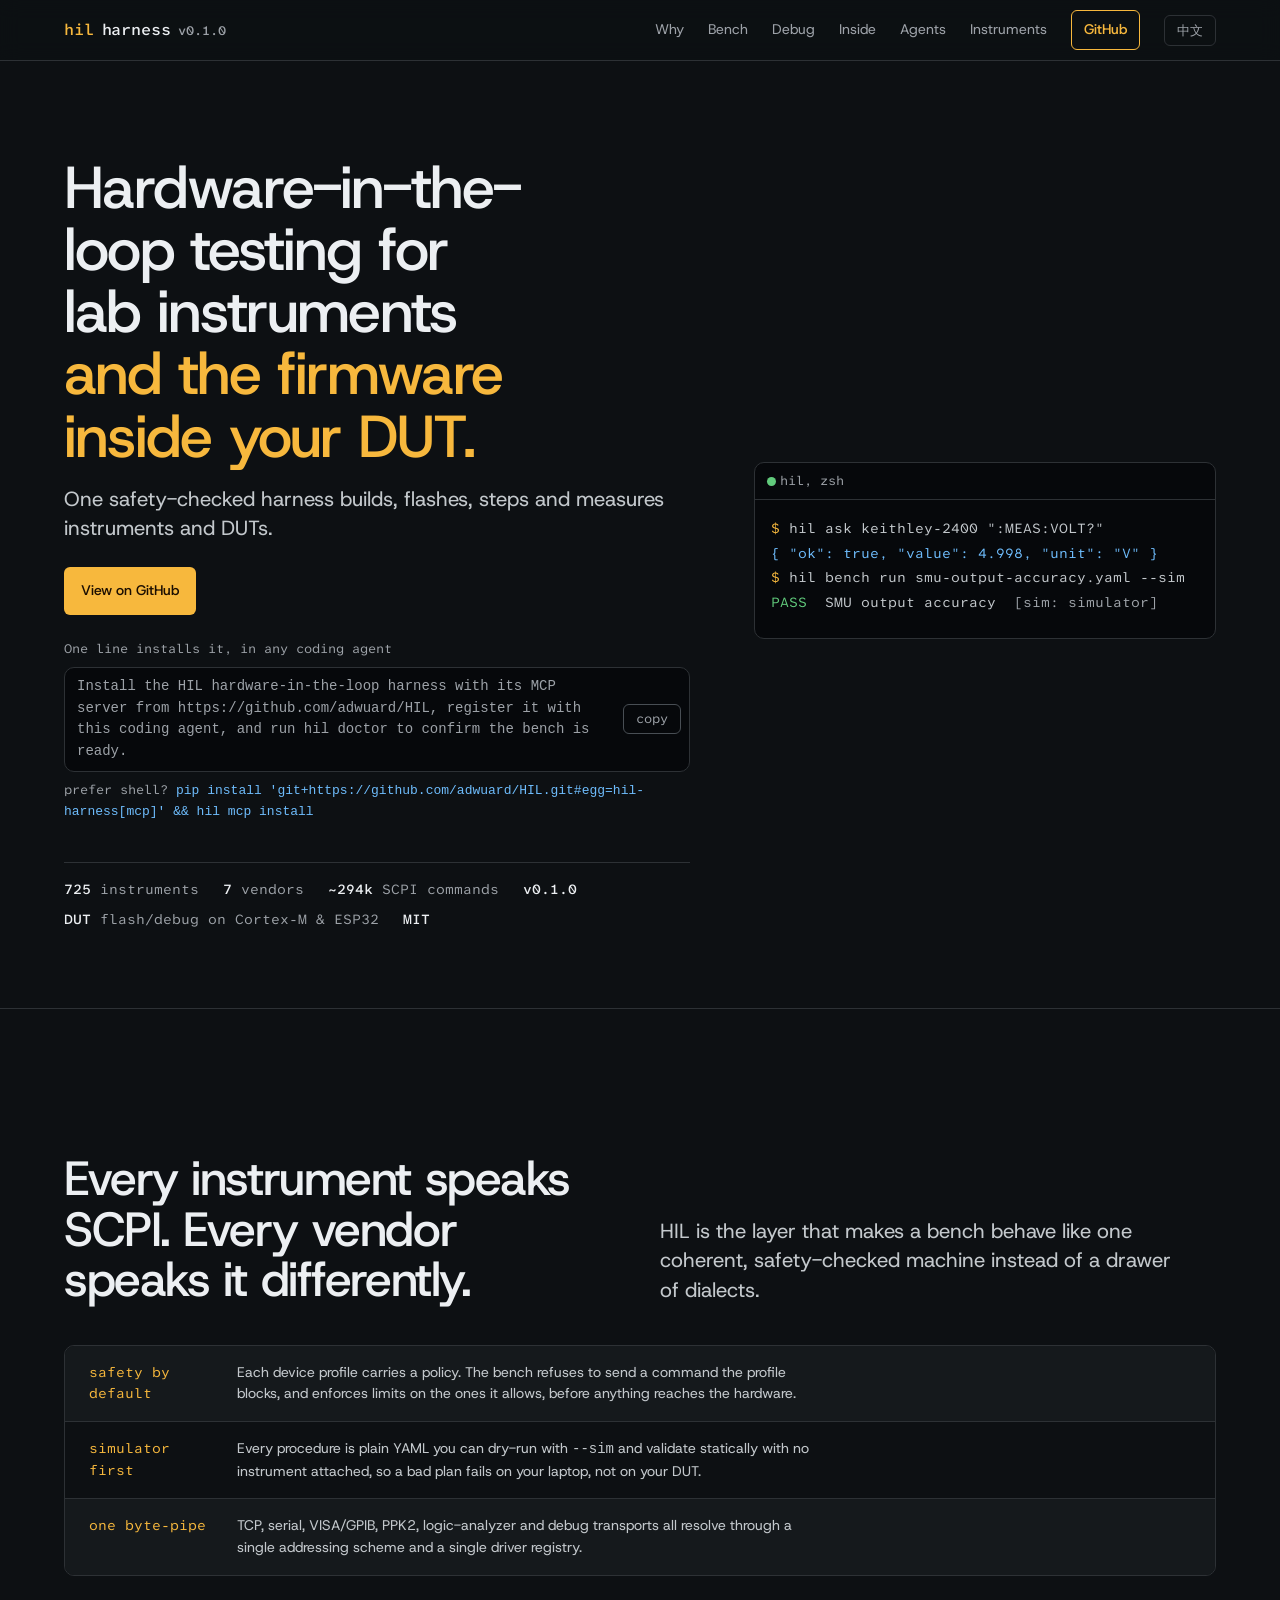
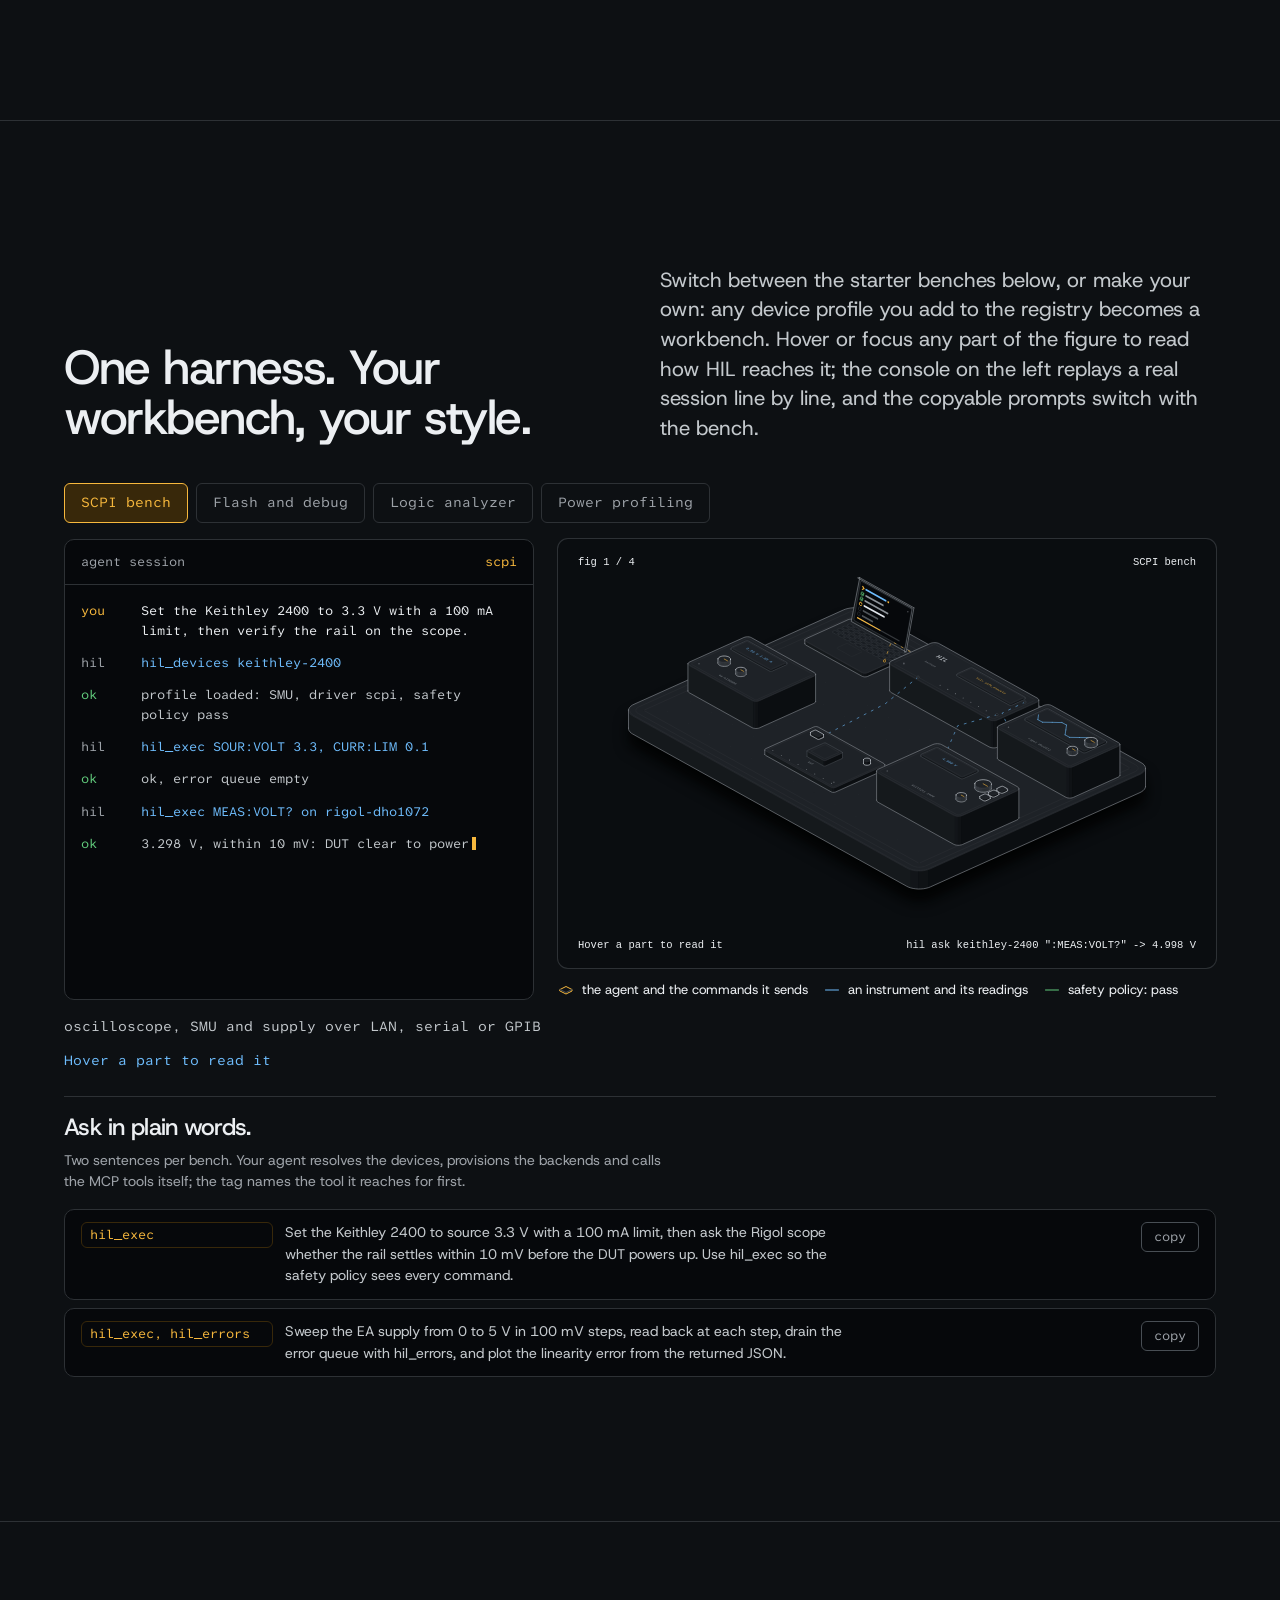
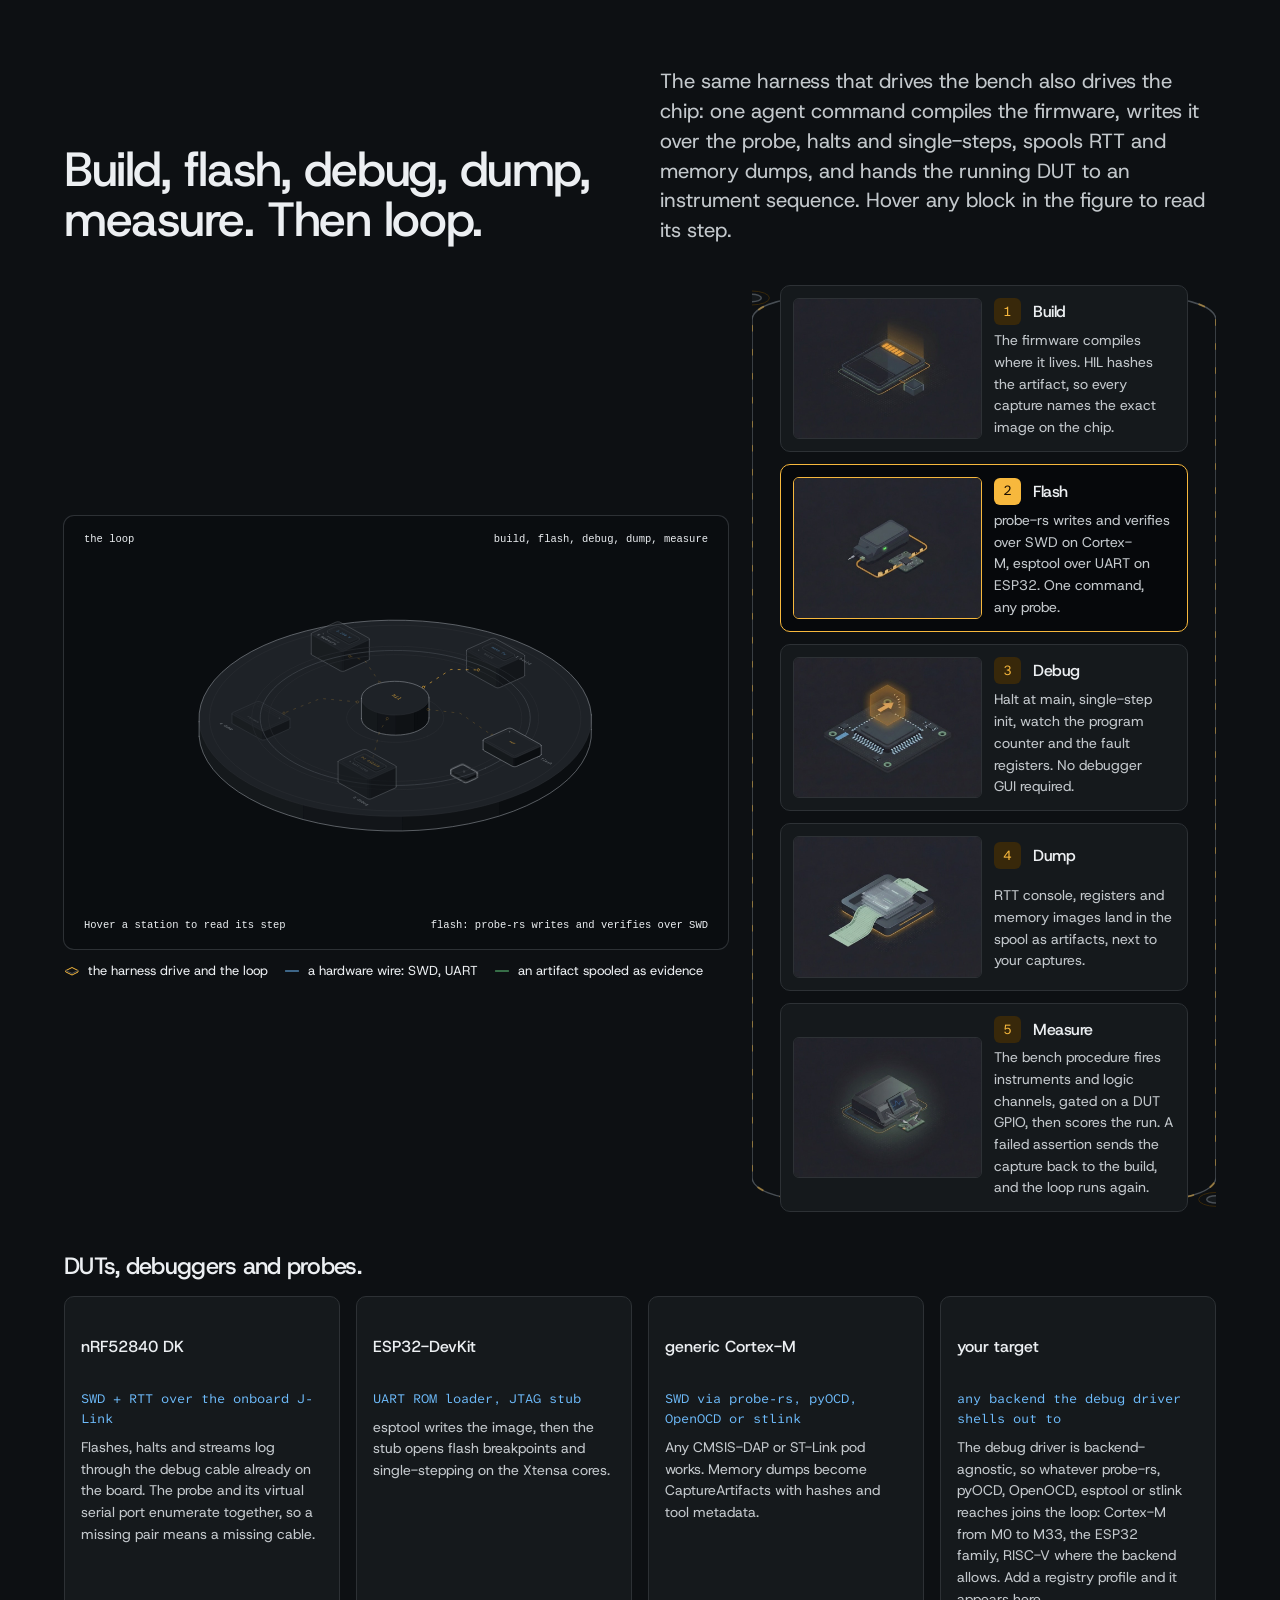
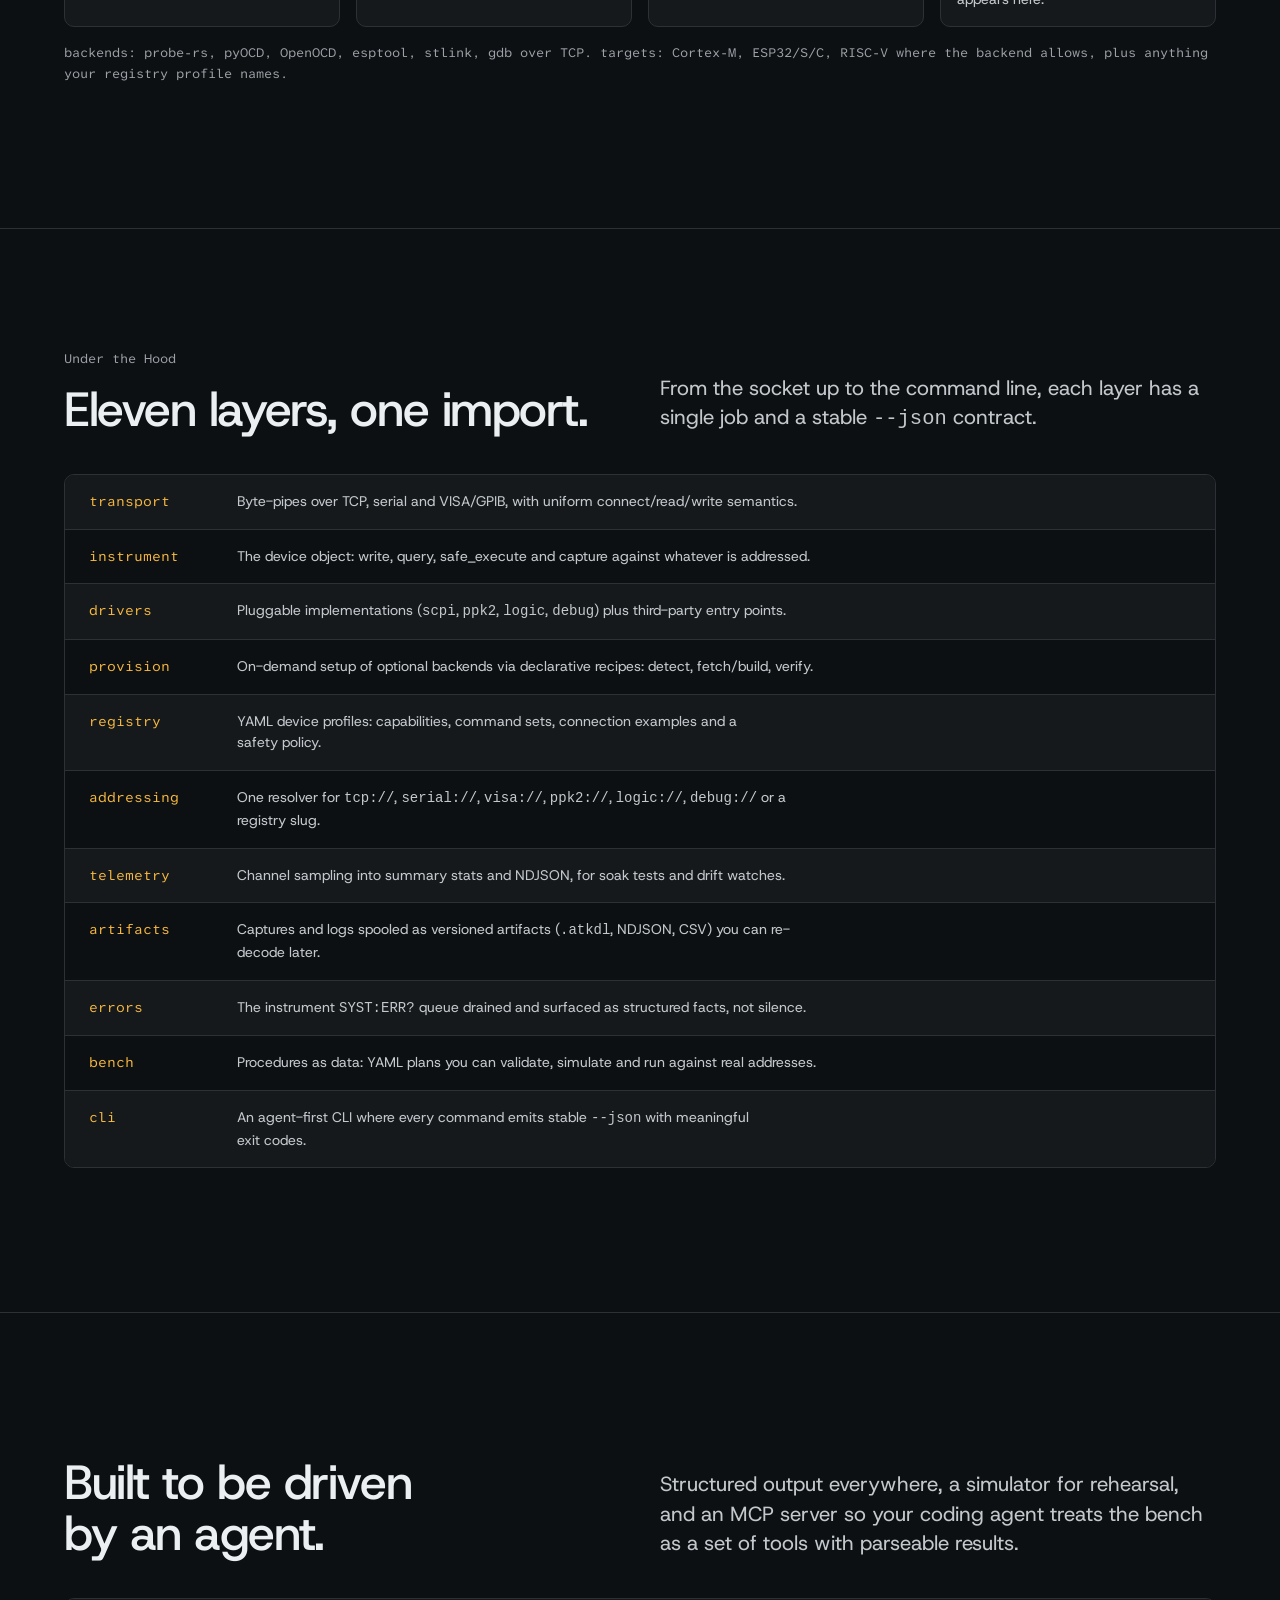
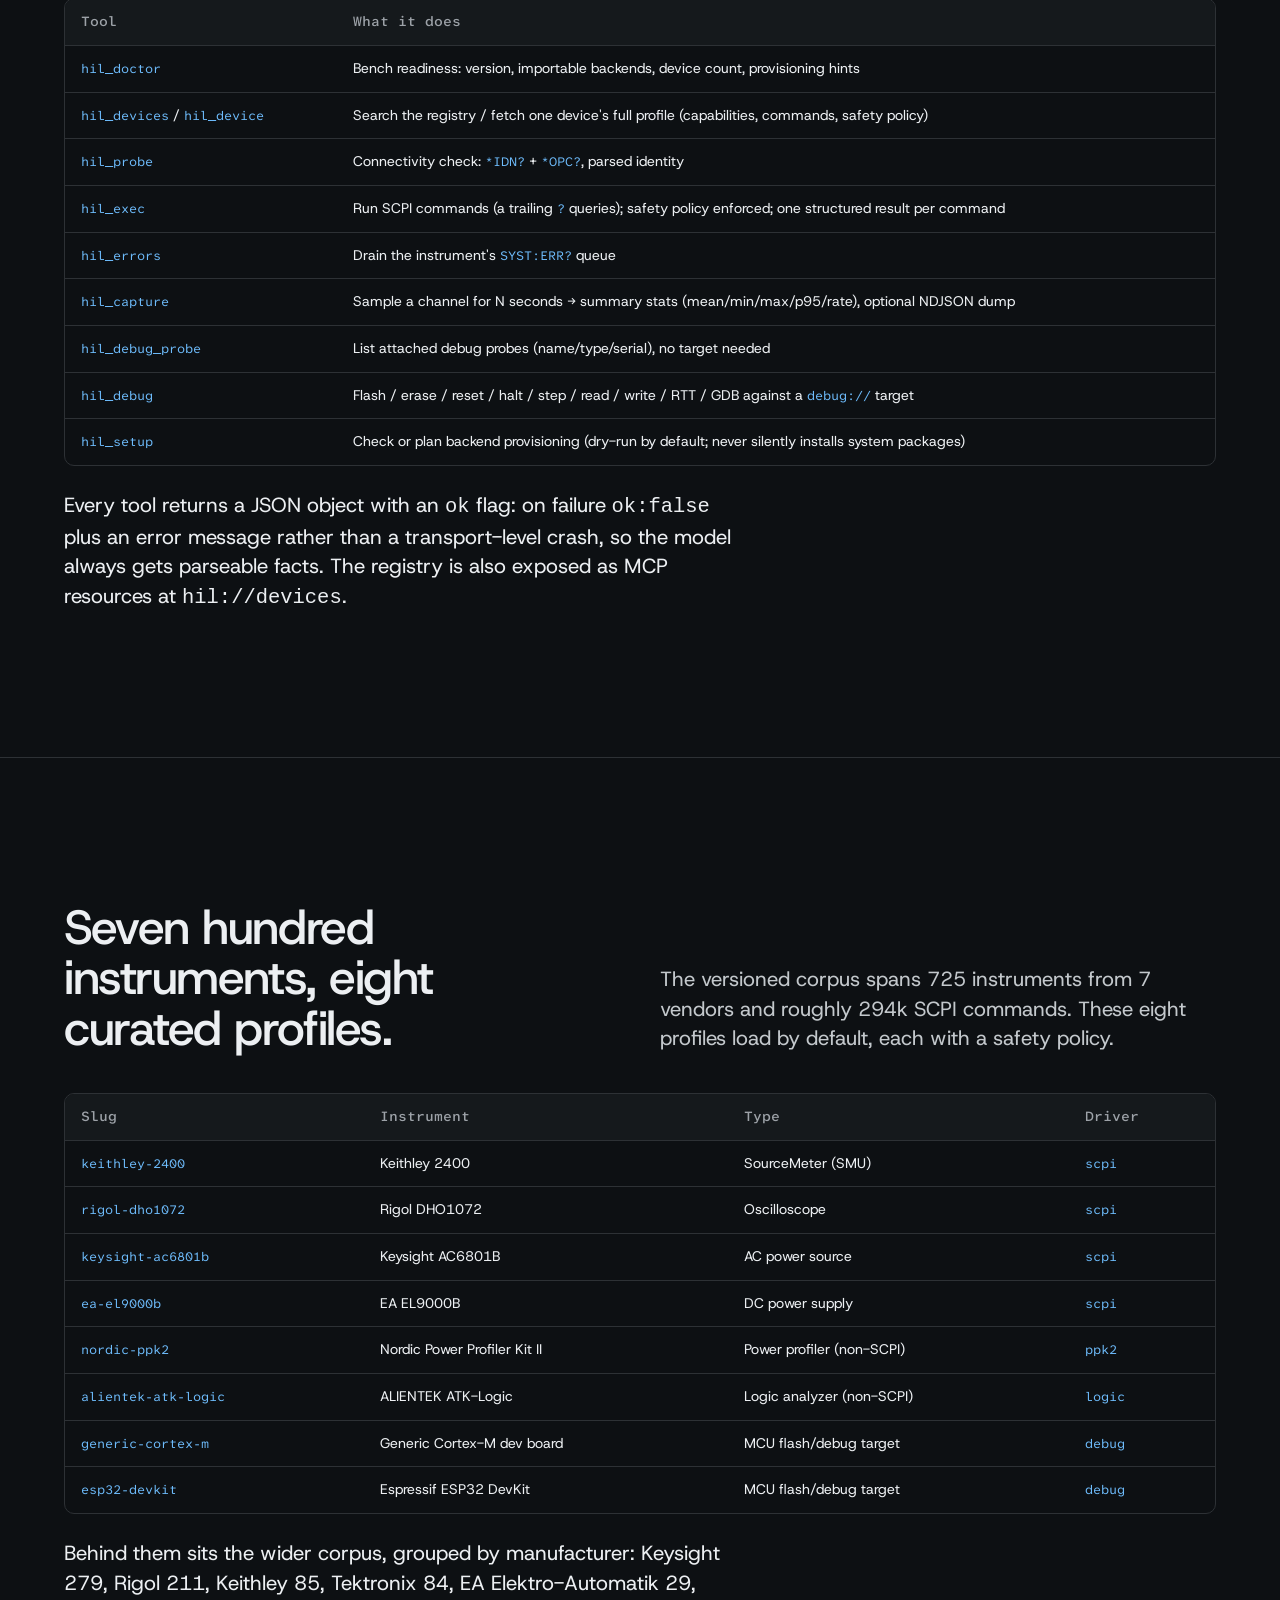
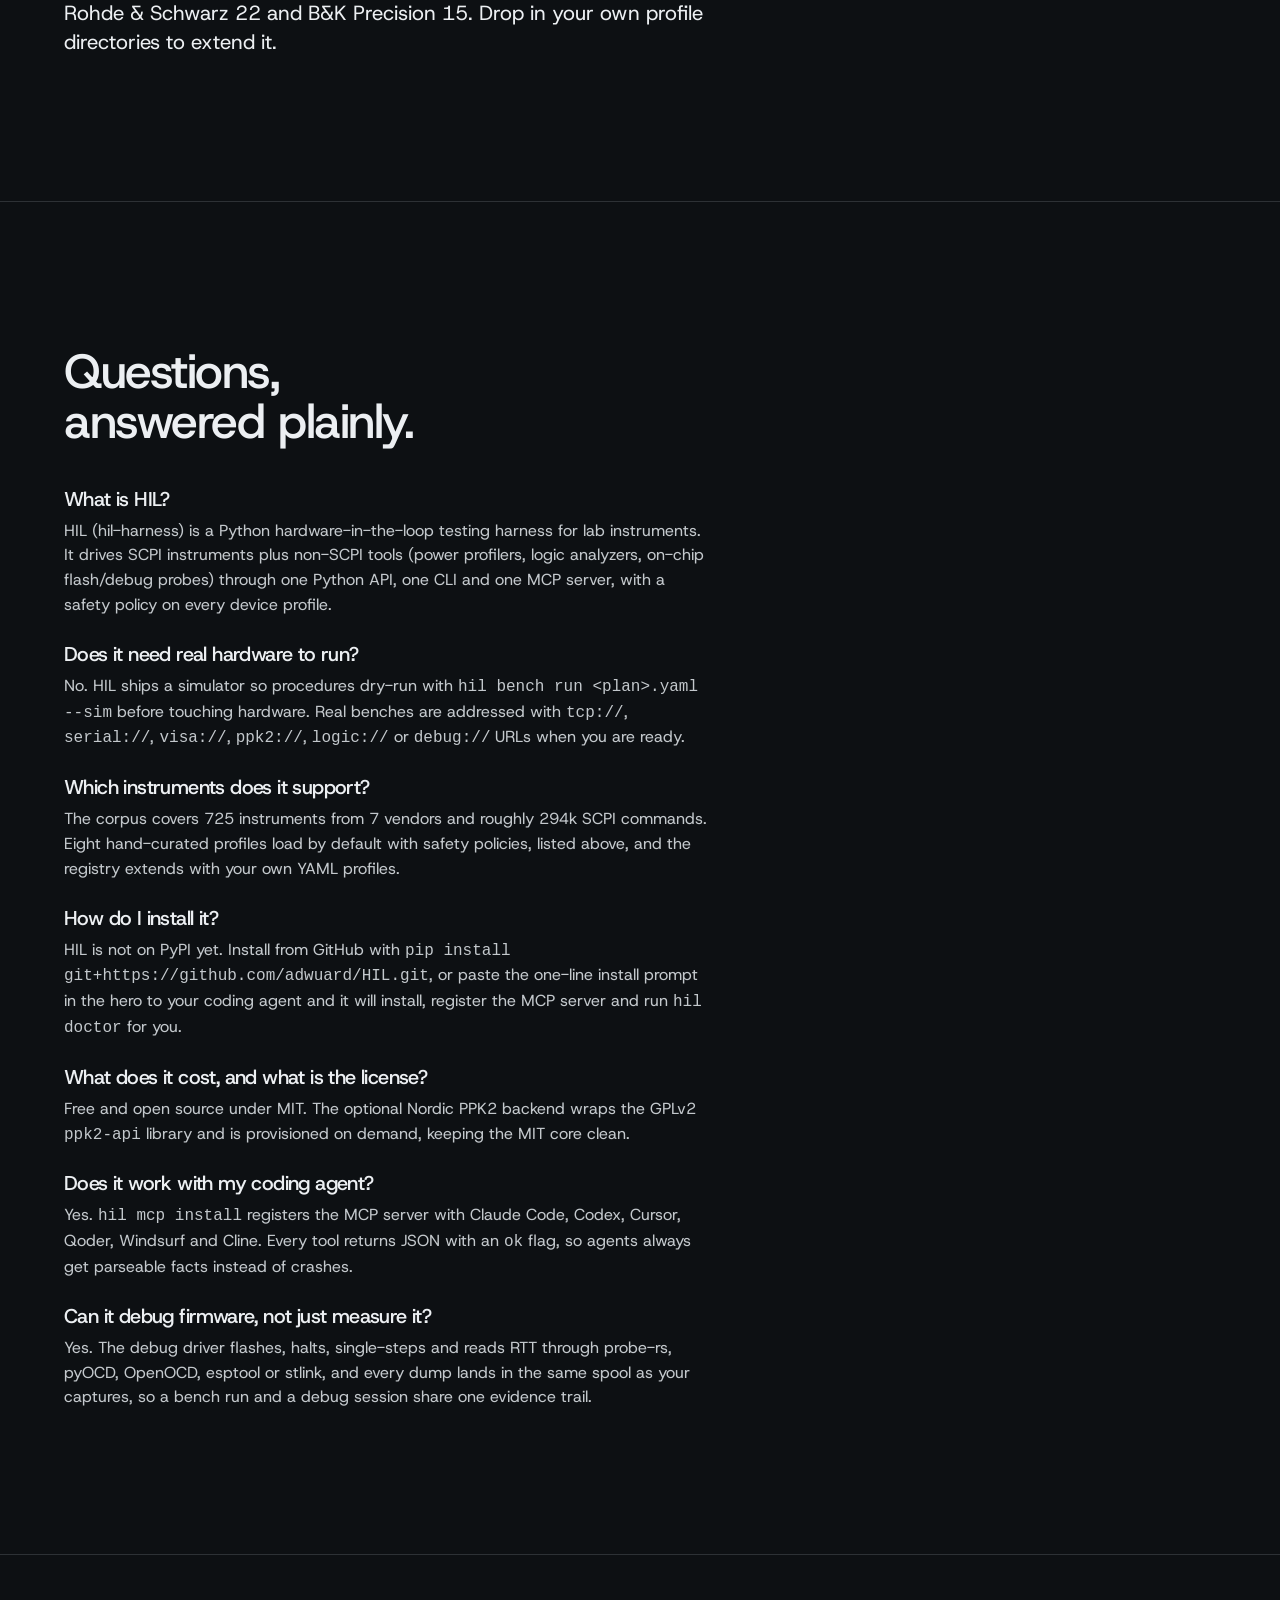
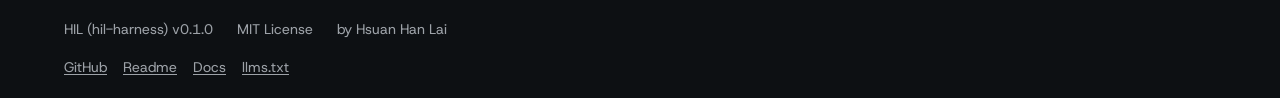
<file: site/index.html>
<!doctype html>
<html lang="en">
<script>/* set html.zh before first paint: stored choice wins, else browser language */(function(){try{var s=localStorage.getItem("hil-lang");var zh=s?s==="zh":(navigator.languages||[navigator.language||""]).some(function(l){return /^zh\b|^zh-/i.test(l);});if(zh){var r=document.documentElement;r.classList.add("zh");r.setAttribute("lang","zh-CN");}}catch(e){}})();</script>
<head>
<meta charset="utf-8">
<meta name="viewport" content="width=device-width, initial-scale=1">
<title>HIL: Hardware-in-the-Loop testing for lab instruments</title>
<meta name="description" content="Hardware-in-the-loop testing for lab instruments: 725 SCPI devices across 7 vendors, plus power profilers, logic analyzers and debug probes. Safety-checked, agent-ready.">
<link rel="canonical" href="https://hsuanhanlai.com/HIL/">
<meta name="theme-color" content="#15181c">
<link rel="icon" type="image/svg+xml" href="./assets/img/favicon.svg">
<meta property="og:type" content="website">
<meta property="og:site_name" content="HIL">
<meta property="og:title" content="HIL: Hardware-in-the-Loop testing for lab instruments">
<meta property="og:description" content="One Python harness that drives 725 SCPI instruments across 7 vendors, plus power profilers, logic analyzers and flash/debug probes, all safety-checked and agent-ready.">
<meta property="og:url" content="https://hsuanhanlai.com/HIL/">
<meta property="og:image" content="https://hsuanhanlai.com/HIL/assets/img/og-hero.png">
<meta property="og:image:width" content="1200">
<meta property="og:image:height" content="630">
<meta name="twitter:card" content="summary_large_image">
<meta name="twitter:title" content="HIL: Hardware-in-the-Loop testing for lab instruments">
<meta name="twitter:description" content="One Python harness that drives 725 SCPI instruments across 7 vendors, plus power profilers, logic analyzers and flash/debug probes, all safety-checked and agent-ready.">
<meta name="twitter:image" content="https://hsuanhanlai.com/HIL/assets/img/og-hero.png">
<link rel="preconnect" href="https://fonts.googleapis.com">
<link rel="preconnect" href="https://fonts.gstatic.com" crossorigin>
<link href="https://fonts.googleapis.com/css2?family=Host+Grotesk:wght@400;500&family=Atkinson+Hyperlegible+Mono:wght@400;500&display=swap" rel="stylesheet">
<link rel="stylesheet" href="./assets/styles.css">
<script type="application/ld+json">
{"@context":"https://schema.org","@graph":[
{"@type":"SoftwareApplication","name":"HIL","alternateName":"hil-harness","applicationCategory":"DeveloperApplication","operatingSystem":"Python 3.10+","softwareVersion":"0.1.0","license":"https://opensource.org/licenses/MIT","codeRepository":"https://github.com/adwuard/HIL","url":"https://hsuanhanlai.com/HIL/","description":"Hardware-in-the-loop testing harness for lab instruments: drives SCPI instruments, power profilers, logic analyzers and on-chip flash/debug probes from one Python API, CLI and MCP server, with a safety policy on every device.","author":{"@type":"Person","name":"Hsuan Han Lai"},"offers":{"@type":"Offer","price":"0","priceCurrency":"USD"}},
{"@type":"WebSite","name":"HIL","url":"https://hsuanhanlai.com/HIL/"},
{"@type":"FAQPage","mainEntity":[
{"@type":"Question","name":"What is HIL?","acceptedAnswer":{"@type":"Answer","text":"HIL (hil-harness) is a Python hardware-in-the-loop testing harness for lab instruments. It drives SCPI instruments plus non-SCPI tools such as power profilers, logic analyzers and on-chip flash/debug probes through one Python API, one CLI and one MCP server, with a safety policy attached to every device profile."}},
{"@type":"Question","name":"Does HIL need real hardware to run?","acceptedAnswer":{"@type":"Answer","text":"No. HIL ships a simulator so procedures can be dry-run with `hil bench run <plan>.yaml --sim` before touching real hardware. Real benches are addressed with tcp://, serial://, visa://, ppk2://, logic:// or debug:// URLs when you are ready."}},
{"@type":"Question","name":"Which instruments does HIL support?","acceptedAnswer":{"@type":"Answer","text":"The versioned corpus covers 725 instruments from 7 vendors and roughly 294k SCPI commands. Eight hand-curated profiles load by default with safety policies: Keithley 2400, Rigol DHO1072, Keysight AC6801B, EA EL9000B, Nordic PPK2, ALIENTEK ATK-Logic, generic Cortex-M and ESP32 DevKit."}},
{"@type":"Question","name":"How do I install HIL?","acceptedAnswer":{"@type":"Answer","text":"HIL is not on PyPI yet; install from GitHub with `pip install git+https://github.com/adwuard/HIL.git`, adding extras such as `hil-harness[mcp]` for the MCP server. Alternatively paste the one-line install prompt on this page to your coding agent."}},
{"@type":"Question","name":"What does HIL cost and what is the license?","acceptedAnswer":{"@type":"Answer","text":"HIL is free and open source under the MIT license. The optional Nordic PPK2 backend wraps the GPLv2 ppk2-api library and is provisioned on demand, keeping the MIT core clean."}},
{"@type":"Question","name":"Does HIL work with my coding agent?","acceptedAnswer":{"@type":"Answer","text":"Yes. `hil mcp install` registers the HIL MCP server with Claude Code, Codex, Cursor, Qoder, Windsurf and Cline. Every tool returns a JSON object with an ok flag so agents always receive parseable facts."}},
{"@type":"Question","name":"Can HIL debug firmware, not just measure it?","acceptedAnswer":{"@type":"Answer","text":"Yes. The debug driver flashes, halts, single-steps and reads RTT through probe-rs, pyOCD, OpenOCD, esptool or stlink. Dumps land in the same spool as captures, so bench runs and debug sessions share one evidence trail."}}
]}]}
</script>
</head>
<body>
<a class="skip-link" href="#main"><span class="i18n-en">Skip to content</span><span class="i18n-zh">跳到正文</span></a>

<header class="site-header">
  <div class="container">
    <a class="wordmark" href="./"><span class="mark">hil</span><span>harness</span><span class="ver">v0.1.0</span></a>
    <nav class="site-nav" aria-label="Primary">
      <a href="#why"><span class="i18n-en">Why</span><span class="i18n-zh">为什么</span></a>
      <a href="#bench"><span class="i18n-en">Bench</span><span class="i18n-zh">工作台</span></a>
      <a href="#debug-loop"><span class="i18n-en">Debug</span><span class="i18n-zh">调试</span></a>
      <a href="#inside"><span class="i18n-en">Inside</span><span class="i18n-zh">深入内部</span></a>
      <a href="#agents"><span class="i18n-en">Agents</span><span class="i18n-zh">智能体</span></a>
      <a href="#instruments"><span class="i18n-en">Instruments</span><span class="i18n-zh">仪器</span></a>
      <a class="nav-cta" href="https://github.com/adwuard/HIL">GitHub</a>
      <button class="lang-toggle" type="button" data-lang-toggle aria-pressed="false" title="中文 / English"><span class="i18n-en">中文</span><span class="i18n-zh">EN</span></button>
    </nav>
  </div>
</header>

<main id="main">

  <section class="hero">
    <div class="container hero-grid">
      <div>
        <h1><span class="i18n-en">Hardware-in-the-loop testing for lab instruments <span class="h1-accent">and the firmware inside your DUT.</span></span><span class="i18n-zh">面向实验室仪器的硬件在环测试，<span class="h1-accent">也覆盖 DUT 里的固件。</span></span></h1>
        <p class="lead"><span class="i18n-en">One safety-checked harness builds, flashes, steps and measures instruments and DUTs.</span><span class="i18n-zh">一个经过安全检查的框架，负责构建、烧录、单步执行，并测量仪器与 DUT。</span></p>
        <div class="hero-cta">
          <a class="btn btn-primary" href="https://github.com/adwuard/HIL"><span class="i18n-en">View on GitHub</span><span class="i18n-zh">在 GitHub 查看</span></a>
        </div>
        <div class="hero-install">
          <p class="hero-install-label"><span class="i18n-en">One line installs it, in any coding agent</span><span class="i18n-zh">一行即可安装，适用于任何编码智能体</span></p>
          <div class="prompt-cmd"><code>Install the HIL hardware-in-the-loop harness with its MCP server from https://github.com/adwuard/HIL, register it with this coding agent, and run hil doctor to confirm the bench is ready.</code><button class="copy-btn" type="button" data-copy="Install the HIL hardware-in-the-loop harness with its MCP server from https://github.com/adwuard/HIL, register it with this coding agent, and run hil doctor to confirm the bench is ready.">copy</button></div>
          <p class="hero-install-shell"><span class="i18n-en">prefer shell? </span><span class="i18n-zh">更喜欢命令行？</span><code>pip install 'git+https://github.com/adwuard/HIL.git#egg=hil-harness[mcp]' &amp;&amp; hil mcp install</code></p>
        </div>
        <dl class="stat-strip">
          <div><b class="num">725</b> <span class="i18n-en">instruments</span><span class="i18n-zh">台仪器</span></div>
          <div><b class="num">7</b> <span class="i18n-en">vendors</span><span class="i18n-zh">家厂商</span></div>
          <div><b class="num">~294k</b> <span class="i18n-en">SCPI commands</span><span class="i18n-zh">条 SCPI 命令</span></div>
          <div><b>v0.1.0</b></div>
          <div><b>DUT</b> <span class="i18n-en">flash/debug on Cortex-M &amp; ESP32</span><span class="i18n-zh">在 Cortex-M 与 ESP32 上烧录/调试</span></div>
          <div><b>MIT</b></div>
        </dl>
      </div>
      <div class="term" aria-label="Example terminal session">
        <div class="term-bar"><span class="dot ok"></span><span>hil, zsh</span></div>
        <div class="term-body"><span class="p">$</span> hil ask keithley-2400 ":MEAS:VOLT?"
<span class="c">{ "ok": true, "value": 4.998, "unit": "V" }</span>
<span class="p">$</span> hil bench run smu-output-accuracy.yaml --sim
<span class="g">PASS</span>  SMU output accuracy  <span class="m">[sim: simulator]</span></div>
      </div>
    </div>
  </section>

  <section class="section" id="why">
    <div class="container">
      <div class="section-head">
        <h2><span class="i18n-en">Every instrument speaks SCPI. Every vendor speaks it differently.</span><span class="i18n-zh">每台仪器都说 SCPI，每家厂商的方言各不相同。</span></h2>
        <p class="lead"><span class="i18n-en">HIL is the layer that makes a bench behave like one coherent, safety-checked machine instead of a drawer of dialects.</span><span class="i18n-zh">HIL 是那一层：让整张工作台表现得像一台统一、经过安全检查的机器，而不是一抽屉方言。</span></p>
      </div>
      <div class="stack">
        <div class="stack-row"><span class="layer">safety by default</span><p><span class="i18n-en">Each device profile carries a policy. The bench refuses to send a command the profile blocks, and enforces limits on the ones it allows, before anything reaches the hardware.</span><span class="i18n-zh">每个设备档案都携带一份策略。工作台拒绝发送被档案阻止的命令，并对放行的命令强制设限，而这一切都发生在触达硬件之前。</span></p></div>
        <div class="stack-row"><span class="layer">simulator first</span><p><span class="i18n-en">Every procedure is plain YAML you can dry-run with <code>--sim</code> and validate statically with no instrument attached, so a bad plan fails on your laptop, not on your DUT.</span><span class="i18n-zh">每个流程都是纯 YAML，可以用 <code>--sim</code> 干跑，也能在不连接任何仪器的情况下静态校验，让糟糕的计划失败在你的笔记本上，而不是 DUT 上。</span></p></div>
        <div class="stack-row"><span class="layer">one byte-pipe</span><p><span class="i18n-en">TCP, serial, VISA/GPIB, PPK2, logic-analyzer and debug transports all resolve through a single addressing scheme and a single driver registry.</span><span class="i18n-zh">TCP、串口、VISA/GPIB、PPK2、逻辑分析仪与调试传输，全部通过同一套寻址方案和同一个驱动注册表解析。</span></p></div>
      </div>
    </div>
  </section>

  <section class="section" id="bench">
    <div class="container">
      <div class="section-head">
        <h2><span class="i18n-en">One harness. Your workbench, your style.</span><span class="i18n-zh">一个框架。你的工作台，你的风格。</span></h2>
        <p class="lead"><span class="i18n-en">Switch between the starter benches below, or make your own: any device profile you add to the registry becomes a workbench. Hover or focus any part of the figure to read how HIL reaches it; the console on the left replays a real session line by line, and the copyable prompts switch with the bench.</span><span class="i18n-zh">在下面的入门工作台之间切换，或者自建一个：任何加入注册表的设备档案都会成为一个工作台。悬停或聚焦图中任意部件，即可查看 HIL 如何触达它；左侧控制台逐行回放一次真实会话，可复制的提示词随工作台切换。</span></p>
      </div>
      <div class="bench iso">
        <div class="bench-tabs"></div>
        <div class="bench-grid">
          <div class="agent-console" data-console>
            <div class="console-head"><span>agent session</span><span class="console-tag" data-console-tag>scpi</span></div>
            <ol class="console-lines" data-console-host><li class="console-line" data-kind="you" style="--i:0"><span class="console-who">you</span><p>Set the Keithley 2400 to 3.3 V with a 100 mA limit, then verify the rail on the scope.</p></li><li class="console-line" data-kind="call" style="--i:1"><span class="console-who">hil</span><p>hil_devices keithley-2400</p></li><li class="console-line" data-kind="ok" style="--i:2"><span class="console-who">ok</span><p>profile loaded: SMU, driver scpi, safety policy pass</p></li><li class="console-line" data-kind="call" style="--i:3"><span class="console-who">hil</span><p>hil_exec SOUR:VOLT 3.3, CURR:LIM 0.1</p></li><li class="console-line" data-kind="ok" style="--i:4"><span class="console-who">ok</span><p>ok, error queue empty</p></li><li class="console-line" data-kind="call" style="--i:5"><span class="console-who">hil</span><p>hil_exec MEAS:VOLT? on rigol-dho1072</p></li><li class="console-line" data-kind="ok" style="--i:6"><span class="console-who">ok</span><p>3.298 V, within 10 mV: DUT clear to power</p></li></ol>
          </div>
          <figure class="iso-figure bench-figure" id="bench-figure">
          <div class="iso-plate" aria-label="SCPI bench workbench">
            <div class="iso-plate-corners" aria-hidden="true">
              <span class="iso-plate-corner" data-corner="fig">fig 1 / 4</span>
              <span class="iso-plate-corner" data-corner="title"><span class="i18n-en">SCPI bench</span><span class="i18n-zh">SCPI 工作台</span></span>
              <span class="iso-plate-corner" data-corner="hint"><span class="i18n-en">Hover a part to read it</span><span class="i18n-zh">悬停任意部件即可查看说明</span></span>
              <span class="iso-plate-corner" data-corner="readout" data-readout>hil ask keithley-2400 ":MEAS:VOLT?"  -&gt;  4.998 V</span>
            </div>
            <div data-svg-host><svg xmlns="http://www.w3.org/2000/svg" class="iso-svg bench-svg" viewBox="0 0 820 470" role="img" aria-label="A hardware-in-the-loop bench drawn in isometric. A laptop running your coding agent on the left links to the HIL harness at the back, which fans out over colour-coded links to the instruments of the selected workbench and to the device under test at the front. Amber is the agent and its commands, blue is an instrument and its readings, green is a passing safety check."><g data-part="bench"><path class="iso-halo" d="M62.5 190.7L63.2 188.5L64.7 186.5L67 184.6L69.9 182.9L351.7 56.1L355.2 54.8L359.2 53.9L363.5 53.3L367.9 53.2L372.2 53.6L376.4 54.3L380.2 55.5L383.4 56.9L751.7 261.5L754.3 263.2L756.2 265.2L757.3 267.4L757.5 269.6L757.5 293.9L756.8 296.1L755.3 298.1L753 300L750.1 301.6L468.3 428.5L464.8 429.8L460.8 430.7L456.5 431.3L452.1 431.4L447.8 431L443.6 430.3L439.8 429.1L436.6 427.7L68.3 223.1L65.7 221.4L63.8 219.4L62.7 217.2L62.5 215Z"/><g class="iso-solid"><path class="iso-fill" d="M355.4 88.2L355.8 86.8L356.9 85.5L358.7 84.4L361 83.6L363.7 83.2L366.5 83.2L369.2 83.6L371.6 84.3L373.4 85.3L374.6 86.6L375.1 88L375.1 102.6L374.7 104L373.6 105.2L371.8 106.3L369.5 107.1L366.8 107.5L364 107.5L361.4 107.2L359 106.4L357.1 105.4L355.9 104.1L355.4 102.8Z"/><path class="iso-shade" data-shade="0" d="M371.8 106.3L369.5 107.1L369.5 92.5L371.8 91.7ZM375.1 102.6L374.7 104L374.7 89.4L375.1 88ZM374.7 104L373.6 105.2L373.6 90.6L374.7 89.4ZM373.6 105.2L371.8 106.3L371.8 91.7L373.6 90.6Z"/><path class="iso-shade" data-shade="1" d="M369.5 107.1L366.8 107.5L366.8 92.9L369.5 92.5ZM366.8 107.5L364 107.5L364 92.9L366.8 92.9Z"/><path class="iso-shade" data-shade="2" d="M364 107.5L361.4 107.2L361.4 92.6L364 92.9Z"/><path class="iso-shade" data-shade="3" d="M361.4 107.2L359 106.4L359 91.8L361.4 92.6ZM359 106.4L357.1 105.4L357.1 90.8L359 91.8ZM357.1 105.4L355.9 104.1L355.9 89.5L357.1 90.8ZM355.9 104.1L355.4 102.8L355.4 88.2L355.9 89.5Z"/><path class="iso-top" d="M371.8 91.7L369.5 92.5L366.8 92.9L364 92.9L361.4 92.6L359 91.8L357.1 90.8L355.9 89.5L355.4 88.2L355.8 86.8L356.9 85.5L358.7 84.4L361 83.6L363.7 83.2L366.5 83.2L369.2 83.6L371.6 84.3L373.4 85.3L374.6 86.6L375.1 88L374.7 89.4L373.6 90.6Z"/><path class="iso-line iso-crease" data-tone="faint" d="M375.1 88L374.7 89.4L373.6 90.6L371.8 91.7L369.5 92.5L366.8 92.9L364 92.9L361.4 92.6L359 91.8L357.1 90.8L355.9 89.5L355.4 88.2"/><path class="iso-line iso-edge" data-tone="lo" d="M355.4 88.2L355.8 86.8L356.9 85.5L358.7 84.4L361 83.6L363.7 83.2L366.5 83.2L369.2 83.6L371.6 84.3L373.4 85.3L374.6 86.6L375.1 88M375.1 102.6L374.7 104L373.6 105.2L371.8 106.3L369.5 107.1L366.8 107.5L364 107.5L361.4 107.2L359 106.4L357.1 105.4L355.9 104.1L355.4 102.8M355.4 88.2L355.4 102.8M375.1 88L375.1 102.6"/></g><g class="iso-solid"><path class="iso-fill" d="M102.9 201.8L103.3 200.5L104.4 199.2L106.2 198.1L108.5 197.3L111.2 196.9L114 196.9L116.7 197.2L119 198L120.9 199L122.1 200.3L122.6 201.7L122.6 216.2L122.2 217.6L121.1 218.9L119.3 220L117 220.8L114.3 221.2L111.5 221.2L108.8 220.9L106.4 220.1L104.6 219.1L103.4 217.8L102.9 216.4Z"/><path class="iso-shade" data-shade="0" d="M119.3 220L117 220.8L117 206.2L119.3 205.4ZM122.6 216.2L122.2 217.6L122.2 203L122.6 201.7ZM122.2 217.6L121.1 218.9L121.1 204.3L122.2 203ZM121.1 218.9L119.3 220L119.3 205.4L121.1 204.3Z"/><path class="iso-shade" data-shade="1" d="M117 220.8L114.3 221.2L114.3 206.6L117 206.2ZM114.3 221.2L111.5 221.2L111.5 206.6L114.3 206.6Z"/><path class="iso-shade" data-shade="2" d="M111.5 221.2L108.8 220.9L108.8 206.3L111.5 206.6Z"/><path class="iso-shade" data-shade="3" d="M108.8 220.9L106.4 220.1L106.4 205.5L108.8 206.3ZM106.4 220.1L104.6 219.1L104.6 204.5L106.4 205.5ZM104.6 219.1L103.4 217.8L103.4 203.2L104.6 204.5ZM103.4 217.8L102.9 216.4L102.9 201.8L103.4 203.2Z"/><path class="iso-top" d="M119.3 205.4L117 206.2L114.3 206.6L111.5 206.6L108.8 206.3L106.4 205.5L104.6 204.5L103.4 203.2L102.9 201.8L103.3 200.5L104.4 199.2L106.2 198.1L108.5 197.3L111.2 196.9L114 196.9L116.7 197.2L119 198L120.9 199L122.1 200.3L122.6 201.7L122.2 203L121.1 204.3Z"/><path class="iso-line iso-crease" data-tone="faint" d="M122.6 201.7L122.2 203L121.1 204.3L119.3 205.4L117 206.2L114.3 206.6L111.5 206.6L108.8 206.3L106.4 205.5L104.6 204.5L103.4 203.2L102.9 201.8"/><path class="iso-line iso-edge" data-tone="lo" d="M102.9 201.8L103.3 200.5L104.4 199.2L106.2 198.1L108.5 197.3L111.2 196.9L114 196.9L116.7 197.2L119 198L120.9 199L122.1 200.3L122.6 201.7M122.6 216.2L122.2 217.6L121.1 218.9L119.3 220L117 220.8L114.3 221.2L111.5 221.2L108.8 220.9L106.4 220.1L104.6 219.1L103.4 217.8L102.9 216.4M102.9 201.8L102.9 216.4M122.6 201.7L122.6 216.2"/></g><g class="iso-solid"><path class="iso-fill" d="M697.4 278.1L697.8 276.7L698.9 275.4L700.7 274.3L703 273.5L705.7 273.1L708.5 273.1L711.2 273.5L713.6 274.2L715.4 275.2L716.6 276.5L717.1 277.9L717.1 292.5L716.7 293.9L715.6 295.1L713.8 296.2L711.5 297L708.8 297.4L706 297.4L703.3 297.1L701 296.3L699.1 295.3L697.9 294L697.4 292.7Z"/><path class="iso-shade" data-shade="0" d="M713.8 296.2L711.5 297L711.5 282.4L713.8 281.6ZM717.1 292.5L716.7 293.9L716.7 279.3L717.1 277.9ZM716.7 293.9L715.6 295.1L715.6 280.6L716.7 279.3ZM715.6 295.1L713.8 296.2L713.8 281.6L715.6 280.6Z"/><path class="iso-shade" data-shade="1" d="M711.5 297L708.8 297.4L708.8 282.8L711.5 282.4ZM708.8 297.4L706 297.4L706 282.9L708.8 282.8Z"/><path class="iso-shade" data-shade="2" d="M706 297.4L703.3 297.1L703.3 282.5L706 282.9Z"/><path class="iso-shade" data-shade="3" d="M703.3 297.1L701 296.3L701 281.8L703.3 282.5ZM701 296.3L699.1 295.3L699.1 280.7L701 281.8ZM699.1 295.3L697.9 294L697.9 279.5L699.1 280.7ZM697.9 294L697.4 292.7L697.4 278.1L697.9 279.5Z"/><path class="iso-top" d="M713.8 281.6L711.5 282.4L708.8 282.8L706 282.9L703.3 282.5L701 281.8L699.1 280.7L697.9 279.5L697.4 278.1L697.8 276.7L698.9 275.4L700.7 274.3L703 273.5L705.7 273.1L708.5 273.1L711.2 273.5L713.6 274.2L715.4 275.2L716.6 276.5L717.1 277.9L716.7 279.3L715.6 280.6Z"/><path class="iso-line iso-crease" data-tone="faint" d="M717.1 277.9L716.7 279.3L715.6 280.6L713.8 281.6L711.5 282.4L708.8 282.8L706 282.9L703.3 282.5L701 281.8L699.1 280.7L697.9 279.5L697.4 278.1"/><path class="iso-line iso-edge" data-tone="lo" d="M697.4 278.1L697.8 276.7L698.9 275.4L700.7 274.3L703 273.5L705.7 273.1L708.5 273.1L711.2 273.5L713.6 274.2L715.4 275.2L716.6 276.5L717.1 277.9M717.1 292.5L716.7 293.9L715.6 295.1L713.8 296.2L711.5 297L708.8 297.4L706 297.4L703.3 297.1L701 296.3L699.1 295.3L697.9 294L697.4 292.7M697.4 278.1L697.4 292.7M717.1 277.9L717.1 292.5"/></g><g class="iso-solid"><path class="iso-fill" d="M444.9 391.8L445.3 390.4L446.4 389.1L448.2 388L450.5 387.2L453.2 386.8L456 386.8L458.6 387.2L461 387.9L462.9 388.9L464.1 390.2L464.6 391.6L464.6 406.2L464.2 407.5L463.1 408.8L461.3 409.9L459 410.7L456.3 411.1L453.5 411.1L450.8 410.8L448.4 410L446.6 409L445.4 407.7L444.9 406.3Z"/><path class="iso-shade" data-shade="0" d="M461.3 409.9L459 410.7L459 396.1L461.3 395.3ZM464.6 406.2L464.2 407.5L464.2 393L464.6 391.6ZM464.2 407.5L463.1 408.8L463.1 394.2L464.2 393ZM463.1 408.8L461.3 409.9L461.3 395.3L463.1 394.2Z"/><path class="iso-shade" data-shade="1" d="M459 410.7L456.3 411.1L456.3 396.5L459 396.1ZM456.3 411.1L453.5 411.1L453.5 396.5L456.3 396.5Z"/><path class="iso-shade" data-shade="2" d="M453.5 411.1L450.8 410.8L450.8 396.2L453.5 396.5Z"/><path class="iso-shade" data-shade="3" d="M450.8 410.8L448.4 410L448.4 395.4L450.8 396.2ZM448.4 410L446.6 409L446.6 394.4L448.4 395.4ZM446.6 409L445.4 407.7L445.4 393.1L446.6 394.4ZM445.4 407.7L444.9 406.3L444.9 391.8L445.4 393.1Z"/><path class="iso-top" d="M461.3 395.3L459 396.1L456.3 396.5L453.5 396.5L450.8 396.2L448.4 395.4L446.6 394.4L445.4 393.1L444.9 391.8L445.3 390.4L446.4 389.1L448.2 388L450.5 387.2L453.2 386.8L456 386.8L458.6 387.2L461 387.9L462.9 388.9L464.1 390.2L464.6 391.6L464.2 393L463.1 394.2Z"/><path class="iso-line iso-crease" data-tone="faint" d="M464.6 391.6L464.2 393L463.1 394.2L461.3 395.3L459 396.1L456.3 396.5L453.5 396.5L450.8 396.2L448.4 395.4L446.6 394.4L445.4 393.1L444.9 391.8"/><path class="iso-line iso-edge" data-tone="lo" d="M444.9 391.8L445.3 390.4L446.4 389.1L448.2 388L450.5 387.2L453.2 386.8L456 386.8L458.6 387.2L461 387.9L462.9 388.9L464.1 390.2L464.6 391.6M464.6 406.2L464.2 407.5L463.1 408.8L461.3 409.9L459 410.7L456.3 411.1L453.5 411.1L450.8 410.8L448.4 410L446.6 409L445.4 407.7L444.9 406.3M444.9 391.8L444.9 406.3M464.6 391.6L464.6 406.2"/></g><g class="iso-solid"><path class="iso-fill" d="M62.5 176.1L63 174.4L64 172.7L65.5 171.1L67.5 169.6L69.9 168.4L351.7 41.5L354.5 40.4L357.6 39.6L360.9 39L364.4 38.7L367.9 38.6L371.4 38.9L374.8 39.4L378 40.1L380.9 41.1L383.4 42.3L751.7 246.9L753.9 248.3L755.5 249.8L756.7 251.5L757.4 253.2L757.5 255L757.5 279.3L757 281L756 282.7L754.5 284.3L752.5 285.8L750.1 287.1L468.3 413.9L465.5 415L462.4 415.8L459.1 416.4L455.6 416.7L452.1 416.8L448.6 416.5L445.2 416L442 415.3L439.1 414.3L436.6 413.1L68.3 208.5L66.1 207.1L64.5 205.6L63.3 203.9L62.6 202.2L62.5 200.4Z"/><path class="iso-shade" data-shade="0" d="M757.5 279.3L757 281L757 256.7L757.5 255ZM757 281L756 282.7L756 258.4L757 256.7ZM756 282.7L754.5 284.3L754.5 260L756 258.4ZM754.5 284.3L752.5 285.8L752.5 261.5L754.5 260ZM752.5 285.8L750.1 287.1L750.1 262.7L752.5 261.5ZM750.1 287.1L468.3 413.9L468.3 389.6L750.1 262.7ZM468.3 413.9L465.5 415L465.5 390.6L468.3 389.6Z"/><path class="iso-shade" data-shade="1" d="M465.5 415L462.4 415.8L462.4 391.5L465.5 390.6ZM462.4 415.8L459.1 416.4L459.1 392.1L462.4 391.5ZM459.1 416.4L455.6 416.7L455.6 392.4L459.1 392.1ZM455.6 416.7L452.1 416.8L452.1 392.4L455.6 392.4Z"/><path class="iso-shade" data-shade="2" d="M452.1 416.8L448.6 416.5L448.6 392.2L452.1 392.4ZM448.6 416.5L445.2 416L445.2 391.7L448.6 392.2ZM445.2 416L442 415.3L442 391L445.2 391.7Z"/><path class="iso-shade" data-shade="3" d="M442 415.3L439.1 414.3L439.1 390L442 391ZM439.1 414.3L436.6 413.1L436.6 388.7L439.1 390ZM436.6 413.1L68.3 208.5L68.3 184.2L436.6 388.7ZM68.3 208.5L66.1 207.1L66.1 182.8L68.3 184.2ZM66.1 207.1L64.5 205.6L64.5 181.3L66.1 182.8ZM64.5 205.6L63.3 203.9L63.3 179.6L64.5 181.3ZM63.3 203.9L62.6 202.2L62.6 177.9L63.3 179.6ZM62.6 202.2L62.5 200.4L62.5 176.1L62.6 177.9Z"/><path class="iso-top" d="M751.7 246.9L753.9 248.3L755.5 249.8L756.7 251.5L757.4 253.2L757.5 255L757 256.7L756 258.4L754.5 260L752.5 261.5L750.1 262.7L468.3 389.6L465.5 390.6L462.4 391.5L459.1 392.1L455.6 392.4L452.1 392.4L448.6 392.2L445.2 391.7L442 391L439.1 390L436.6 388.7L68.3 184.2L66.1 182.8L64.5 181.3L63.3 179.6L62.6 177.9L62.5 176.1L63 174.4L64 172.7L65.5 171.1L67.5 169.6L69.9 168.4L351.7 41.5L354.5 40.4L357.6 39.6L360.9 39L364.4 38.7L367.9 38.6L371.4 38.9L374.8 39.4L378 40.1L380.9 41.1L383.4 42.3Z"/><path class="iso-line iso-crease" data-tone="faint" d="M757.5 255L757 256.7L756 258.4L754.5 260L752.5 261.5L750.1 262.7L468.3 389.6L465.5 390.6L462.4 391.5L459.1 392.1L455.6 392.4L452.1 392.4L448.6 392.2L445.2 391.7L442 391L439.1 390L436.6 388.7L68.3 184.2L66.1 182.8L64.5 181.3L63.3 179.6L62.6 177.9L62.5 176.1"/><path class="iso-line iso-bevel" data-tone="faint" d="M757.5 255L755.2 256.5L754.3 258.1L752.9 259.5L751.1 260.9L748.8 262.1L467.1 388.9L464.5 389.9L461.7 390.7L458.6 391.2L455.4 391.5L452.2 391.5L449 391.3L445.9 390.9L443 390.2L440.3 389.2L437.9 388.1L69.7 183.6L67.7 182.3L66.1 180.9L65 179.4L64.5 177.8L62.5 176.1"/><path class="iso-line iso-edge" data-tone="mid" d="M62.5 176.1L63 174.4L64 172.7L65.5 171.1L67.5 169.6L69.9 168.4L351.7 41.5L354.5 40.4L357.6 39.6L360.9 39L364.4 38.7L367.9 38.6L371.4 38.9L374.8 39.4L378 40.1L380.9 41.1L383.4 42.3L751.7 246.9L753.9 248.3L755.5 249.8L756.7 251.5L757.4 253.2L757.5 255M757.5 279.3L757 281L756 282.7L754.5 284.3L752.5 285.8L750.1 287.1L468.3 413.9L465.5 415L462.4 415.8L459.1 416.4L455.6 416.7L452.1 416.8L448.6 416.5L445.2 416L442 415.3L439.1 414.3L436.6 413.1L68.3 208.5L66.1 207.1L64.5 205.6L63.3 203.9L62.6 202.2L62.5 200.4M757.5 255L757.5 279.3M62.5 176.1L62.5 200.4"/></g><path class="iso-line" data-tone="faint" d="M744.4 250L745.6 250.8L746.6 251.7L747.2 252.6L747.6 253.6L747.6 254.6L747.4 255.6L746.8 256.5L746 257.4L744.8 258.2L743.5 259L461.7 385.8L460.2 386.4L458.4 386.9L456.6 387.2L454.6 387.4L452.6 387.4L450.7 387.3L448.8 387L447 386.6L445.3 386L443.9 385.3L75.6 180.8L74.4 180L73.4 179.2L72.8 178.2L72.4 177.2L72.4 176.3L72.6 175.3L73.2 174.3L74 173.4L75.2 172.6L76.5 171.9L358.3 45L359.8 44.4L361.6 44L363.4 43.6L365.4 43.5L367.4 43.4L369.3 43.6L371.2 43.8L373 44.3L374.7 44.8L376.1 45.5Z"/><path class="iso-line" data-tone="faint" d="M736.1 253.8L736.2 253.9L736.3 254L736.4 254.1L736.4 254.2L736.4 254.3L736.4 254.4L736.3 254.5L736.2 254.6L736.1 254.7L736 254.8L454.2 381.6L454 381.7L453.9 381.7L453.6 381.8L453.4 381.8L453.2 381.8L453 381.8L452.8 381.8L452.6 381.7L452.4 381.6L452.2 381.6L83.9 177.1L83.8 177L83.7 176.9L83.6 176.8L83.6 176.7L83.6 176.5L83.6 176.4L83.7 176.3L83.8 176.2L83.9 176.1L84 176.1L365.8 49.2L366 49.2L366.1 49.1L366.4 49.1L366.6 49L366.8 49L367 49.1L367.2 49.1L367.4 49.1L367.6 49.2L367.8 49.3Z"/><g class="iso-dots" data-tone="faint"><circle cx="365.1" cy="65.5" r="0.35"/><circle cx="333.8" cy="79.6" r="0.35"/><circle cx="302.4" cy="93.7" r="0.35"/><circle cx="271.1" cy="107.8" r="0.35"/><circle cx="239.8" cy="121.9" r="0.35"/><circle cx="208.5" cy="136" r="0.35"/><circle cx="177.2" cy="150" r="0.35"/><circle cx="145.9" cy="164.1" r="0.35"/><circle cx="114.6" cy="178.2" r="0.35"/><circle cx="393.2" cy="81.1" r="0.35"/><circle cx="361.9" cy="95.2" r="0.35"/><circle cx="330.6" cy="109.3" r="0.35"/><circle cx="299.3" cy="123.4" r="0.35"/><circle cx="268" cy="137.5" r="0.35"/><circle cx="236.7" cy="151.6" r="0.35"/><circle cx="205.4" cy="165.7" r="0.35"/><circle cx="174.1" cy="179.8" r="0.35"/><circle cx="142.8" cy="193.9" r="0.35"/><circle cx="421.4" cy="96.8" r="0.35"/><circle cx="390.1" cy="110.9" r="0.35"/><circle cx="358.8" cy="125" r="0.35"/><circle cx="327.5" cy="139.1" r="0.35"/><circle cx="296.2" cy="153.2" r="0.35"/><circle cx="264.9" cy="167.3" r="0.35"/><circle cx="233.6" cy="181.3" r="0.35"/><circle cx="202.3" cy="195.4" r="0.35"/><circle cx="171" cy="209.5" r="0.35"/><circle cx="449.6" cy="112.4" r="0.35"/><circle cx="418.3" cy="126.5" r="0.35"/><circle cx="387" cy="140.6" r="0.35"/><circle cx="355.7" cy="154.7" r="0.35"/><circle cx="324.4" cy="168.8" r="0.35"/><circle cx="293.1" cy="182.9" r="0.35"/><circle cx="261.8" cy="197" r="0.35"/><circle cx="230.5" cy="211.1" r="0.35"/><circle cx="199.2" cy="225.2" r="0.35"/><circle cx="477.8" cy="128.1" r="0.35"/><circle cx="446.5" cy="142.2" r="0.35"/><circle cx="415.2" cy="156.3" r="0.35"/><circle cx="383.9" cy="170.4" r="0.35"/><circle cx="352.6" cy="184.5" r="0.35"/><circle cx="321.3" cy="198.6" r="0.35"/><circle cx="290" cy="212.7" r="0.35"/><circle cx="258.7" cy="226.7" r="0.35"/><circle cx="227.4" cy="240.8" r="0.35"/><circle cx="506" cy="143.7" r="0.35"/><circle cx="474.7" cy="157.8" r="0.35"/><circle cx="443.4" cy="171.9" r="0.35"/><circle cx="412.1" cy="186" r="0.35"/><circle cx="380.8" cy="200.1" r="0.35"/><circle cx="349.5" cy="214.2" r="0.35"/><circle cx="318.2" cy="228.3" r="0.35"/><circle cx="286.9" cy="242.4" r="0.35"/><circle cx="255.6" cy="256.5" r="0.35"/><circle cx="534.2" cy="159.4" r="0.35"/><circle cx="502.9" cy="173.5" r="0.35"/><circle cx="471.6" cy="187.6" r="0.35"/><circle cx="440.3" cy="201.7" r="0.35"/><circle cx="409" cy="215.8" r="0.35"/><circle cx="377.7" cy="229.9" r="0.35"/><circle cx="346.3" cy="244" r="0.35"/><circle cx="315" cy="258" r="0.35"/><circle cx="283.7" cy="272.1" r="0.35"/><circle cx="562.4" cy="175" r="0.35"/><circle cx="531.1" cy="189.1" r="0.35"/><circle cx="499.8" cy="203.2" r="0.35"/><circle cx="468.4" cy="217.3" r="0.35"/><circle cx="437.1" cy="231.4" r="0.35"/><circle cx="405.8" cy="245.5" r="0.35"/><circle cx="374.5" cy="259.6" r="0.35"/><circle cx="343.2" cy="273.7" r="0.35"/><circle cx="311.9" cy="287.8" r="0.35"/><circle cx="590.5" cy="190.7" r="0.35"/><circle cx="559.2" cy="204.8" r="0.35"/><circle cx="527.9" cy="218.9" r="0.35"/><circle cx="496.6" cy="233" r="0.35"/><circle cx="465.3" cy="247.1" r="0.35"/><circle cx="434" cy="261.2" r="0.35"/><circle cx="402.7" cy="275.3" r="0.35"/><circle cx="371.4" cy="289.4" r="0.35"/><circle cx="340.1" cy="303.4" r="0.35"/><circle cx="618.7" cy="206.4" r="0.35"/><circle cx="587.4" cy="220.4" r="0.35"/><circle cx="556.1" cy="234.5" r="0.35"/><circle cx="524.8" cy="248.6" r="0.35"/><circle cx="493.5" cy="262.7" r="0.35"/><circle cx="462.2" cy="276.8" r="0.35"/><circle cx="430.9" cy="290.9" r="0.35"/><circle cx="399.6" cy="305" r="0.35"/><circle cx="368.3" cy="319.1" r="0.35"/><circle cx="646.9" cy="222" r="0.35"/><circle cx="615.6" cy="236.1" r="0.35"/><circle cx="584.3" cy="250.2" r="0.35"/><circle cx="553" cy="264.3" r="0.35"/><circle cx="521.7" cy="278.4" r="0.35"/><circle cx="490.4" cy="292.5" r="0.35"/><circle cx="459.1" cy="306.6" r="0.35"/><circle cx="427.8" cy="320.7" r="0.35"/><circle cx="396.5" cy="334.8" r="0.35"/><circle cx="675.1" cy="237.7" r="0.35"/><circle cx="643.8" cy="251.8" r="0.35"/><circle cx="612.5" cy="265.8" r="0.35"/><circle cx="581.2" cy="279.9" r="0.35"/><circle cx="549.9" cy="294" r="0.35"/><circle cx="518.6" cy="308.1" r="0.35"/><circle cx="487.3" cy="322.2" r="0.35"/><circle cx="456" cy="336.3" r="0.35"/><circle cx="424.7" cy="350.4" r="0.35"/><circle cx="703.3" cy="253.3" r="0.35"/><circle cx="672" cy="267.4" r="0.35"/><circle cx="640.7" cy="281.5" r="0.35"/><circle cx="609.4" cy="295.6" r="0.35"/><circle cx="578.1" cy="309.7" r="0.35"/><circle cx="546.8" cy="323.8" r="0.35"/><circle cx="515.5" cy="337.9" r="0.35"/><circle cx="484.2" cy="352" r="0.35"/><circle cx="452.9" cy="366.1" r="0.35"/></g></g><g data-part="agent"><g class="iso-solid"><path class="iso-fill" d="M299.5 82L299.8 81.3L300.4 80.6L301.4 80.1L357.7 54.7L359 54.3L360.3 54L361.8 54L363.2 54.1L364.6 54.4L365.7 54.9L440.8 96.7L441.7 97.3L442.2 97.9L442.3 98.7L442.3 103.5L442 104.3L441.4 104.9L440.4 105.5L384.1 130.9L382.9 131.3L381.5 131.5L380 131.6L378.6 131.4L377.3 131.1L376.1 130.6L301 88.9L300.2 88.3L299.7 87.6L299.5 86.9Z"/><path class="iso-shade" data-shade="0" d="M442.3 103.5L442 104.3L442 99.4L442.3 98.7ZM442 104.3L441.4 104.9L441.4 100.1L442 99.4ZM441.4 104.9L440.4 105.5L440.4 100.6L441.4 100.1ZM440.4 105.5L384.1 130.9L384.1 126L440.4 100.6ZM384.1 130.9L382.9 131.3L382.9 126.4L384.1 126Z"/><path class="iso-shade" data-shade="1" d="M382.9 131.3L381.5 131.5L381.5 126.6L382.9 126.4ZM381.5 131.5L380 131.6L380 126.7L381.5 126.6Z"/><path class="iso-shade" data-shade="2" d="M380 131.6L378.6 131.4L378.6 126.6L380 126.7ZM378.6 131.4L377.3 131.1L377.3 126.3L378.6 126.6Z"/><path class="iso-shade" data-shade="3" d="M377.3 131.1L376.1 130.6L376.1 125.8L377.3 126.3ZM376.1 130.6L301 88.9L301 84L376.1 125.8ZM301 88.9L300.2 88.3L300.2 83.4L301 84ZM300.2 88.3L299.7 87.6L299.7 82.7L300.2 83.4ZM299.7 87.6L299.5 86.9L299.5 82L299.7 82.7Z"/><path class="iso-top" d="M440.8 96.7L441.7 97.3L442.2 97.9L442.3 98.7L442 99.4L441.4 100.1L440.4 100.6L384.1 126L382.9 126.4L381.5 126.6L380 126.7L378.6 126.6L377.3 126.3L376.1 125.8L301 84L300.2 83.4L299.7 82.7L299.5 82L299.8 81.3L300.4 80.6L301.4 80.1L357.7 54.7L359 54.3L360.3 54L361.8 54L363.2 54.1L364.6 54.4L365.7 54.9Z"/><path class="iso-line iso-crease" data-tone="faint" d="M442.3 98.7L442 99.4L441.4 100.1L440.4 100.6L384.1 126L382.9 126.4L381.5 126.6L380 126.7L378.6 126.6L377.3 126.3L376.1 125.8L301 84L300.2 83.4L299.7 82.7L299.5 82"/><path class="iso-line iso-bevel" data-tone="faint" d="M442.3 98.7L441.2 99.3L440.7 99.8L439.8 100.3L383.6 125.7L382.5 126L381.3 126.2L380.1 126.3L378.8 126.2L377.7 125.9L376.7 125.5L301.6 83.8L300.9 83.2L300.5 82.7L299.5 82"/><path class="iso-line iso-edge" data-tone="mid" d="M299.5 82L299.8 81.3L300.4 80.6L301.4 80.1L357.7 54.7L359 54.3L360.3 54L361.8 54L363.2 54.1L364.6 54.4L365.7 54.9L440.8 96.7L441.7 97.3L442.2 97.9L442.3 98.7M442.3 103.5L442 104.3L441.4 104.9L440.4 105.5L384.1 130.9L382.9 131.3L381.5 131.5L380 131.6L378.6 131.4L377.3 131.1L376.1 130.6L301 88.9L300.2 88.3L299.7 87.6L299.5 86.9M442.3 98.7L442.3 103.5M299.5 82L299.5 86.9"/></g><g transform="matrix(0.94 0.522 -1.043 0.47 361.92 52.646)" style="fill:var(--anatomy-face);stroke:var(--anatomy-faint)"><rect x="7" y="8" width="6.4" height="4.4" rx="0.8"/><rect x="15.2" y="8" width="6.4" height="4.4" rx="0.8"/><rect x="23.4" y="8" width="6.4" height="4.4" rx="0.8"/><rect x="31.599999999999998" y="8" width="6.4" height="4.4" rx="0.8"/><rect x="39.8" y="8" width="6.4" height="4.4" rx="0.8"/><rect x="48" y="8" width="6.4" height="4.4" rx="0.8"/><rect x="56.199999999999996" y="8" width="6.4" height="4.4" rx="0.8"/><rect x="64.39999999999999" y="8" width="6.4" height="4.4" rx="0.8"/><rect x="72.6" y="8" width="6.4" height="4.4" rx="0.8"/><rect x="80.8" y="8" width="6.4" height="4.4" rx="0.8"/><rect x="7" y="14.4" width="6.4" height="4.4" rx="0.8"/><rect x="15.2" y="14.4" width="6.4" height="4.4" rx="0.8"/><rect x="23.4" y="14.4" width="6.4" height="4.4" rx="0.8"/><rect x="31.599999999999998" y="14.4" width="6.4" height="4.4" rx="0.8"/><rect x="39.8" y="14.4" width="6.4" height="4.4" rx="0.8"/><rect x="48" y="14.4" width="6.4" height="4.4" rx="0.8"/><rect x="56.199999999999996" y="14.4" width="6.4" height="4.4" rx="0.8"/><rect x="64.39999999999999" y="14.4" width="6.4" height="4.4" rx="0.8"/><rect x="72.6" y="14.4" width="6.4" height="4.4" rx="0.8"/><rect x="80.8" y="14.4" width="6.4" height="4.4" rx="0.8"/><rect x="7" y="20.8" width="6.4" height="4.4" rx="0.8"/><rect x="15.2" y="20.8" width="6.4" height="4.4" rx="0.8"/><rect x="23.4" y="20.8" width="6.4" height="4.4" rx="0.8"/><rect x="31.599999999999998" y="20.8" width="6.4" height="4.4" rx="0.8"/><rect x="39.8" y="20.8" width="6.4" height="4.4" rx="0.8"/><rect x="48" y="20.8" width="6.4" height="4.4" rx="0.8"/><rect x="56.199999999999996" y="20.8" width="6.4" height="4.4" rx="0.8"/><rect x="64.39999999999999" y="20.8" width="6.4" height="4.4" rx="0.8"/><rect x="72.6" y="20.8" width="6.4" height="4.4" rx="0.8"/><rect x="80.8" y="20.8" width="6.4" height="4.4" rx="0.8"/><rect x="7" y="27.200000000000003" width="6.4" height="4.4" rx="0.8"/><rect x="15.2" y="27.200000000000003" width="6.4" height="4.4" rx="0.8"/><rect x="23.4" y="27.200000000000003" width="6.4" height="4.4" rx="0.8"/><rect x="31.599999999999998" y="27.200000000000003" width="6.4" height="4.4" rx="0.8"/><rect x="39.8" y="27.200000000000003" width="6.4" height="4.4" rx="0.8"/><rect x="48" y="27.200000000000003" width="6.4" height="4.4" rx="0.8"/><rect x="56.199999999999996" y="27.200000000000003" width="6.4" height="4.4" rx="0.8"/><rect x="64.39999999999999" y="27.200000000000003" width="6.4" height="4.4" rx="0.8"/><rect x="72.6" y="27.200000000000003" width="6.4" height="4.4" rx="0.8"/><rect x="80.8" y="27.200000000000003" width="6.4" height="4.4" rx="0.8"/><rect x="33" y="35" width="22" height="14" rx="1.4" fill="none" stroke-width="0.5"/></g><path class="iso-fill" d="M362.4 57.3L435.7 98.0L433.3 98.5L443.8 39.2L370.5 -1.5L372.9 -2.0Z"/><path class="iso-shade" data-shade="3" d="M362.4 57.3L435.7 98.0L446.2 38.7L372.9 -2.0Z"/><path class="iso-shade" data-shade="0" d="M435.7 98.0L433.3 98.5L443.8 39.2L446.2 38.7Z"/><path class="iso-shade" data-shade="1" d="M372.9 -2.0L446.2 38.7L443.8 39.2L370.5 -1.5Z"/><path class="iso-line" data-tone="mid" d="M362.4 57.3L435.7 98.0L433.3 98.5L443.8 39.2L370.5 -1.5L372.9 -2.0ZM435.7 98.0L446.2 38.7M372.9 -2.0L446.2 38.7"/><g transform="matrix(0.940 0.522 -0.228 1.289 372.9 -2.0)"><rect x="2.5" y="2.5" width="73" height="41" rx="1.6" style="fill:var(--anatomy-page)"/><path d="M6 6.4l2.6 1.8-2.6 1.8" fill="none" stroke-width="1.1" style="stroke:var(--anatomy-lit)"/><rect x="10.6" y="7.3" width="30" height="1.8" rx="0.6" style="fill:var(--anatomy-blue)"/><rect class="agent-caret" x="42.2" y="7.3" width="2.2" height="1.8" style="fill:var(--anatomy-lit)"/><rect x="6" y="12.3" width="3.4" height="3.4" rx="0.8" fill="none" stroke-width="0.7" style="stroke:var(--anatomy-green)"/><path d="M6.9 13.8l0.9 1 1.7 -2" fill="none" stroke-width="0.8" style="stroke:var(--anatomy-green)"/><rect x="12" y="13.1" width="26" height="1.8" rx="0.6" style="fill:var(--anatomy-mid)"/><rect x="6" y="17.5" width="3.4" height="3.4" rx="0.8" fill="none" stroke-width="0.7" style="stroke:var(--anatomy-green)"/><path d="M6.9 19.0l0.9 1 1.7 -2" fill="none" stroke-width="0.8" style="stroke:var(--anatomy-green)"/><rect x="12" y="18.3" width="34" height="1.8" rx="0.6" style="fill:var(--anatomy-mid)"/><circle class="agent-spin" cx="7.7" cy="24.4" r="1.7" fill="none" stroke-width="0.9" stroke-dasharray="8 2.7" style="stroke:var(--anatomy-lit)"/><rect x="12" y="23.5" width="30" height="1.8" rx="0.6" style="fill:var(--anatomy-hi)"/><rect x="6" y="27.9" width="3.4" height="3.4" rx="0.8" fill="none" stroke-width="0.7" style="stroke:var(--anatomy-faint)"/><rect x="12" y="28.7" width="22" height="1.8" rx="0.6" opacity="0.55" style="fill:var(--anatomy-mid)"/><rect x="6" y="33.1" width="3.4" height="3.4" rx="0.8" fill="none" stroke-width="0.7" style="stroke:var(--anatomy-faint)"/><rect x="12" y="33.9" width="16" height="1.8" rx="0.6" opacity="0.55" style="fill:var(--anatomy-mid)"/><rect x="6" y="38.6" width="61" height="1.2" rx="0.6" opacity="0.35" style="fill:var(--anatomy-mid)"/><rect x="6" y="38.6" width="33.6" height="1.2" rx="0.6" style="fill:var(--anatomy-lit)"/><rect x="2.5" y="2.5" width="73" height="41" rx="1.6" fill="none" stroke-width="0.5" style="stroke:var(--anatomy-lo)"/></g><g class="iso-dots" data-tone="lit"><circle cx="438" cy="44.1" r="1.1" data-pulse="" style="--pulse-at:0ms"/></g></g><g class="iso-wire" data-tone="lit"><path class="iso-line" data-tone="lit" data-flow="" d="M406.6 110.2L416 83.8L448 101.5"/><circle class="iso-wire-end" cx="406.6" cy="110.2" r="1.5"/><circle class="iso-wire-end" cx="448" cy="101.5" r="1.5"/></g><g data-part="supply"><g class="iso-solid"><path class="iso-fill" d="M142.4 113.9L142.7 113L143.5 112.2L144.7 111.5L217.7 78.6L219.2 78.1L220.9 77.8L222.8 77.7L224.6 77.8L226.2 78.2L227.6 78.8L312.2 125.8L313.2 126.5L313.8 127.4L314 128.3L314 164.8L313.6 165.7L312.9 166.5L311.7 167.2L238.6 200.1L237.1 200.6L235.4 200.9L233.6 201L231.8 200.8L230.1 200.5L228.7 199.9L144.1 152.9L143.1 152.1L142.5 151.3L142.4 150.4Z"/><path class="iso-shade" data-shade="0" d="M314 164.8L313.6 165.7L313.6 129.2L314 128.3ZM313.6 165.7L312.9 166.5L312.9 130.1L313.6 129.2ZM312.9 166.5L311.7 167.2L311.7 130.8L312.9 130.1ZM311.7 167.2L238.6 200.1L238.6 163.6L311.7 130.8ZM238.6 200.1L237.1 200.6L237.1 164.2L238.6 163.6Z"/><path class="iso-shade" data-shade="1" d="M237.1 200.6L235.4 200.9L235.4 164.5L237.1 164.2ZM235.4 200.9L233.6 201L233.6 164.5L235.4 164.5Z"/><path class="iso-shade" data-shade="2" d="M233.6 201L231.8 200.8L231.8 164.4L233.6 164.5ZM231.8 200.8L230.1 200.5L230.1 164L231.8 164.4Z"/><path class="iso-shade" data-shade="3" d="M230.1 200.5L228.7 199.9L228.7 163.4L230.1 164ZM228.7 199.9L144.1 152.9L144.1 116.4L228.7 163.4ZM144.1 152.9L143.1 152.1L143.1 115.7L144.1 116.4ZM143.1 152.1L142.5 151.3L142.5 114.8L143.1 115.7ZM142.5 151.3L142.4 150.4L142.4 113.9L142.5 114.8Z"/><path class="iso-top" d="M312.2 125.8L313.2 126.5L313.8 127.4L314 128.3L313.6 129.2L312.9 130.1L311.7 130.8L238.6 163.6L237.1 164.2L235.4 164.5L233.6 164.5L231.8 164.4L230.1 164L228.7 163.4L144.1 116.4L143.1 115.7L142.5 114.8L142.4 113.9L142.7 113L143.5 112.2L144.7 111.5L217.7 78.6L219.2 78.1L220.9 77.8L222.8 77.7L224.6 77.8L226.2 78.2L227.6 78.8Z"/><path class="iso-line iso-crease" data-tone="faint" d="M314 128.3L313.6 129.2L312.9 130.1L311.7 130.8L238.6 163.6L237.1 164.2L235.4 164.5L233.6 164.5L231.8 164.4L230.1 164L228.7 163.4L144.1 116.4L143.1 115.7L142.5 114.8L142.4 113.9"/><path class="iso-line iso-bevel" data-tone="faint" d="M314 128.3L312.7 129.1L312 129.8L311 130.4L238 163.3L236.7 163.7L235.2 164L233.6 164L232.1 163.9L230.6 163.6L229.4 163L144.9 116.1L144 115.4L143.5 114.7L142.4 113.9"/><path class="iso-line iso-edge" data-tone="mid" d="M142.4 113.9L142.7 113L143.5 112.2L144.7 111.5L217.7 78.6L219.2 78.1L220.9 77.8L222.8 77.7L224.6 77.8L226.2 78.2L227.6 78.8L312.2 125.8L313.2 126.5L313.8 127.4L314 128.3M314 164.8L313.6 165.7L312.9 166.5L311.7 167.2L238.6 200.1L237.1 200.6L235.4 200.9L233.6 201L231.8 200.8L230.1 200.5L228.7 199.9L144.1 152.9L143.1 152.1L142.5 151.3L142.4 150.4M314 128.3L314 164.8M142.4 113.9L142.4 150.4"/></g><path class="iso-line" data-tone="faint" d="M308.8 127.3L309.2 127.6L309.4 127.9L309.5 128.2L309.4 128.5L309.1 128.8L308.7 129.1L235.6 162L235.1 162.2L234.4 162.3L233.8 162.3L233.1 162.2L232.5 162.1L232 161.9L147.5 114.9L147.1 114.6L146.9 114.3L146.8 114L147 113.7L147.2 113.4L147.7 113.1L220.7 80.2L221.3 80.1L221.9 80L222.5 79.9L223.2 80L223.8 80.1L224.3 80.3Z"/><g class="iso-solid"><path class="iso-fill" d="M200.4 93.3L200.4 92.6L201.2 92L220 83.5L221.3 83.2L222.8 83.2L224 83.6L274.7 111.8L275.4 112.4L275.4 114L275.3 114.8L274.5 115.4L255.7 123.8L254.4 124.1L253 124.1L251.8 123.7L201 95.5L200.4 94.9Z"/><path class="iso-shade" data-shade="0" d="M275.4 114L275.3 114.8L275.3 113.2L275.4 112.4ZM275.3 114.8L274.5 115.4L274.5 113.8L275.3 113.2ZM274.5 115.4L255.7 123.8L255.7 122.2L274.5 113.8Z"/><path class="iso-shade" data-shade="1" d="M255.7 123.8L254.4 124.1L254.4 122.6L255.7 122.2Z"/><path class="iso-shade" data-shade="2" d="M254.4 124.1L253 124.1L253 122.5L254.4 122.6Z"/><path class="iso-shade" data-shade="3" d="M253 124.1L251.8 123.7L251.8 122.1L253 122.5ZM251.8 123.7L201 95.5L201 94L251.8 122.1ZM201 95.5L200.4 94.9L200.4 93.3L201 94Z"/><path class="iso-top" d="M274.7 111.8L275.4 112.4L275.3 113.2L274.5 113.8L255.7 122.2L254.4 122.6L253 122.5L251.8 122.1L201 94L200.4 93.3L200.4 92.6L201.2 92L220 83.5L221.3 83.2L222.8 83.2L224 83.6Z"/><path class="iso-line iso-edge" data-tone="lo" d="M200.4 93.3L200.4 92.6L201.2 92L220 83.5L221.3 83.2L222.8 83.2L224 83.6L274.7 111.8L275.4 112.4M275.4 114L275.3 114.8L274.5 115.4L255.7 123.8L254.4 124.1L253 124.1L251.8 123.7L201 95.5L200.4 94.9M275.4 112.4L275.4 114M200.4 93.3L200.4 94.9"/></g><path class="iso-line" data-tone="faint" d="M273 112.4L273.2 112.6L273.2 112.7L273 112.8L254.2 121.3L254 121.3L253.7 121.3L253.4 121.3L202.7 93.1L202.6 93L202.6 92.8L202.7 92.7L221.5 84.2L221.8 84.2L222.1 84.2L222.3 84.3Z"/><text class="iso-face-text" data-tone="blue" transform="matrix(0.94 0.522 -1.043 0.47 236.82 103.105)" font-size="4.4" text-anchor="middle">3.30 V  1.05 A</text><g class="iso-solid"><path class="iso-fill" d="M182.8 107.2L183.3 106.2L184.2 105.3L185.6 104.6L187.2 104L189.1 103.6L191.1 103.5L193.2 103.6L195.1 104L196.8 104.5L198.1 105.3L199.1 106.2L199.6 107.2L199.6 108.2L199.6 113.7L199.1 114.6L198.2 115.5L196.9 116.3L195.2 116.9L193.3 117.3L191.3 117.4L189.3 117.3L187.4 116.9L185.7 116.4L184.3 115.6L183.4 114.7L182.9 113.7L182.8 112.7Z"/><path class="iso-shade" data-shade="0" d="M196.9 116.3L195.2 116.9L195.2 111.4L196.9 110.8ZM199.6 113.7L199.1 114.6L199.1 109.2L199.6 108.2ZM199.1 114.6L198.2 115.5L198.2 110.1L199.1 109.2ZM198.2 115.5L196.9 116.3L196.9 110.8L198.2 110.1Z"/><path class="iso-shade" data-shade="1" d="M195.2 116.9L193.3 117.3L193.3 111.8L195.2 111.4ZM193.3 117.3L191.3 117.4L191.3 111.9L193.3 111.8Z"/><path class="iso-shade" data-shade="2" d="M191.3 117.4L189.3 117.3L189.3 111.8L191.3 111.9ZM189.3 117.3L187.4 116.9L187.4 111.5L189.3 111.8Z"/><path class="iso-shade" data-shade="3" d="M187.4 116.9L185.7 116.4L185.7 110.9L187.4 111.5ZM185.7 116.4L184.3 115.6L184.3 110.1L185.7 110.9ZM184.3 115.6L183.4 114.7L183.4 109.2L184.3 110.1ZM183.4 114.7L182.9 113.7L182.9 108.2L183.4 109.2ZM182.9 113.7L182.8 112.7L182.8 107.2L182.9 108.2Z"/><path class="iso-top" d="M196.9 110.8L195.2 111.4L193.3 111.8L191.3 111.9L189.3 111.8L187.4 111.5L185.7 110.9L184.3 110.1L183.4 109.2L182.9 108.2L182.8 107.2L183.3 106.2L184.2 105.3L185.6 104.6L187.2 104L189.1 103.6L191.1 103.5L193.2 103.6L195.1 104L196.8 104.5L198.1 105.3L199.1 106.2L199.6 107.2L199.6 108.2L199.1 109.2L198.2 110.1Z"/><path class="iso-line iso-crease" data-tone="faint" d="M199.6 108.2L199.1 109.2L198.2 110.1L196.9 110.8L195.2 111.4L193.3 111.8L191.3 111.9L189.3 111.8L187.4 111.5L185.7 110.9L184.3 110.1L183.4 109.2L182.9 108.2L182.8 107.2"/><path class="iso-line iso-bevel" data-tone="faint" d="M199.6 108.2L198.6 109.1L197.7 109.9L196.5 110.6L194.9 111.2L193.2 111.5L191.3 111.6L189.4 111.5L187.6 111.2L186 110.7L184.8 110L183.9 109.1L183.4 108.2L182.8 107.2"/><path class="iso-line iso-edge" data-tone="hi" d="M182.8 107.2L183.3 106.2L184.2 105.3L185.6 104.6L187.2 104L189.1 103.6L191.1 103.5L193.2 103.6L195.1 104L196.8 104.5L198.1 105.3L199.1 106.2L199.6 107.2L199.6 108.2M199.6 113.7L199.1 114.6L198.2 115.5L196.9 116.3L195.2 116.9L193.3 117.3L191.3 117.4L189.3 117.3L187.4 116.9L185.7 116.4L184.3 115.6L183.4 114.7L182.9 113.7L182.8 112.7M182.8 107.2L182.8 112.7M199.6 108.2L199.6 113.7"/></g><path class="iso-line" data-tone="lo" d="M196.9 115.9L196.9 111.3M195.7 116.3L195.7 111.7M194.4 116.7L194.4 112M193 116.9L193 112.3M191.5 117L191.5 112.3M190 116.9L190 112.3M188.6 116.8L188.6 112.1M187.3 116.5L187.3 111.9M186 116.1L186 111.5M185 115.6L185 111M184.1 115L184.1 110.4M183.4 114.3L183.4 109.7M183 113.6L183 109M199.2 114.1L199.2 109.4M198.7 114.7L198.7 110.1M197.9 115.3L197.9 110.7"/><path class="iso-line" data-tone="lit" d="M191.2 107.6L195.6 110"/><g class="iso-solid"><path class="iso-fill" d="M206.6 121.8L207 121L207.7 120.2L208.9 119.6L210.2 119.1L211.8 118.8L213.5 118.7L215.2 118.8L216.8 119.1L218.2 119.6L219.3 120.2L220.1 120.9L220.5 121.8L220.5 122.6L220.5 128.1L220.1 128.9L219.4 129.7L218.3 130.3L216.9 130.8L215.3 131.1L213.6 131.2L211.9 131.1L210.3 130.8L208.9 130.3L207.8 129.7L207 129L206.6 128.1L206.6 127.3Z"/><path class="iso-shade" data-shade="0" d="M218.3 130.3L216.9 130.8L216.9 125.3L218.3 124.8ZM220.5 128.1L220.1 128.9L220.1 123.4L220.5 122.6ZM220.1 128.9L219.4 129.7L219.4 124.2L220.1 123.4ZM219.4 129.7L218.3 130.3L218.3 124.8L219.4 124.2Z"/><path class="iso-shade" data-shade="1" d="M216.9 130.8L215.3 131.1L215.3 125.6L216.9 125.3ZM215.3 131.1L213.6 131.2L213.6 125.7L215.3 125.6Z"/><path class="iso-shade" data-shade="2" d="M213.6 131.2L211.9 131.1L211.9 125.6L213.6 125.7ZM211.9 131.1L210.3 130.8L210.3 125.3L211.9 125.6Z"/><path class="iso-shade" data-shade="3" d="M210.3 130.8L208.9 130.3L208.9 124.9L210.3 125.3ZM208.9 130.3L207.8 129.7L207.8 124.2L208.9 124.9ZM207.8 129.7L207 129L207 123.5L207.8 124.2ZM207 129L206.6 128.1L206.6 122.7L207 123.5ZM206.6 128.1L206.6 127.3L206.6 121.8L206.6 122.7Z"/><path class="iso-top" d="M218.3 124.8L216.9 125.3L215.3 125.6L213.6 125.7L211.9 125.6L210.3 125.3L208.9 124.9L207.8 124.2L207 123.5L206.6 122.7L206.6 121.8L207 121L207.7 120.2L208.9 119.6L210.2 119.1L211.8 118.8L213.5 118.7L215.2 118.8L216.8 119.1L218.2 119.6L219.3 120.2L220.1 120.9L220.5 121.8L220.5 122.6L220.1 123.4L219.4 124.2Z"/><path class="iso-line iso-crease" data-tone="faint" d="M220.5 122.6L220.1 123.4L219.4 124.2L218.3 124.8L216.9 125.3L215.3 125.6L213.6 125.7L211.9 125.6L210.3 125.3L208.9 124.9L207.8 124.2L207 123.5L206.6 122.7L206.6 121.8"/><path class="iso-line iso-bevel" data-tone="faint" d="M220.5 122.6L219.6 123.3L218.9 124L217.9 124.6L216.6 125.1L215.2 125.3L213.6 125.4L212.1 125.4L210.6 125.1L209.3 124.6L208.3 124.1L207.5 123.4L207.2 122.6L206.6 121.8"/><path class="iso-line iso-edge" data-tone="hi" d="M206.6 121.8L207 121L207.7 120.2L208.9 119.6L210.2 119.1L211.8 118.8L213.5 118.7L215.2 118.8L216.8 119.1L218.2 119.6L219.3 120.2L220.1 120.9L220.5 121.8L220.5 122.6M220.5 128.1L220.1 128.9L219.4 129.7L218.3 130.3L216.9 130.8L215.3 131.1L213.6 131.2L211.9 131.1L210.3 130.8L208.9 130.3L207.8 129.7L207 129L206.6 128.1L206.6 127.3M206.6 121.8L206.6 127.3M220.5 122.6L220.5 128.1"/></g><path class="iso-line" data-tone="lo" d="M218.3 129.9L218.3 125.2M217.1 130.3L217.1 125.7M215.7 130.6L215.7 126M214.3 130.7L214.3 126.1M212.8 130.7L212.8 126.1M211.4 130.6L211.4 126M210 130.3L210 125.7M208.9 129.9L208.9 125.2M207.9 129.3L207.9 124.7M207.1 128.7L207.1 124.1M206.7 128L206.7 123.4M220.4 128L220.4 123.4M220 128.7L220 124.1M219.2 129.3L219.2 124.7"/><path class="iso-line" data-tone="lit" d="M213.6 122.1L217.2 124.1"/><text class="iso-face-text" data-tone="mid" transform="matrix(0.94 0.522 -1.043 0.47 194.774 135.775)" font-size="3.8" text-anchor="middle">ea-el9000b</text><g class="iso-dots" data-tone="blue"><circle cx="157.3" cy="113.8" r="1" data-pulse="" style="--pulse-at:0ms"/></g></g><g data-part="hub"><g class="iso-solid"><path class="iso-fill" d="M413.5 113L413.7 112.2L414.3 111.4L415.1 110.7L416.2 110.1L468.4 86.6L469.7 86.1L471.2 85.8L472.8 85.6L474.5 85.6L476.1 85.7L477.7 86L479.1 86.4L480.3 87L611.8 160L612.8 160.7L613.5 161.4L613.9 162.2L614 163L614 199.5L613.7 200.3L613.2 201.1L612.3 201.8L611.2 202.4L559 225.9L557.7 226.4L556.2 226.8L554.6 227L553 227L551.3 226.9L549.8 226.6L548.4 226.2L547.1 225.6L415.6 152.6L414.6 151.9L413.9 151.1L413.5 150.3L413.5 149.5Z"/><path class="iso-shade" data-shade="0" d="M614 199.5L613.7 200.3L613.7 163.8L614 163ZM613.7 200.3L613.2 201.1L613.2 164.6L613.7 163.8ZM613.2 201.1L612.3 201.8L612.3 165.3L613.2 164.6ZM612.3 201.8L611.2 202.4L611.2 165.9L612.3 165.3ZM611.2 202.4L559 225.9L559 189.4L611.2 165.9ZM559 225.9L557.7 226.4L557.7 189.9L559 189.4Z"/><path class="iso-shade" data-shade="1" d="M557.7 226.4L556.2 226.8L556.2 190.3L557.7 189.9ZM556.2 226.8L554.6 227L554.6 190.5L556.2 190.3ZM554.6 227L553 227L553 190.5L554.6 190.5Z"/><path class="iso-shade" data-shade="2" d="M553 227L551.3 226.9L551.3 190.4L553 190.5ZM551.3 226.9L549.8 226.6L549.8 190.1L551.3 190.4Z"/><path class="iso-shade" data-shade="3" d="M549.8 226.6L548.4 226.2L548.4 189.7L549.8 190.1ZM548.4 226.2L547.1 225.6L547.1 189.1L548.4 189.7ZM547.1 225.6L415.6 152.6L415.6 116.1L547.1 189.1ZM415.6 152.6L414.6 151.9L414.6 115.4L415.6 116.1ZM414.6 151.9L413.9 151.1L413.9 114.7L414.6 115.4ZM413.9 151.1L413.5 150.3L413.5 113.9L413.9 114.7ZM413.5 150.3L413.5 149.5L413.5 113L413.5 113.9Z"/><path class="iso-top" d="M611.8 160L612.8 160.7L613.5 161.4L613.9 162.2L614 163L613.7 163.8L613.2 164.6L612.3 165.3L611.2 165.9L559 189.4L557.7 189.9L556.2 190.3L554.6 190.5L553 190.5L551.3 190.4L549.8 190.1L548.4 189.7L547.1 189.1L415.6 116.1L414.6 115.4L413.9 114.7L413.5 113.9L413.5 113L413.7 112.2L414.3 111.4L415.1 110.7L416.2 110.1L468.4 86.6L469.7 86.1L471.2 85.8L472.8 85.6L474.5 85.6L476.1 85.7L477.7 86L479.1 86.4L480.3 87Z"/><path class="iso-line iso-crease" data-tone="faint" d="M614 163L613.7 163.8L613.2 164.6L612.3 165.3L611.2 165.9L559 189.4L557.7 189.9L556.2 190.3L554.6 190.5L553 190.5L551.3 190.4L549.8 190.1L548.4 189.7L547.1 189.1L415.6 116.1L414.6 115.4L413.9 114.7L413.5 113.9L413.5 113"/><path class="iso-line iso-bevel" data-tone="faint" d="M614 163L612.7 163.7L612.2 164.4L611.4 165L610.4 165.5L558.3 189L557.1 189.4L555.8 189.7L554.5 189.9L553 189.9L551.6 189.8L550.3 189.6L549 189.2L547.9 188.7L416.5 115.7L415.6 115.1L415 114.5L414.6 113.8L413.5 113"/><path class="iso-line iso-edge" data-tone="mid" d="M413.5 113L413.7 112.2L414.3 111.4L415.1 110.7L416.2 110.1L468.4 86.6L469.7 86.1L471.2 85.8L472.8 85.6L474.5 85.6L476.1 85.7L477.7 86L479.1 86.4L480.3 87L611.8 160L612.8 160.7L613.5 161.4L613.9 162.2L614 163M614 199.5L613.7 200.3L613.2 201.1L612.3 201.8L611.2 202.4L559 225.9L557.7 226.4L556.2 226.8L554.6 227L553 227L551.3 226.9L549.8 226.6L548.4 226.2L547.1 225.6L415.6 152.6L414.6 151.9L413.9 151.1L413.5 150.3L413.5 149.5M614 163L614 199.5M413.5 113L413.5 149.5"/></g><path class="iso-line" data-tone="faint" d="M607.7 161.9L608 162.1L608.2 162.3L608.4 162.6L608.4 162.9L608.3 163.2L608.1 163.4L607.8 163.7L607.5 163.9L555.3 187.3L554.8 187.5L554.3 187.6L553.8 187.7L553.3 187.7L552.7 187.7L552.2 187.6L551.7 187.4L551.3 187.2L419.8 114.2L419.5 114L419.2 113.7L419.1 113.5L419.1 113.2L419.1 112.9L419.3 112.7L419.6 112.4L420 112.2L472.2 88.7L472.6 88.6L473.1 88.4L473.6 88.4L474.2 88.4L474.7 88.4L475.3 88.5L475.7 88.6L476.1 88.8Z"/><text class="iso-face-text" data-tone="hi" transform="matrix(0.94 0.522 -1.043 0.47 481.983 108.381)" font-size="8" text-anchor="middle">HIL</text><text class="iso-face-text" data-tone="mid" transform="matrix(0.94 0.522 -1.043 0.47 467.374 114.958)" font-size="3.4" text-anchor="middle">harness</text><g class="iso-solid"><path class="iso-fill" d="M503.9 128.6L504 127.9L504.7 127.3L521.4 119.8L522.7 119.4L524.2 119.5L525.4 119.9L594.9 158.5L595.6 159.1L595.6 160.7L595.5 161.4L594.7 162L578 169.5L576.7 169.9L575.3 169.8L574.1 169.4L504.5 130.8L503.9 130.2Z"/><path class="iso-shade" data-shade="0" d="M595.6 160.7L595.5 161.4L595.5 159.8L595.6 159.1ZM595.5 161.4L594.7 162L594.7 160.4L595.5 159.8ZM594.7 162L578 169.5L578 168L594.7 160.4Z"/><path class="iso-shade" data-shade="1" d="M578 169.5L576.7 169.9L576.7 168.3L578 168Z"/><path class="iso-shade" data-shade="2" d="M576.7 169.9L575.3 169.8L575.3 168.3L576.7 168.3Z"/><path class="iso-shade" data-shade="3" d="M575.3 169.8L574.1 169.4L574.1 167.9L575.3 168.3ZM574.1 169.4L504.5 130.8L504.5 129.3L574.1 167.9ZM504.5 130.8L503.9 130.2L503.9 128.6L504.5 129.3Z"/><path class="iso-top" d="M594.9 158.5L595.6 159.1L595.5 159.8L594.7 160.4L578 168L576.7 168.3L575.3 168.3L574.1 167.9L504.5 129.3L503.9 128.6L504 127.9L504.7 127.3L521.4 119.8L522.7 119.4L524.2 119.5L525.4 119.9Z"/><path class="iso-line iso-edge" data-tone="lo" d="M503.9 128.6L504 127.9L504.7 127.3L521.4 119.8L522.7 119.4L524.2 119.5L525.4 119.9L594.9 158.5L595.6 159.1M595.6 160.7L595.5 161.4L594.7 162L578 169.5L576.7 169.9L575.3 169.8L574.1 169.4L504.5 130.8L503.9 130.2M595.6 159.1L595.6 160.7M503.9 128.6L503.9 130.2"/></g><path class="iso-line" data-tone="faint" d="M593.3 159.1L593.4 159.2L593.4 159.4L593.2 159.5L576.5 167L576.3 167.1L576 167.1L575.7 167L506.2 128.4L506.1 128.3L506.1 128.1L506.2 128L522.9 120.5L523.2 120.4L523.5 120.4L523.7 120.5Z"/><text class="iso-face-text" data-tone="lit" transform="matrix(0.94 0.522 -1.043 0.47 548.691 144.087)" font-size="3.8" text-anchor="middle">hil&gt; safe_execute</text><g class="iso-dots" data-tone="green"><circle cx="432.7" cy="113.6" r="1.2" data-pulse="" style="--pulse-at:0ms"/></g><g class="iso-dots" data-tone="mid"><circle cx="481.4" cy="142.7" r="0.7"/><circle cx="491.7" cy="148.4" r="0.7"/><circle cx="502" cy="154.1" r="0.7"/><circle cx="512.4" cy="159.9" r="0.7"/><circle cx="522.7" cy="165.6" r="0.7"/><circle cx="533" cy="171.4" r="0.7"/><circle cx="543.4" cy="177.1" r="0.7"/></g></g><g class="iso-wire" data-tone="blue"><path class="iso-line" data-tone="blue" data-flow="" d="M451.7 131.9L407.7 167.7L327.3 209.6"/><circle class="iso-wire-end" cx="451.7" cy="131.9" r="1.5"/><circle class="iso-wire-end" cx="327.3" cy="209.6" r="1.5"/></g><g class="iso-wire" data-tone="blue"><path class="iso-line" data-tone="blue" data-flow="" d="M595.4 165.5L564.7 180.4L576.6 206.9"/><circle class="iso-wire-end" cx="595.4" cy="165.5" r="1.5"/><circle class="iso-wire-end" cx="576.6" cy="206.9" r="1.5"/></g><g data-part="dut"><g class="iso-solid"><path class="iso-fill" d="M245.7 230.1L245.8 229L247 228.1L311.7 198.9L313.6 198.4L315.8 198.5L317.6 199.1L405.9 248.1L406.9 249.1L406.9 255.2L406.8 256.3L405.6 257.2L340.9 286.3L339 286.8L336.8 286.8L335 286.2L246.7 237.1L245.7 236.1Z"/><path class="iso-shade" data-shade="0" d="M406.9 255.2L406.8 256.3L406.8 250.2L406.9 249.1ZM406.8 256.3L405.6 257.2L405.6 251.1L406.8 250.2ZM405.6 257.2L340.9 286.3L340.9 280.2L405.6 251.1Z"/><path class="iso-shade" data-shade="1" d="M340.9 286.3L339 286.8L339 280.7L340.9 280.2Z"/><path class="iso-shade" data-shade="2" d="M339 286.8L336.8 286.8L336.8 280.7L339 280.7Z"/><path class="iso-shade" data-shade="3" d="M336.8 286.8L335 286.2L335 280.1L336.8 280.7ZM335 286.2L246.7 237.1L246.7 231L335 280.1ZM246.7 237.1L245.7 236.1L245.7 230.1L246.7 231Z"/><path class="iso-top" d="M405.9 248.1L406.9 249.1L406.8 250.2L405.6 251.1L340.9 280.2L339 280.7L336.8 280.7L335 280.1L246.7 231L245.7 230.1L245.8 229L247 228.1L311.7 198.9L313.6 198.4L315.8 198.5L317.6 199.1Z"/><path class="iso-line iso-crease" data-tone="faint" d="M406.9 249.1L406.8 250.2L405.6 251.1L340.9 280.2L339 280.7L336.8 280.7L335 280.1L246.7 231L245.7 230.1"/><path class="iso-line iso-bevel" data-tone="faint" d="M406.9 249.1L406.2 250.1L405.1 250.9L340.5 279.9L338.9 280.4L337 280.3L335.4 279.8L247.3 230.8L245.7 230.1"/><path class="iso-line iso-edge" data-tone="mid" d="M245.7 230.1L245.8 229L247 228.1L311.7 198.9L313.6 198.4L315.8 198.5L317.6 199.1L405.9 248.1L406.9 249.1M406.9 255.2L406.8 256.3L405.6 257.2L340.9 286.3L339 286.8L336.8 286.8L335 286.2L246.7 237.1L245.7 236.1M406.9 249.1L406.9 255.2M245.7 230.1L245.7 236.1"/></g><path class="iso-line" data-tone="faint" d="M403.4 249.3L403.6 249.5L403.6 249.7L403.4 249.9L338.7 279L338.3 279.1L337.9 279.1L337.5 278.9L249.2 229.9L249 229.7L249 229.5L249.2 229.3L313.9 200.2L314.3 200.1L314.8 200.1L315.1 200.2Z"/><g class="iso-solid"><path class="iso-fill" d="M302.4 231.2L303.1 230.4L325.1 220.6L326.6 220.3L328 220.6L349.6 232.6L350.2 233.4L350.2 240.7L349.5 241.4L327.6 251.3L326 251.6L324.6 251.2L303 239.2L302.4 238.5Z"/><path class="iso-shade" data-shade="0" d="M350.2 240.7L349.5 241.4L349.5 234.1L350.2 233.4ZM349.5 241.4L327.6 251.3L327.6 244L349.5 234.1Z"/><path class="iso-shade" data-shade="1" d="M327.6 251.3L326 251.6L326 244.3L327.6 244Z"/><path class="iso-shade" data-shade="2" d="M326 251.6L324.6 251.2L324.6 243.9L326 244.3Z"/><path class="iso-shade" data-shade="3" d="M324.6 251.2L303 239.2L303 231.9L324.6 243.9ZM303 239.2L302.4 238.5L302.4 231.2L303 231.9Z"/><path class="iso-top" d="M349.6 232.6L350.2 233.4L349.5 234.1L327.6 244L326 244.3L324.6 243.9L303 231.9L302.4 231.2L303.1 230.4L325.1 220.6L326.6 220.3L328 220.6Z"/><path class="iso-line iso-crease" data-tone="faint" d="M350.2 233.4L349.5 234.1L327.6 244L326 244.3L324.6 243.9L303 231.9L302.4 231.2"/><path class="iso-line iso-bevel" data-tone="faint" d="M350.2 233.4L349 234L327.3 243.8L326.1 244L324.9 243.7L303.5 231.8L302.4 231.2"/><path class="iso-line iso-edge" data-tone="lo" d="M302.4 231.2L303.1 230.4L325.1 220.6L326.6 220.3L328 220.6L349.6 232.6L350.2 233.4M350.2 240.7L349.5 241.4L327.6 251.3L326 251.6L324.6 251.2L303 239.2L302.4 238.5M350.2 233.4L350.2 240.7M302.4 231.2L302.4 238.5"/></g><path class="iso-line" data-tone="faint" d="M345.1 233.3L326.3 241.7L307.5 231.3L326.3 222.8Z"/><g class="iso-dots" data-tone="hi"><circle cx="256.6" cy="230.8" r="0.55"/><circle cx="267.9" cy="237.1" r="0.55"/><circle cx="279.1" cy="243.3" r="0.55"/><circle cx="290.4" cy="249.6" r="0.55"/><circle cx="301.7" cy="255.9" r="0.55"/><circle cx="313" cy="262.1" r="0.55"/><circle cx="324.2" cy="268.4" r="0.55"/><circle cx="335.5" cy="274.6" r="0.55"/></g><g class="iso-solid"><path class="iso-fill" d="M378.4 242.8L378.9 242L379.9 241.4L381.3 241L382.9 240.8L384.6 240.9L386 241.3L387.1 241.9L387.8 242.7L387.8 243.5L387.8 248.4L387.3 249.2L386.3 249.8L384.9 250.2L383.3 250.4L381.6 250.3L380.2 249.9L379 249.3L378.4 248.5L378.4 247.7Z"/><path class="iso-shade" data-shade="0" d="M386.3 249.8L384.9 250.2L384.9 245.4L386.3 244.9ZM387.8 248.4L387.3 249.2L387.3 244.3L387.8 243.5ZM387.3 249.2L386.3 249.8L386.3 244.9L387.3 244.3Z"/><path class="iso-shade" data-shade="1" d="M384.9 250.2L383.3 250.4L383.3 245.6L384.9 245.4Z"/><path class="iso-shade" data-shade="2" d="M383.3 250.4L381.6 250.3L381.6 245.4L383.3 245.6ZM381.6 250.3L380.2 249.9L380.2 245L381.6 245.4Z"/><path class="iso-shade" data-shade="3" d="M380.2 249.9L379 249.3L379 244.4L380.2 245ZM379 249.3L378.4 248.5L378.4 243.7L379 244.4ZM378.4 248.5L378.4 247.7L378.4 242.8L378.4 243.7Z"/><path class="iso-top" d="M386.3 244.9L384.9 245.4L383.3 245.6L381.6 245.4L380.2 245L379 244.4L378.4 243.7L378.4 242.8L378.9 242L379.9 241.4L381.3 241L382.9 240.8L384.6 240.9L386 241.3L387.1 241.9L387.8 242.7L387.8 243.5L387.3 244.3Z"/><path class="iso-line iso-crease" data-tone="faint" d="M387.8 243.5L387.3 244.3L386.3 244.9L384.9 245.4L383.3 245.6L381.6 245.4L380.2 245L379 244.4L378.4 243.7L378.4 242.8"/><path class="iso-line iso-edge" data-tone="hi" d="M378.4 242.8L378.9 242L379.9 241.4L381.3 241L382.9 240.8L384.6 240.9L386 241.3L387.1 241.9L387.8 242.7L387.8 243.5M387.8 248.4L387.3 249.2L386.3 249.8L384.9 250.2L383.3 250.4L381.6 250.3L380.2 249.9L379 249.3L378.4 248.5L378.4 247.7M378.4 242.8L378.4 247.7M387.8 243.5L387.8 248.4"/></g><g class="iso-solid"><path class="iso-fill" d="M307.2 206.1L307.6 205.6L312.8 203.3L313.8 203.1L314.8 203.3L324.2 208.5L324.6 209L324.6 212.7L324.1 213.2L318.9 215.5L317.9 215.7L316.9 215.5L307.5 210.3L307.2 209.8Z"/><path class="iso-shade" data-shade="0" d="M324.6 212.7L324.1 213.2L324.1 209.5L324.6 209ZM324.1 213.2L318.9 215.5L318.9 211.9L324.1 209.5Z"/><path class="iso-shade" data-shade="1" d="M318.9 215.5L317.9 215.7L317.9 212.1L318.9 211.9Z"/><path class="iso-shade" data-shade="2" d="M317.9 215.7L316.9 215.5L316.9 211.8L317.9 212.1Z"/><path class="iso-shade" data-shade="3" d="M316.9 215.5L307.5 210.3L307.5 206.6L316.9 211.8ZM307.5 210.3L307.2 209.8L307.2 206.1L307.5 206.6Z"/><path class="iso-top" d="M324.2 208.5L324.6 209L324.1 209.5L318.9 211.9L317.9 212.1L316.9 211.8L307.5 206.6L307.2 206.1L307.6 205.6L312.8 203.3L313.8 203.1L314.8 203.3Z"/><path class="iso-line iso-crease" data-tone="faint" d="M324.6 209L324.1 209.5L318.9 211.9L317.9 212.1L316.9 211.8L307.5 206.6L307.2 206.1"/><path class="iso-line iso-edge" data-tone="hi" d="M307.2 206.1L307.6 205.6L312.8 203.3L313.8 203.1L314.8 203.3L324.2 208.5L324.6 209M324.6 212.7L324.1 213.2L318.9 215.5L317.9 215.7L316.9 215.5L307.5 210.3L307.2 209.8M324.6 209L324.6 212.7M307.2 206.1L307.2 209.8"/></g><text class="iso-face-text" data-tone="mid" transform="matrix(0.94 0.522 -1.043 0.47 306.484 248.144)" font-size="3.6" text-anchor="middle">DUT</text><g class="iso-dots" data-tone="lit"><circle cx="338.6" cy="273.1" r="1" data-pulse="" style="--pulse-at:0ms"/></g></g><g data-part="scope"><g class="iso-solid"><path class="iso-fill" d="M558.4 199.5L558.7 198.6L559.5 197.7L560.7 197L621.2 169.8L622.7 169.3L624.5 169L626.3 168.9L628.1 169.1L629.8 169.5L631.2 170.1L721.4 220.1L722.4 220.9L723 221.8L723.1 222.7L723.1 264L722.8 264.9L722 265.7L720.8 266.4L660.3 293.7L658.8 294.2L657.1 294.5L655.2 294.6L653.4 294.4L651.8 294L650.4 293.4L560.2 243.3L559.2 242.6L558.5 241.7L558.4 240.8Z"/><path class="iso-shade" data-shade="0" d="M723.1 264L722.8 264.9L722.8 223.6L723.1 222.7ZM722.8 264.9L722 265.7L722 224.4L722.8 223.6ZM722 265.7L720.8 266.4L720.8 225.1L722 224.4ZM720.8 266.4L660.3 293.7L660.3 252.3L720.8 225.1ZM660.3 293.7L658.8 294.2L658.8 252.9L660.3 252.3Z"/><path class="iso-shade" data-shade="1" d="M658.8 294.2L657.1 294.5L657.1 253.2L658.8 252.9ZM657.1 294.5L655.2 294.6L655.2 253.2L657.1 253.2Z"/><path class="iso-shade" data-shade="2" d="M655.2 294.6L653.4 294.4L653.4 253.1L655.2 253.2ZM653.4 294.4L651.8 294L651.8 252.7L653.4 253.1Z"/><path class="iso-shade" data-shade="3" d="M651.8 294L650.4 293.4L650.4 252.1L651.8 252.7ZM650.4 293.4L560.2 243.3L560.2 202L650.4 252.1ZM560.2 243.3L559.2 242.6L559.2 201.2L560.2 202ZM559.2 242.6L558.5 241.7L558.5 200.4L559.2 201.2ZM558.5 241.7L558.4 240.8L558.4 199.5L558.5 200.4Z"/><path class="iso-top" d="M721.4 220.1L722.4 220.9L723 221.8L723.1 222.7L722.8 223.6L722 224.4L720.8 225.1L660.3 252.3L658.8 252.9L657.1 253.2L655.2 253.2L653.4 253.1L651.8 252.7L650.4 252.1L560.2 202L559.2 201.2L558.5 200.4L558.4 199.5L558.7 198.6L559.5 197.7L560.7 197L621.2 169.8L622.7 169.3L624.5 169L626.3 168.9L628.1 169.1L629.8 169.5L631.2 170.1Z"/><path class="iso-line iso-crease" data-tone="faint" d="M723.1 222.7L722.8 223.6L722 224.4L720.8 225.1L660.3 252.3L658.8 252.9L657.1 253.2L655.2 253.2L653.4 253.1L651.8 252.7L650.4 252.1L560.2 202L559.2 201.2L558.5 200.4L558.4 199.5"/><path class="iso-line iso-bevel" data-tone="faint" d="M723.1 222.7L721.9 223.4L721.2 224.1L720.1 224.8L659.7 252L658.4 252.4L656.9 252.7L655.3 252.7L653.7 252.6L652.3 252.3L651.1 251.7L561 201.7L560 201L559.5 200.3L558.4 199.5"/><path class="iso-line iso-edge" data-tone="mid" d="M558.4 199.5L558.7 198.6L559.5 197.7L560.7 197L621.2 169.8L622.7 169.3L624.5 169L626.3 168.9L628.1 169.1L629.8 169.5L631.2 170.1L721.4 220.1L722.4 220.9L723 221.8L723.1 222.7M723.1 264L722.8 264.9L722 265.7L720.8 266.4L660.3 293.7L658.8 294.2L657.1 294.5L655.2 294.6L653.4 294.4L651.8 294L650.4 293.4L560.2 243.3L559.2 242.6L558.5 241.7L558.4 240.8M723.1 222.7L723.1 264M558.4 199.5L558.4 240.8"/></g><path class="iso-line" data-tone="faint" d="M718 221.6L718.4 221.9L718.6 222.2L718.7 222.6L718.5 222.9L718.3 223.2L717.8 223.4L657.3 250.7L656.8 250.9L656.1 251L655.5 251L654.8 250.9L654.2 250.8L653.7 250.6L563.5 200.5L563.2 200.2L562.9 199.9L562.9 199.6L563 199.3L563.3 199L563.7 198.7L624.2 171.5L624.8 171.3L625.4 171.2L626.1 171.1L626.7 171.2L627.3 171.3L627.8 171.6Z"/><g class="iso-solid"><path class="iso-fill" d="M595.5 188.3L595.6 187.6L596.4 186.9L623.5 174.7L624.8 174.4L626.3 174.4L627.5 174.8L704.5 217.6L705.2 218.3L705.2 219.8L705.1 220.6L704.3 221.2L677.2 233.4L675.9 233.7L674.5 233.7L673.2 233.3L596.2 190.5L595.5 189.9Z"/><path class="iso-shade" data-shade="0" d="M705.2 219.8L705.1 220.6L705.1 219L705.2 218.3ZM705.1 220.6L704.3 221.2L704.3 219.6L705.1 219ZM704.3 221.2L677.2 233.4L677.2 231.8L704.3 219.6Z"/><path class="iso-shade" data-shade="1" d="M677.2 233.4L675.9 233.7L675.9 232.1L677.2 231.8Z"/><path class="iso-shade" data-shade="2" d="M675.9 233.7L674.5 233.7L674.5 232.1L675.9 232.1Z"/><path class="iso-shade" data-shade="3" d="M674.5 233.7L673.2 233.3L673.2 231.7L674.5 232.1ZM673.2 233.3L596.2 190.5L596.2 188.9L673.2 231.7ZM596.2 190.5L595.5 189.9L595.5 188.3L596.2 188.9Z"/><path class="iso-top" d="M704.5 217.6L705.2 218.3L705.1 219L704.3 219.6L677.2 231.8L675.9 232.1L674.5 232.1L673.2 231.7L596.2 188.9L595.5 188.3L595.6 187.6L596.4 186.9L623.5 174.7L624.8 174.4L626.3 174.4L627.5 174.8Z"/><path class="iso-line iso-edge" data-tone="lo" d="M595.5 188.3L595.6 187.6L596.4 186.9L623.5 174.7L624.8 174.4L626.3 174.4L627.5 174.8L704.5 217.6L705.2 218.3M705.2 219.8L705.1 220.6L704.3 221.2L677.2 233.4L675.9 233.7L674.5 233.7L673.2 233.3L596.2 190.5L595.5 189.9M705.2 218.3L705.2 219.8M595.5 188.3L595.5 189.9"/></g><path class="iso-line" data-tone="faint" d="M702.9 218.3L703 218.4L703 218.5L702.8 218.6L675.7 230.9L675.4 230.9L675.2 230.9L674.9 230.8L597.9 188.1L597.7 187.9L597.8 187.8L597.9 187.7L625 175.4L625.3 175.4L625.6 175.4L625.8 175.5Z"/><path class="iso-line" data-tone="blue" d="M613.7 182.6L612.8 189.1M612.8 189.1L618.9 192.5M618.9 192.5L632.1 192.7M632.1 192.7L645.2 193M645.2 193L651.3 196.3M651.3 196.3L650.4 202.9M650.4 202.9L649.4 209.5M649.4 209.5L655.5 212.9M655.5 212.9L668.7 213.1M668.7 213.1L681.9 213.3M681.9 213.3L688 216.7M688 216.7L687 223.3"/><g class="iso-solid"><path class="iso-fill" d="M675.9 216.7L676.4 215.7L677.3 214.8L678.7 214L680.3 213.5L682.2 213.1L684.2 213L686.3 213.1L688.2 213.4L689.8 214L691.2 214.8L692.2 215.7L692.7 216.6L692.7 217.6L692.7 223.1L692.2 224.1L691.3 225L689.9 225.8L688.3 226.4L686.4 226.7L684.4 226.9L682.4 226.7L680.4 226.4L678.8 225.8L677.4 225.1L676.4 224.2L675.9 223.2L675.9 222.2Z"/><path class="iso-shade" data-shade="0" d="M689.9 225.8L688.3 226.4L688.3 220.9L689.9 220.3ZM692.7 223.1L692.2 224.1L692.2 218.6L692.7 217.6ZM692.2 224.1L691.3 225L691.3 219.5L692.2 218.6ZM691.3 225L689.9 225.8L689.9 220.3L691.3 219.5Z"/><path class="iso-shade" data-shade="1" d="M688.3 226.4L686.4 226.7L686.4 221.3L688.3 220.9ZM686.4 226.7L684.4 226.9L684.4 221.4L686.4 221.3Z"/><path class="iso-shade" data-shade="2" d="M684.4 226.9L682.4 226.7L682.4 221.3L684.4 221.4ZM682.4 226.7L680.4 226.4L680.4 220.9L682.4 221.3Z"/><path class="iso-shade" data-shade="3" d="M680.4 226.4L678.8 225.8L678.8 220.4L680.4 220.9ZM678.8 225.8L677.4 225.1L677.4 219.6L678.8 220.4ZM677.4 225.1L676.4 224.2L676.4 218.7L677.4 219.6ZM676.4 224.2L675.9 223.2L675.9 217.7L676.4 218.7ZM675.9 223.2L675.9 222.2L675.9 216.7L675.9 217.7Z"/><path class="iso-top" d="M689.9 220.3L688.3 220.9L686.4 221.3L684.4 221.4L682.4 221.3L680.4 220.9L678.8 220.4L677.4 219.6L676.4 218.7L675.9 217.7L675.9 216.7L676.4 215.7L677.3 214.8L678.7 214L680.3 213.5L682.2 213.1L684.2 213L686.3 213.1L688.2 213.4L689.8 214L691.2 214.8L692.2 215.7L692.7 216.6L692.7 217.6L692.2 218.6L691.3 219.5Z"/><path class="iso-line iso-crease" data-tone="faint" d="M692.7 217.6L692.2 218.6L691.3 219.5L689.9 220.3L688.3 220.9L686.4 221.3L684.4 221.4L682.4 221.3L680.4 220.9L678.8 220.4L677.4 219.6L676.4 218.7L675.9 217.7L675.9 216.7"/><path class="iso-line iso-bevel" data-tone="faint" d="M692.7 217.6L691.7 218.5L690.8 219.4L689.6 220.1L688 220.6L686.2 221L684.4 221.1L682.5 221L680.7 220.7L679.1 220.1L677.9 219.4L677 218.6L676.5 217.7L675.9 216.7"/><path class="iso-line iso-edge" data-tone="hi" d="M675.9 216.7L676.4 215.7L677.3 214.8L678.7 214L680.3 213.5L682.2 213.1L684.2 213L686.3 213.1L688.2 213.4L689.8 214L691.2 214.8L692.2 215.7L692.7 216.6L692.7 217.6M692.7 223.1L692.2 224.1L691.3 225L689.9 225.8L688.3 226.4L686.4 226.7L684.4 226.9L682.4 226.7L680.4 226.4L678.8 225.8L677.4 225.1L676.4 224.2L675.9 223.2L675.9 222.2M675.9 216.7L675.9 222.2M692.7 217.6L692.7 223.1"/></g><path class="iso-line" data-tone="lo" d="M689.9 225.4L689.9 220.7M688.8 225.8L688.8 221.2M687.5 226.1L687.5 221.5M686.1 226.3L686.1 221.7M684.6 226.4L684.6 221.8M683.1 226.4L683.1 221.8M681.7 226.2L681.7 221.6M680.3 225.9L680.3 221.3M679.1 225.5L679.1 220.9M678 225L678 220.4M677.2 224.5L677.2 219.8M676.5 223.8L676.5 219.2M676.1 223.1L676.1 218.5M692.3 223.5L692.3 218.9M691.7 224.2L691.7 219.6M690.9 224.8L690.9 220.2"/><path class="iso-line" data-tone="lit" d="M684.3 217.1L688.7 219.5"/><g class="iso-solid"><path class="iso-fill" d="M652.3 228.1L652.7 227.2L653.4 226.5L654.6 225.8L655.9 225.4L657.5 225L659.2 224.9L660.9 225L662.5 225.3L663.9 225.8L665 226.4L665.8 227.2L666.2 228L666.2 228.8L666.2 234.3L665.8 235.1L665.1 235.9L664 236.5L662.6 237L661 237.3L659.3 237.4L657.6 237.3L656 237L654.6 236.6L653.5 235.9L652.7 235.2L652.3 234.4L652.3 233.5Z"/><path class="iso-shade" data-shade="0" d="M664 236.5L662.6 237L662.6 231.5L664 231.1ZM666.2 234.3L665.8 235.1L665.8 229.7L666.2 228.8ZM665.8 235.1L665.1 235.9L665.1 230.4L665.8 229.7ZM665.1 235.9L664 236.5L664 231.1L665.1 230.4Z"/><path class="iso-shade" data-shade="1" d="M662.6 237L661 237.3L661 231.9L662.6 231.5ZM661 237.3L659.3 237.4L659.3 232L661 231.9Z"/><path class="iso-shade" data-shade="2" d="M659.3 237.4L657.6 237.3L657.6 231.9L659.3 232ZM657.6 237.3L656 237L656 231.6L657.6 231.9Z"/><path class="iso-shade" data-shade="3" d="M656 237L654.6 236.6L654.6 231.1L656 231.6ZM654.6 236.6L653.5 235.9L653.5 230.5L654.6 231.1ZM653.5 235.9L652.7 235.2L652.7 229.7L653.5 230.5ZM652.7 235.2L652.3 234.4L652.3 228.9L652.7 229.7ZM652.3 234.4L652.3 233.5L652.3 228.1L652.3 228.9Z"/><path class="iso-top" d="M664 231.1L662.6 231.5L661 231.9L659.3 232L657.6 231.9L656 231.6L654.6 231.1L653.5 230.5L652.7 229.7L652.3 228.9L652.3 228.1L652.7 227.2L653.4 226.5L654.6 225.8L655.9 225.4L657.5 225L659.2 224.9L660.9 225L662.5 225.3L663.9 225.8L665 226.4L665.8 227.2L666.2 228L666.2 228.8L665.8 229.7L665.1 230.4Z"/><path class="iso-line iso-crease" data-tone="faint" d="M666.2 228.8L665.8 229.7L665.1 230.4L664 231.1L662.6 231.5L661 231.9L659.3 232L657.6 231.9L656 231.6L654.6 231.1L653.5 230.5L652.7 229.7L652.3 228.9L652.3 228.1"/><path class="iso-line iso-bevel" data-tone="faint" d="M666.2 228.8L665.3 229.6L664.6 230.3L663.6 230.9L662.3 231.3L660.9 231.6L659.3 231.7L657.8 231.6L656.3 231.3L655 230.9L654 230.3L653.2 229.6L652.9 228.9L652.3 228.1"/><path class="iso-line iso-edge" data-tone="hi" d="M652.3 228.1L652.7 227.2L653.4 226.5L654.6 225.8L655.9 225.4L657.5 225L659.2 224.9L660.9 225L662.5 225.3L663.9 225.8L665 226.4L665.8 227.2L666.2 228L666.2 228.8M666.2 234.3L665.8 235.1L665.1 235.9L664 236.5L662.6 237L661 237.3L659.3 237.4L657.6 237.3L656 237L654.6 236.6L653.5 235.9L652.7 235.2L652.3 234.4L652.3 233.5M652.3 228.1L652.3 233.5M666.2 228.8L666.2 234.3"/></g><path class="iso-line" data-tone="lo" d="M664 236.1L664 231.5M662.8 236.5L662.8 231.9M661.4 236.8L661.4 232.2M660 237L660 232.4M658.5 237L658.5 232.4M657.1 236.8L657.1 232.2M655.7 236.5L655.7 231.9M654.6 236.1L654.6 231.5M653.6 235.6L653.6 230.9M652.8 234.9L652.8 230.3M652.4 234.2L652.4 229.6M666.1 234.2L666.1 229.6M665.7 234.9L665.7 230.3M664.9 235.6L664.9 230.9"/><path class="iso-line" data-tone="lit" d="M659.3 228.3L662.9 230.4"/><text class="iso-face-text" data-tone="mid" transform="matrix(0.94 0.522 -1.043 0.47 613.644 222.917)" font-size="3.8" text-anchor="middle">rigol dho1072</text><g class="iso-dots" data-tone="blue"><circle cx="573.3" cy="199.4" r="1" data-pulse="" style="--pulse-at:0ms"/></g></g><g class="iso-wire" data-tone="blue"><path class="iso-line" data-tone="blue" data-flow="" d="M557.8 182.4L505 197.3L490.6 230.5"/><circle class="iso-wire-end" cx="557.8" cy="182.4" r="1.5"/><circle class="iso-wire-end" cx="490.6" cy="230.5" r="1.5"/></g><g data-part="smu"><g class="iso-solid"><path class="iso-fill" d="M396 258.3L396.4 257.2L397.3 256.2L398.8 255.4L471.8 222.5L473.6 221.9L475.7 221.5L477.9 221.4L480 221.6L482 222.1L483.7 222.8L585.2 279.2L586.4 280.1L587.2 281.1L587.3 282.2L587.3 321.1L586.9 322.2L586 323.2L584.6 324L511.5 356.9L509.7 357.5L507.6 357.9L505.4 358L503.3 357.8L501.3 357.3L499.6 356.6L398.1 300.2L396.9 299.3L396.2 298.3L396 297.2Z"/><path class="iso-shade" data-shade="0" d="M587.3 321.1L586.9 322.2L586.9 283.3L587.3 282.2ZM586.9 322.2L586 323.2L586 284.3L586.9 283.3ZM586 323.2L584.6 324L584.6 285.1L586 284.3ZM584.6 324L511.5 356.9L511.5 318L584.6 285.1ZM511.5 356.9L509.7 357.5L509.7 318.6L511.5 318Z"/><path class="iso-shade" data-shade="1" d="M509.7 357.5L507.6 357.9L507.6 319L509.7 318.6ZM507.6 357.9L505.4 358L505.4 319.1L507.6 319Z"/><path class="iso-shade" data-shade="2" d="M505.4 358L503.3 357.8L503.3 318.9L505.4 319.1ZM503.3 357.8L501.3 357.3L501.3 318.4L503.3 318.9Z"/><path class="iso-shade" data-shade="3" d="M501.3 357.3L499.6 356.6L499.6 317.7L501.3 318.4ZM499.6 356.6L398.1 300.2L398.1 261.3L499.6 317.7ZM398.1 300.2L396.9 299.3L396.9 260.4L398.1 261.3ZM396.9 299.3L396.2 298.3L396.2 259.4L396.9 260.4ZM396.2 298.3L396 297.2L396 258.3L396.2 259.4Z"/><path class="iso-top" d="M585.2 279.2L586.4 280.1L587.2 281.1L587.3 282.2L586.9 283.3L586 284.3L584.6 285.1L511.5 318L509.7 318.6L507.6 319L505.4 319.1L503.3 318.9L501.3 318.4L499.6 317.7L398.1 261.3L396.9 260.4L396.2 259.4L396 258.3L396.4 257.2L397.3 256.2L398.8 255.4L471.8 222.5L473.6 221.9L475.7 221.5L477.9 221.4L480 221.6L482 222.1L483.7 222.8Z"/><path class="iso-line iso-crease" data-tone="faint" d="M587.3 282.2L586.9 283.3L586 284.3L584.6 285.1L511.5 318L509.7 318.6L507.6 319L505.4 319.1L503.3 318.9L501.3 318.4L499.6 317.7L398.1 261.3L396.9 260.4L396.2 259.4L396 258.3"/><path class="iso-line iso-bevel" data-tone="faint" d="M587.3 282.2L586 283.1L585.2 284L583.8 284.8L510.9 317.6L509.3 318.2L507.4 318.5L505.5 318.6L503.6 318.4L501.8 318L500.3 317.3L398.9 261L397.8 260.2L397.1 259.3L396 258.3"/><path class="iso-line iso-edge" data-tone="mid" d="M396 258.3L396.4 257.2L397.3 256.2L398.8 255.4L471.8 222.5L473.6 221.9L475.7 221.5L477.9 221.4L480 221.6L482 222.1L483.7 222.8L585.2 279.2L586.4 280.1L587.2 281.1L587.3 282.2M587.3 321.1L586.9 322.2L586 323.2L584.6 324L511.5 356.9L509.7 357.5L507.6 357.9L505.4 358L503.3 357.8L501.3 357.3L499.6 356.6L398.1 300.2L396.9 299.3L396.2 298.3L396 297.2M587.3 282.2L587.3 321.1M396 258.3L396 297.2"/></g><path class="iso-line" data-tone="faint" d="M581.8 280.7L582.4 281.1L582.8 281.6L582.8 282.1L582.7 282.6L582.2 283L581.5 283.4L508.5 316.3L507.7 316.6L506.7 316.8L505.7 316.8L504.7 316.7L503.7 316.5L502.9 316.2L401.5 259.8L400.9 259.4L400.6 258.9L400.5 258.4L400.7 257.9L401.1 257.4L401.8 257L474.8 224.2L475.7 223.9L476.6 223.7L477.6 223.7L478.7 223.8L479.6 224L480.4 224.3Z"/><g class="iso-solid"><path class="iso-fill" d="M455.5 236.8L455.6 236L456.4 235.4L475.1 227L476.4 226.6L477.9 226.7L479.1 227.1L531.7 256.3L532.4 256.9L532.4 258.5L532.3 259.2L531.5 259.9L512.7 268.3L511.4 268.6L510 268.6L508.8 268.2L456.2 239L455.5 238.3Z"/><path class="iso-shade" data-shade="0" d="M532.4 258.5L532.3 259.2L532.3 257.7L532.4 256.9ZM532.3 259.2L531.5 259.9L531.5 258.3L532.3 257.7ZM531.5 259.9L512.7 268.3L512.7 266.7L531.5 258.3Z"/><path class="iso-shade" data-shade="1" d="M512.7 268.3L511.4 268.6L511.4 267.1L512.7 266.7Z"/><path class="iso-shade" data-shade="2" d="M511.4 268.6L510 268.6L510 267L511.4 267.1Z"/><path class="iso-shade" data-shade="3" d="M510 268.6L508.8 268.2L508.8 266.6L510 267ZM508.8 268.2L456.2 239L456.2 237.4L508.8 266.6ZM456.2 239L455.5 238.3L455.5 236.8L456.2 237.4Z"/><path class="iso-top" d="M531.7 256.3L532.4 256.9L532.3 257.7L531.5 258.3L512.7 266.7L511.4 267.1L510 267L508.8 266.6L456.2 237.4L455.5 236.8L455.6 236L456.4 235.4L475.1 227L476.4 226.6L477.9 226.7L479.1 227.1Z"/><path class="iso-line iso-edge" data-tone="lo" d="M455.5 236.8L455.6 236L456.4 235.4L475.1 227L476.4 226.6L477.9 226.7L479.1 227.1L531.7 256.3L532.4 256.9M532.4 258.5L532.3 259.2L531.5 259.9L512.7 268.3L511.4 268.6L510 268.6L508.8 268.2L456.2 239L455.5 238.3M532.4 256.9L532.4 258.5M455.5 236.8L455.5 238.3"/></g><path class="iso-line" data-tone="faint" d="M530.1 256.9L530.2 257L530.2 257.2L530 257.3L511.2 265.8L511 265.8L510.7 265.8L510.4 265.7L457.8 236.5L457.7 236.4L457.7 236.3L457.9 236.1L476.7 227.7L476.9 227.6L477.2 227.6L477.4 227.7Z"/><text class="iso-face-text" data-tone="blue" transform="matrix(0.94 0.522 -1.043 0.47 492.901 247.073)" font-size="4.4" text-anchor="middle">4.998 V</text><g class="iso-solid"><path class="iso-fill" d="M528.1 274.8L528.7 273.5L530 272.3L531.7 271.3L534 270.5L536.5 270L539.2 269.8L541.9 270L544.4 270.5L546.6 271.2L548.4 272.2L549.7 273.4L550.4 274.7L550.4 276.1L550.4 281.6L549.8 282.9L548.6 284.1L546.8 285.1L544.6 285.9L542 286.4L539.3 286.5L536.7 286.4L534.1 285.9L531.9 285.2L530.1 284.2L528.8 283L528.1 281.7L528.1 280.3Z"/><path class="iso-shade" data-shade="0" d="M546.8 285.1L544.6 285.9L544.6 280.4L546.8 279.6ZM550.4 281.6L549.8 282.9L549.8 277.4L550.4 276.1ZM549.8 282.9L548.6 284.1L548.6 278.6L549.8 277.4ZM548.6 284.1L546.8 285.1L546.8 279.6L548.6 278.6Z"/><path class="iso-shade" data-shade="1" d="M544.6 285.9L542 286.4L542 280.9L544.6 280.4ZM542 286.4L539.3 286.5L539.3 281.1L542 280.9Z"/><path class="iso-shade" data-shade="2" d="M539.3 286.5L536.7 286.4L536.7 280.9L539.3 281.1ZM536.7 286.4L534.1 285.9L534.1 280.5L536.7 280.9Z"/><path class="iso-shade" data-shade="3" d="M534.1 285.9L531.9 285.2L531.9 279.7L534.1 280.5ZM531.9 285.2L530.1 284.2L530.1 278.7L531.9 279.7ZM530.1 284.2L528.8 283L528.8 277.5L530.1 278.7ZM528.8 283L528.1 281.7L528.1 276.2L528.8 277.5ZM528.1 281.7L528.1 280.3L528.1 274.8L528.1 276.2Z"/><path class="iso-top" d="M546.8 279.6L544.6 280.4L542 280.9L539.3 281.1L536.7 280.9L534.1 280.5L531.9 279.7L530.1 278.7L528.8 277.5L528.1 276.2L528.1 274.8L528.7 273.5L530 272.3L531.7 271.3L534 270.5L536.5 270L539.2 269.8L541.9 270L544.4 270.5L546.6 271.2L548.4 272.2L549.7 273.4L550.4 274.7L550.4 276.1L549.8 277.4L548.6 278.6Z"/><path class="iso-line iso-crease" data-tone="faint" d="M550.4 276.1L549.8 277.4L548.6 278.6L546.8 279.6L544.6 280.4L542 280.9L539.3 281.1L536.7 280.9L534.1 280.5L531.9 279.7L530.1 278.7L528.8 277.5L528.1 276.2L528.1 274.8"/><path class="iso-line iso-bevel" data-tone="faint" d="M550.4 276.1L549.3 277.3L548.1 278.5L546.4 279.4L544.3 280.2L541.9 280.6L539.3 280.8L536.8 280.7L534.4 280.2L532.2 279.5L530.5 278.5L529.3 277.4L528.7 276.1L528.1 274.8"/><path class="iso-line iso-edge" data-tone="hi" d="M528.1 274.8L528.7 273.5L530 272.3L531.7 271.3L534 270.5L536.5 270L539.2 269.8L541.9 270L544.4 270.5L546.6 271.2L548.4 272.2L549.7 273.4L550.4 274.7L550.4 276.1M550.4 281.6L549.8 282.9L548.6 284.1L546.8 285.1L544.6 285.9L542 286.4L539.3 286.5L536.7 286.4L534.1 285.9L531.9 285.2L530.1 284.2L528.8 283L528.1 281.7L528.1 280.3M528.1 274.8L528.1 280.3M550.4 276.1L550.4 281.6"/></g><path class="iso-line" data-tone="lo" d="M546.8 284.7L546.8 280.1M545.6 285.1L545.6 280.5M544.4 285.5L544.4 280.9M543 285.8L543 281.2M541.6 286L541.6 281.4M540.1 286.1L540.1 281.5M538.7 286.1L538.7 281.5M537.2 286L537.2 281.4M535.8 285.8L535.8 281.2M534.4 285.6L534.4 281M533.1 285.2L533.1 280.6M532 284.8L532 280.2M530.9 284.3L530.9 279.6M530 283.7L530 279.1M529.2 283.1L529.2 278.4M528.7 282.4L528.7 277.8M528.3 281.7L528.3 277.1M550.3 281.5L550.3 276.9M549.9 282.2L549.9 277.6M549.4 282.9L549.4 278.3M548.7 283.6L548.7 278.9M547.8 284.2L547.8 279.5"/><path class="iso-line" data-tone="lit" d="M539.3 275.3L545.1 278.6"/><g class="iso-solid"><path class="iso-fill" d="M502.9 290.2L503.2 289.4L504 288.6L505.1 288L506.5 287.5L508.1 287.2L509.8 287.1L511.5 287.2L513 287.5L514.4 288L515.6 288.6L516.4 289.3L516.8 290.1L516.8 291L516.8 296.5L516.4 297.3L515.6 298L514.5 298.7L513.1 299.2L511.6 299.5L509.9 299.6L508.2 299.5L506.6 299.2L505.2 298.7L504.1 298.1L503.3 297.3L502.9 296.5L502.9 295.7Z"/><path class="iso-shade" data-shade="0" d="M514.5 298.7L513.1 299.2L513.1 293.7L514.5 293.2ZM516.8 296.5L516.4 297.3L516.4 291.8L516.8 291ZM516.4 297.3L515.6 298L515.6 292.6L516.4 291.8ZM515.6 298L514.5 298.7L514.5 293.2L515.6 292.6Z"/><path class="iso-shade" data-shade="1" d="M513.1 299.2L511.6 299.5L511.6 294L513.1 293.7ZM511.6 299.5L509.9 299.6L509.9 294.1L511.6 294Z"/><path class="iso-shade" data-shade="2" d="M509.9 299.6L508.2 299.5L508.2 294L509.9 294.1ZM508.2 299.5L506.6 299.2L506.6 293.7L508.2 294Z"/><path class="iso-shade" data-shade="3" d="M506.6 299.2L505.2 298.7L505.2 293.2L506.6 293.7ZM505.2 298.7L504.1 298.1L504.1 292.6L505.2 293.2ZM504.1 298.1L503.3 297.3L503.3 291.9L504.1 292.6ZM503.3 297.3L502.9 296.5L502.9 291L503.3 291.9ZM502.9 296.5L502.9 295.7L502.9 290.2L502.9 291Z"/><path class="iso-top" d="M514.5 293.2L513.1 293.7L511.6 294L509.9 294.1L508.2 294L506.6 293.7L505.2 293.2L504.1 292.6L503.3 291.9L502.9 291L502.9 290.2L503.2 289.4L504 288.6L505.1 288L506.5 287.5L508.1 287.2L509.8 287.1L511.5 287.2L513 287.5L514.4 288L515.6 288.6L516.4 289.3L516.8 290.1L516.8 291L516.4 291.8L515.6 292.6Z"/><path class="iso-line iso-crease" data-tone="faint" d="M516.8 291L516.4 291.8L515.6 292.6L514.5 293.2L513.1 293.7L511.6 294L509.9 294.1L508.2 294L506.6 293.7L505.2 293.2L504.1 292.6L503.3 291.9L502.9 291L502.9 290.2"/><path class="iso-line iso-bevel" data-tone="faint" d="M516.8 291L515.9 291.7L515.2 292.4L514.2 293L512.9 293.4L511.4 293.7L509.9 293.8L508.3 293.7L506.9 293.5L505.6 293L504.5 292.5L503.8 291.8L503.4 291L502.9 290.2"/><path class="iso-line iso-edge" data-tone="hi" d="M502.9 290.2L503.2 289.4L504 288.6L505.1 288L506.5 287.5L508.1 287.2L509.8 287.1L511.5 287.2L513 287.5L514.4 288L515.6 288.6L516.4 289.3L516.8 290.1L516.8 291M516.8 296.5L516.4 297.3L515.6 298L514.5 298.7L513.1 299.2L511.6 299.5L509.9 299.6L508.2 299.5L506.6 299.2L505.2 298.7L504.1 298.1L503.3 297.3L502.9 296.5L502.9 295.7M502.9 290.2L502.9 295.7M516.8 291L516.8 296.5"/></g><path class="iso-line" data-tone="lo" d="M514.5 298.3L514.5 293.6M513.3 298.7L513.3 294.1M512 299L512 294.4M510.6 299.1L510.6 294.5M509.1 299.1L509.1 294.5M507.7 299L507.7 294.4M506.3 298.7L506.3 294.1M505.1 298.3L505.1 293.6M504.1 297.7L504.1 293.1M503.4 297.1L503.4 292.5M503 296.4L503 291.8M516.7 296.4L516.7 291.8M516.2 297.1L516.2 292.5M515.5 297.7L515.5 293.1"/><path class="iso-line" data-tone="lit" d="M509.8 290.5L513.5 292.5"/><g class="iso-solid"><path class="iso-fill" d="M557.7 282L558.4 281.2L563.6 278.9L565.1 278.6L566.5 279L571.2 281.6L571.8 282.3L571.8 284.8L571.1 285.5L565.9 287.8L564.4 288.1L562.9 287.8L558.2 285.2L557.7 284.4Z"/><path class="iso-shade" data-shade="0" d="M571.8 284.8L571.1 285.5L571.1 283.1L571.8 282.3ZM571.1 285.5L565.9 287.8L565.9 285.4L571.1 283.1Z"/><path class="iso-shade" data-shade="1" d="M565.9 287.8L564.4 288.1L564.4 285.7L565.9 285.4Z"/><path class="iso-shade" data-shade="2" d="M564.4 288.1L562.9 287.8L562.9 285.3L564.4 285.7Z"/><path class="iso-shade" data-shade="3" d="M562.9 287.8L558.2 285.2L558.2 282.7L562.9 285.3ZM558.2 285.2L557.7 284.4L557.7 282L558.2 282.7Z"/><path class="iso-top" d="M571.2 281.6L571.8 282.3L571.1 283.1L565.9 285.4L564.4 285.7L562.9 285.3L558.2 282.7L557.7 282L558.4 281.2L563.6 278.9L565.1 278.6L566.5 279Z"/><path class="iso-line iso-crease" data-tone="faint" d="M571.8 282.3L571.1 283.1L565.9 285.4L564.4 285.7L562.9 285.3L558.2 282.7L557.7 282"/><path class="iso-line iso-edge" data-tone="hi" d="M557.7 282L558.4 281.2L563.6 278.9L565.1 278.6L566.5 279L571.2 281.6L571.8 282.3M571.8 284.8L571.1 285.5L565.9 287.8L564.4 288.1L562.9 287.8L558.2 285.2L557.7 284.4M571.8 282.3L571.8 284.8M557.7 282L557.7 284.4"/></g><g class="iso-solid"><path class="iso-fill" d="M546.2 287.1L546.9 286.4L552.1 284.1L553.6 283.8L555.1 284.1L559.8 286.7L560.3 287.5L560.3 289.9L559.6 290.7L554.4 293L552.9 293.3L551.4 292.9L546.7 290.3L546.2 289.6Z"/><path class="iso-shade" data-shade="0" d="M560.3 289.9L559.6 290.7L559.6 288.2L560.3 287.5ZM559.6 290.7L554.4 293L554.4 290.6L559.6 288.2Z"/><path class="iso-shade" data-shade="1" d="M554.4 293L552.9 293.3L552.9 290.8L554.4 290.6Z"/><path class="iso-shade" data-shade="2" d="M552.9 293.3L551.4 292.9L551.4 290.5L552.9 290.8Z"/><path class="iso-shade" data-shade="3" d="M551.4 292.9L546.7 290.3L546.7 287.9L551.4 290.5ZM546.7 290.3L546.2 289.6L546.2 287.1L546.7 287.9Z"/><path class="iso-top" d="M559.8 286.7L560.3 287.5L559.6 288.2L554.4 290.6L552.9 290.8L551.4 290.5L546.7 287.9L546.2 287.1L546.9 286.4L552.1 284.1L553.6 283.8L555.1 284.1Z"/><path class="iso-line iso-crease" data-tone="faint" d="M560.3 287.5L559.6 288.2L554.4 290.6L552.9 290.8L551.4 290.5L546.7 287.9L546.2 287.1"/><path class="iso-line iso-edge" data-tone="hi" d="M546.2 287.1L546.9 286.4L552.1 284.1L553.6 283.8L555.1 284.1L559.8 286.7L560.3 287.5M560.3 289.9L559.6 290.7L554.4 293L552.9 293.3L551.4 292.9L546.7 290.3L546.2 289.6M560.3 287.5L560.3 289.9M546.2 287.1L546.2 289.6"/></g><g class="iso-solid"><path class="iso-fill" d="M534.7 292.3L535.4 291.6L540.6 289.2L542.1 289L543.6 289.3L548.3 291.9L548.8 292.7L548.8 295.1L548.1 295.8L542.9 298.2L541.4 298.4L539.9 298.1L535.2 295.5L534.7 294.7Z"/><path class="iso-shade" data-shade="0" d="M548.8 295.1L548.1 295.8L548.1 293.4L548.8 292.7ZM548.1 295.8L542.9 298.2L542.9 295.7L548.1 293.4Z"/><path class="iso-shade" data-shade="1" d="M542.9 298.2L541.4 298.4L541.4 296L542.9 295.7Z"/><path class="iso-shade" data-shade="2" d="M541.4 298.4L539.9 298.1L539.9 295.7L541.4 296Z"/><path class="iso-shade" data-shade="3" d="M539.9 298.1L535.2 295.5L535.2 293.1L539.9 295.7ZM535.2 295.5L534.7 294.7L534.7 292.3L535.2 293.1Z"/><path class="iso-top" d="M548.3 291.9L548.8 292.7L548.1 293.4L542.9 295.7L541.4 296L539.9 295.7L535.2 293.1L534.7 292.3L535.4 291.6L540.6 289.2L542.1 289L543.6 289.3Z"/><path class="iso-line iso-crease" data-tone="faint" d="M548.8 292.7L548.1 293.4L542.9 295.7L541.4 296L539.9 295.7L535.2 293.1L534.7 292.3"/><path class="iso-line iso-edge" data-tone="hi" d="M534.7 292.3L535.4 291.6L540.6 289.2L542.1 289L543.6 289.3L548.3 291.9L548.8 292.7M548.8 295.1L548.1 295.8L542.9 298.2L541.4 298.4L539.9 298.1L535.2 295.5L534.7 294.7M548.8 292.7L548.8 295.1M534.7 292.3L534.7 294.7"/></g><text class="iso-face-text" data-tone="mid" transform="matrix(0.94 0.522 -1.043 0.47 457.223 285.378)" font-size="3.8" text-anchor="middle">keithley 2400</text><g class="iso-dots" data-tone="green"><circle cx="410.3" cy="258.2" r="1" data-pulse="" style="--pulse-at:0ms"/></g></g></svg></div>
          </div>
          <figcaption class="iso-legend">
            <span class="iso-keys">
              <span class="iso-key"><svg class="iso-swatch" data-mark="lit" viewBox="0 0 16 10" aria-hidden="true"><path d="M2 4.5 8 1.5 14 4.5 14 6 8 9 2 6Z"/><path class="iso-swatch-crease" d="M2 4.5 8 7.5 14 4.5"/></svg><span class="i18n-en">the agent and the commands it sends</span><span class="i18n-zh">智能体及其发出的命令</span></span>
              <span class="iso-key"><svg class="iso-swatch" data-mark="blue" viewBox="0 0 16 10" aria-hidden="true"><path d="M1.5 5h13"/></svg><span class="i18n-en">an instrument and its readings</span><span class="i18n-zh">仪器及其读数</span></span>
              <span class="iso-key"><svg class="iso-swatch" data-mark="green" viewBox="0 0 16 10" aria-hidden="true"><path d="M1.5 5h13"/></svg><span class="i18n-en">safety policy: pass</span><span class="i18n-zh">安全策略：通过</span></span>
            </span>
          </figcaption>
          </figure>
        </div>
        <div class="bench-meta"><span class="tag">oscilloscope, SMU and supply over LAN, serial or GPIB</span></div>
        <p class="bench-part" aria-live="polite">Hover a part to read it</p>
        <div class="bench-prompts">
          <h3><span class="i18n-en">Ask in plain words.</span><span class="i18n-zh">用大白话下指令。</span></h3>
          <p class="prompts-lead"><span class="i18n-en">Two sentences per bench. Your agent resolves the devices, provisions the backends and calls the MCP tools itself; the tag names the tool it reaches for first.</span><span class="i18n-zh">每张工作台两句话。你的智能体会自行解析设备、配置后端并调用 MCP 工具；标签注明它最先调用的工具。</span></p>
          <ul class="prompt-list" data-prompts-host><li class="prompt-item"><span class="prompt-tool">hil_exec</span><p>Set the Keithley 2400 to source 3.3 V with a 100 mA limit, then ask the Rigol scope whether the rail settles within 10 mV before the DUT powers up. Use hil_exec so the safety policy sees every command.</p><button class="copy-btn" type="button" data-copy="Set the Keithley 2400 to source 3.3 V with a 100 mA limit, then ask the Rigol scope whether the rail settles within 10 mV before the DUT powers up. Use hil_exec so the safety policy sees every command.">copy</button></li><li class="prompt-item"><span class="prompt-tool">hil_exec, hil_errors</span><p>Sweep the EA supply from 0 to 5 V in 100 mV steps, read back at each step, drain the error queue with hil_errors, and plot the linearity error from the returned JSON.</p><button class="copy-btn" type="button" data-copy="Sweep the EA supply from 0 to 5 V in 100 mV steps, read back at each step, drain the error queue with hil_errors, and plot the linearity error from the returned JSON.">copy</button></li></ul>
        </div>
      </div>
    </div>
  </section>

  <section class="section" id="debug-loop">
    <div class="container">
      <div class="section-head">
        <h2><span class="i18n-en">Build, flash, debug, dump, measure. Then loop.</span><span class="i18n-zh">构建、烧录、调试、转储、测量。然后循环。</span></h2>
        <p class="lead"><span class="i18n-en">The same harness that drives the bench also drives the chip: one agent command compiles the firmware, writes it over the probe, halts and single-steps, spools RTT and memory dumps, and hands the running DUT to an instrument sequence. Hover any block in the figure to read its step.</span><span class="i18n-zh">驱动工作台的同一个框架也驱动芯片：一条智能体命令即可编译固件、经探头写入、停机与单步、把 RTT 与内存转储写入 spool，再把运行中的 DUT 交给仪器序列。悬停图中任意方块即可查看对应步骤。</span></p>
      </div>
      <div class="loop-grid">
        <figure class="iso-figure loop-figure">
          <div class="iso-plate" aria-label="Debug loop diagram">
            <div class="iso-plate-corners" aria-hidden="true">
              <span class="iso-plate-corner" data-corner="fig"><span class="i18n-en">the loop</span><span class="i18n-zh">循环</span></span>
              <span class="iso-plate-corner" data-corner="title"><span class="i18n-en">build, flash, debug, dump, measure</span><span class="i18n-zh">构建、烧录、调试、转储、测量</span></span>
              <span class="iso-plate-corner" data-corner="hint"><span class="i18n-en">Hover a station to read its step</span><span class="i18n-zh">悬停任意工位即可查看步骤</span></span>
              <span class="iso-plate-corner" data-corner="readout" data-loop-readout>hil debug flash  -&gt;  verified, SWD at 4 MHz</span>
            </div>
            <div data-loop-svg><svg xmlns="http://www.w3.org/2000/svg" class="iso-svg loop-svg" viewBox="0 0 820 470" role="img" aria-label="The firmware debug loop drawn as an isometric rotary index table. A central HIL harness hub drives five stations arranged on a ring: build, flash, debug, dump and measure. A small device-under-test token orbits the ring and stops at each station in turn, then returns to build to loop again. Amber is the harness drive and the loop, blue is a hardware wire, green is an artifact spooled as evidence."><g data-part="table"><g class="iso-solid"><path class="iso-fill" d="M147.9 220.6L148.1 209.2L150.3 197.8L154.5 186.6L160.6 175.7L168.5 165L178.4 154.7L189.9 144.9L203.2 135.6L218 127L234.2 119L251.8 111.7L270.6 105.3L290.4 99.7L311.1 94.9L332.6 91.1L354.7 88.3L377.1 86.4L399.8 85.5L422.6 85.6L445.3 86.7L467.7 88.8L489.7 91.8L511 95.8L531.6 100.7L551.2 106.5L569.7 113.1L587.1 120.5L603 128.6L617.5 137.4L630.4 146.8L641.7 156.7L651.1 167.1L658.7 177.8L664.4 188.9L668.2 200.1L670 211.5L670 230.9L669.8 242.3L667.6 253.6L663.4 264.8L657.3 275.8L649.4 286.5L639.6 296.8L628 306.6L614.8 315.9L600 324.5L583.7 332.5L566.1 339.8L547.4 346.2L527.5 351.8L506.8 356.5L485.3 360.3L463.3 363.2L440.8 365.1L418.1 366L395.3 365.9L372.6 364.8L350.2 362.7L328.3 359.7L306.9 355.7L286.3 350.8L266.7 345L248.2 338.4L230.8 331L214.9 322.8L200.4 314.1L187.5 304.7L176.3 294.8L166.8 284.4L159.2 273.6L153.5 262.6L149.7 251.4L147.9 240Z"/><path class="iso-shade" data-shade="0" d="M583.7 332.5L566.1 339.8L566.1 320.3L583.7 313.1ZM566.1 339.8L547.4 346.2L547.4 326.8L566.1 320.3ZM670 230.9L669.8 242.3L669.8 222.8L670 211.5ZM669.8 242.3L667.6 253.6L667.6 234.2L669.8 222.8ZM667.6 253.6L663.4 264.8L663.4 245.4L667.6 234.2ZM663.4 264.8L657.3 275.8L657.3 256.4L663.4 245.4ZM657.3 275.8L649.4 286.5L649.4 267L657.3 256.4ZM649.4 286.5L639.6 296.8L639.6 277.3L649.4 267ZM639.6 296.8L628 306.6L628 287.1L639.6 277.3ZM628 306.6L614.8 315.9L614.8 296.4L628 287.1ZM614.8 315.9L600 324.5L600 305.1L614.8 296.4ZM600 324.5L583.7 332.5L583.7 313.1L600 305.1Z"/><path class="iso-shade" data-shade="1" d="M547.4 346.2L527.5 351.8L527.5 332.4L547.4 326.8ZM527.5 351.8L506.8 356.5L506.8 337.1L527.5 332.4ZM506.8 356.5L485.3 360.3L485.3 340.9L506.8 337.1ZM485.3 360.3L463.3 363.2L463.3 343.7L485.3 340.9ZM463.3 363.2L440.8 365.1L440.8 345.6L463.3 343.7ZM440.8 365.1L418.1 366L418.1 346.5L440.8 345.6Z"/><path class="iso-shade" data-shade="2" d="M418.1 366L395.3 365.9L395.3 346.4L418.1 346.5ZM395.3 365.9L372.6 364.8L372.6 345.3L395.3 346.4ZM372.6 364.8L350.2 362.7L350.2 343.3L372.6 345.3ZM350.2 362.7L328.3 359.7L328.3 340.2L350.2 343.3ZM328.3 359.7L306.9 355.7L306.9 336.2L328.3 340.2ZM306.9 355.7L286.3 350.8L286.3 331.3L306.9 336.2Z"/><path class="iso-shade" data-shade="3" d="M286.3 350.8L266.7 345L266.7 325.5L286.3 331.3ZM266.7 345L248.2 338.4L248.2 318.9L266.7 325.5ZM248.2 338.4L230.8 331L230.8 311.5L248.2 318.9ZM230.8 331L214.9 322.8L214.9 303.4L230.8 311.5ZM214.9 322.8L200.4 314.1L200.4 294.6L214.9 303.4ZM200.4 314.1L187.5 304.7L187.5 285.2L200.4 294.6ZM187.5 304.7L176.3 294.8L176.3 275.3L187.5 285.2ZM176.3 294.8L166.8 284.4L166.8 264.9L176.3 275.3ZM166.8 284.4L159.2 273.6L159.2 254.2L166.8 264.9ZM159.2 273.6L153.5 262.6L153.5 243.2L159.2 254.2ZM153.5 262.6L149.7 251.4L149.7 231.9L153.5 243.2ZM149.7 251.4L147.9 240L147.9 220.6L149.7 231.9Z"/><path class="iso-top" d="M583.7 313.1L566.1 320.3L547.4 326.8L527.5 332.4L506.8 337.1L485.3 340.9L463.3 343.7L440.8 345.6L418.1 346.5L395.3 346.4L372.6 345.3L350.2 343.3L328.3 340.2L306.9 336.2L286.3 331.3L266.7 325.5L248.2 318.9L230.8 311.5L214.9 303.4L200.4 294.6L187.5 285.2L176.3 275.3L166.8 264.9L159.2 254.2L153.5 243.2L149.7 231.9L147.9 220.6L148.1 209.2L150.3 197.8L154.5 186.6L160.6 175.7L168.5 165L178.4 154.7L189.9 144.9L203.2 135.6L218 127L234.2 119L251.8 111.7L270.6 105.3L290.4 99.7L311.1 94.9L332.6 91.1L354.7 88.3L377.1 86.4L399.8 85.5L422.6 85.6L445.3 86.7L467.7 88.8L489.7 91.8L511 95.8L531.6 100.7L551.2 106.5L569.7 113.1L587.1 120.5L603 128.6L617.5 137.4L630.4 146.8L641.7 156.7L651.1 167.1L658.7 177.8L664.4 188.9L668.2 200.1L670 211.5L669.8 222.8L667.6 234.2L663.4 245.4L657.3 256.4L649.4 267L639.6 277.3L628 287.1L614.8 296.4L600 305.1Z"/><path class="iso-line iso-crease" data-tone="faint" d="M670 211.5L669.8 222.8L667.6 234.2L663.4 245.4L657.3 256.4L649.4 267L639.6 277.3L628 287.1L614.8 296.4L600 305.1L583.7 313.1L566.1 320.3L547.4 326.8L527.5 332.4L506.8 337.1L485.3 340.9L463.3 343.7L440.8 345.6L418.1 346.5L395.3 346.4L372.6 345.3L350.2 343.3L328.3 340.2L306.9 336.2L286.3 331.3L266.7 325.5L248.2 318.9L230.8 311.5L214.9 303.4L200.4 294.6L187.5 285.2L176.3 275.3L166.8 264.9L159.2 254.2L153.5 243.2L149.7 231.9L147.9 220.6"/><path class="iso-line iso-edge" data-tone="mid" d="M147.9 220.6L148.1 209.2L150.3 197.8L154.5 186.6L160.6 175.7L168.5 165L178.4 154.7L189.9 144.9L203.2 135.6L218 127L234.2 119L251.8 111.7L270.6 105.3L290.4 99.7L311.1 94.9L332.6 91.1L354.7 88.3L377.1 86.4L399.8 85.5L422.6 85.6L445.3 86.7L467.7 88.8L489.7 91.8L511 95.8L531.6 100.7L551.2 106.5L569.7 113.1L587.1 120.5L603 128.6L617.5 137.4L630.4 146.8L641.7 156.7L651.1 167.1L658.7 177.8L664.4 188.9L668.2 200.1L670 211.5M670 230.9L669.8 242.3L667.6 253.6L663.4 264.8L657.3 275.8L649.4 286.5L639.6 296.8L628 306.6L614.8 315.9L600 324.5L583.7 332.5L566.1 339.8L547.4 346.2L527.5 351.8L506.8 356.5L485.3 360.3L463.3 363.2L440.8 365.1L418.1 366L395.3 365.9L372.6 364.8L350.2 362.7L328.3 359.7L306.9 355.7L286.3 350.8L266.7 345L248.2 338.4L230.8 331L214.9 322.8L200.4 314.1L187.5 304.7L176.3 294.8L166.8 284.4L159.2 273.6L153.5 262.6L149.7 251.4L147.9 240M147.9 220.6L147.9 240M670 211.5L670 230.9"/></g><path class="iso-line" data-tone="faint" d="M574.32 307.60L561.95 312.81L548.93 317.60L535.31 321.96L521.15 325.87L506.51 329.30L491.45 332.25L476.04 334.69L460.34 336.63L444.42 338.06L428.35 338.95L412.19 339.32L396.02 339.16L379.91 338.48L363.92 337.26L348.13 335.53L332.59 333.29L317.38 330.54L302.57 327.30L288.21 323.58L274.36 319.40L261.09 314.78L248.46 309.73L236.51 304.28L225.31 298.45L214.88 292.27L205.29 285.76L196.57 278.95L188.76 271.87L181.90 264.55L176.00 257.02L171.11 249.31L167.23 241.46L164.39 233.50L162.59 225.47L161.85 217.39L162.17 209.30L163.54 201.25L165.97 193.25L169.43 185.35L173.92 177.59L179.42 169.98L185.90 162.57L193.34 155.39L201.70 148.47L210.95 141.84L221.04 135.52L231.94 129.55L243.60 123.94L255.96 118.73L268.98 113.94L282.60 109.58L296.76 105.67L311.40 102.24L326.46 99.29L341.88 96.85L357.58 94.91L373.50 93.49L389.57 92.59L405.72 92.22L421.89 92.38L438.00 93.06L453.99 94.28L469.79 96.01L485.32 98.25L500.53 101.00L515.35 104.24L529.71 107.96L543.55 112.14L556.82 116.76L569.45 121.81L581.40 127.26L592.61 133.09L603.03 139.27L612.62 145.78L621.34 152.59L629.15 159.67L636.01 166.99L641.91 174.52L646.81 182.23L650.68 190.08L653.53 198.04L655.32 206.08L656.06 214.15L655.74 222.24L654.37 230.29L651.95 238.29L648.48 246.19L643.99 253.95L638.49 261.56L632.01 268.97L624.57 276.15L616.21 283.07L606.97 289.70L596.87 296.02L585.97 301.99L574.32 307.60Z"/><path class="iso-line" data-tone="faint" d="M452.18 239.77L448.94 241.13L445.54 242.39L441.98 243.52L438.28 244.55L434.45 245.44L430.52 246.21L426.49 246.85L422.39 247.36L418.22 247.73L414.02 247.97L409.80 248.06L405.58 248.02L401.36 247.84L397.19 247.52L393.06 247.07L389.00 246.48L385.02 245.77L381.15 244.92L377.40 243.95L373.78 242.86L370.31 241.65L367.01 240.33L363.89 238.90L360.96 237.38L358.23 235.76L355.73 234.06L353.45 232.28L351.41 230.43L349.61 228.52L348.07 226.55L346.79 224.54L345.78 222.48L345.03 220.40L344.57 218.30L344.37 216.19L344.46 214.08L344.81 211.97L345.45 209.89L346.35 207.82L347.53 205.79L348.96 203.80L350.66 201.87L352.60 199.99L354.79 198.18L357.20 196.45L359.84 194.80L362.69 193.24L365.74 191.77L368.97 190.41L372.37 189.16L375.93 188.02L379.63 187.00L383.46 186.10L387.40 185.33L391.42 184.69L395.53 184.18L399.69 183.81L403.89 183.57L408.11 183.48L412.34 183.52L416.55 183.70L420.73 184.02L424.86 184.47L428.92 185.06L432.89 185.77L436.76 186.62L440.52 187.59L444.13 188.69L447.60 189.89L450.90 191.21L454.03 192.64L456.96 194.16L459.68 195.78L462.19 197.48L464.47 199.26L466.51 201.11L468.30 203.02L469.84 204.99L471.12 207.00L472.14 209.06L472.88 211.14L473.35 213.24L473.54 215.35L473.46 217.46L473.10 219.57L472.46 221.66L471.56 223.72L470.39 225.75L468.95 227.74L467.25 229.67L465.31 231.55L463.13 233.36L460.71 235.09L458.07 236.74L455.22 238.31L452.18 239.77Z"/></g><g data-part="measure" data-step="4" data-label="measure" data-detail="bench procedure fires instruments, gated on the DUT"><g class="iso-solid"><path class="iso-fill" d="M297.2 103.7L297.4 103.1L297.9 102.6L298.6 102.2L329.9 88.1L330.8 87.8L331.8 87.6L332.9 87.6L334 87.7L335 87.9L335.8 88.3L373.4 109.1L374.1 109.6L374.4 110.1L374.5 110.7L374.5 137.4L374.3 138L373.8 138.5L373.1 138.9L341.8 153L340.9 153.3L339.9 153.5L338.8 153.5L337.7 153.4L336.7 153.2L335.9 152.8L298.3 131.9L297.7 131.5L297.3 131L297.2 130.4Z"/><path class="iso-shade" data-shade="0" d="M374.5 137.4L374.3 138L374.3 111.2L374.5 110.7ZM374.3 138L373.8 138.5L373.8 111.7L374.3 111.2ZM373.8 138.5L373.1 138.9L373.1 112.1L373.8 111.7ZM373.1 138.9L341.8 153L341.8 126.2L373.1 112.1ZM341.8 153L340.9 153.3L340.9 126.5L341.8 126.2Z"/><path class="iso-shade" data-shade="1" d="M340.9 153.3L339.9 153.5L339.9 126.7L340.9 126.5ZM339.9 153.5L338.8 153.5L338.8 126.8L339.9 126.7Z"/><path class="iso-shade" data-shade="2" d="M338.8 153.5L337.7 153.4L337.7 126.7L338.8 126.8ZM337.7 153.4L336.7 153.2L336.7 126.4L337.7 126.7Z"/><path class="iso-shade" data-shade="3" d="M336.7 153.2L335.9 152.8L335.9 126.1L336.7 126.4ZM335.9 152.8L298.3 131.9L298.3 105.2L335.9 126.1ZM298.3 131.9L297.7 131.5L297.7 104.7L298.3 105.2ZM297.7 131.5L297.3 131L297.3 104.2L297.7 104.7ZM297.3 131L297.2 130.4L297.2 103.7L297.3 104.2Z"/><path class="iso-top" d="M373.4 109.1L374.1 109.6L374.4 110.1L374.5 110.7L374.3 111.2L373.8 111.7L373.1 112.1L341.8 126.2L340.9 126.5L339.9 126.7L338.8 126.8L337.7 126.7L336.7 126.4L335.9 126.1L298.3 105.2L297.7 104.7L297.3 104.2L297.2 103.7L297.4 103.1L297.9 102.6L298.6 102.2L329.9 88.1L330.8 87.8L331.8 87.6L332.9 87.6L334 87.7L335 87.9L335.8 88.3Z"/><path class="iso-line iso-crease" data-tone="faint" d="M374.5 110.7L374.3 111.2L373.8 111.7L373.1 112.1L341.8 126.2L340.9 126.5L339.9 126.7L338.8 126.8L337.7 126.7L336.7 126.4L335.9 126.1L298.3 105.2L297.7 104.7L297.3 104.2L297.2 103.7"/><path class="iso-line iso-bevel" data-tone="faint" d="M374.5 110.7L373.4 111.1L373 111.4L372.4 111.8L341.2 125.8L340.5 126.1L339.7 126.2L338.8 126.3L338 126.2L337.2 126L336.5 125.7L299.1 104.9L298.5 104.5L298.3 104.1L297.2 103.7"/><path class="iso-line iso-edge" data-tone="mid" d="M297.2 103.7L297.4 103.1L297.9 102.6L298.6 102.2L329.9 88.1L330.8 87.8L331.8 87.6L332.9 87.6L334 87.7L335 87.9L335.8 88.3L373.4 109.1L374.1 109.6L374.4 110.1L374.5 110.7M374.5 137.4L374.3 138L373.8 138.5L373.1 138.9L341.8 153L340.9 153.3L339.9 153.5L338.8 153.5L337.7 153.4L336.7 153.2L335.9 152.8L298.3 131.9L297.7 131.5L297.3 131L297.2 130.4M374.5 110.7L374.5 137.4M297.2 103.7L297.2 130.4"/></g><path class="iso-line" data-tone="faint" d="M369.9 110.5L339 124.4L301.8 103.8L332.7 89.9Z"/><g class="iso-solid"><path class="iso-fill" d="M318.8 100L318.9 99.3L319.7 98.7L330.1 94L331.4 93.7L332.9 93.7L334.1 94.1L360.4 108.7L361 109.4L361 110.9L361 111.7L360.2 112.3L349.7 117L348.4 117.3L347 117.3L345.8 116.9L319.5 102.3L318.8 101.6Z"/><path class="iso-shade" data-shade="0" d="M361 110.9L361 111.7L361 110.1L361 109.4ZM361 111.7L360.2 112.3L360.2 110.7L361 110.1ZM360.2 112.3L349.7 117L349.7 115.4L360.2 110.7Z"/><path class="iso-shade" data-shade="1" d="M349.7 117L348.4 117.3L348.4 115.7L349.7 115.4Z"/><path class="iso-shade" data-shade="2" d="M348.4 117.3L347 117.3L347 115.7L348.4 115.7Z"/><path class="iso-shade" data-shade="3" d="M347 117.3L345.8 116.9L345.8 115.3L347 115.7ZM345.8 116.9L319.5 102.3L319.5 100.7L345.8 115.3ZM319.5 102.3L318.8 101.6L318.8 100L319.5 100.7Z"/><path class="iso-top" d="M360.4 108.7L361 109.4L361 110.1L360.2 110.7L349.7 115.4L348.4 115.7L347 115.7L345.8 115.3L319.5 100.7L318.8 100L318.9 99.3L319.7 98.7L330.1 94L331.4 93.7L332.9 93.7L334.1 94.1Z"/><path class="iso-line iso-edge" data-tone="lo" d="M318.8 100L318.9 99.3L319.7 98.7L330.1 94L331.4 93.7L332.9 93.7L334.1 94.1L360.4 108.7L361 109.4M361 110.9L361 111.7L360.2 112.3L349.7 117L348.4 117.3L347 117.3L345.8 116.9L319.5 102.3L318.8 101.6M361 109.4L361 110.9M318.8 100L318.8 101.6"/></g><path class="iso-line" data-tone="faint" d="M358.7 109.3L358.8 109.5L358.8 109.6L358.7 109.7L348.2 114.4L348 114.5L347.7 114.5L347.4 114.4L321.1 99.8L321 99.7L321 99.5L321.2 99.4L331.6 94.7L331.9 94.6L332.2 94.7L332.4 94.7Z"/><text class="iso-face-text" data-tone="blue" transform="matrix(0.94 0.522 -1.043 0.47 338.881 104.924)" font-size="4.4" text-anchor="middle">3.298 V</text><text class="iso-face-text" data-tone="mid" transform="matrix(0.94 0.522 -1.043 0.47 325.42 111.499)" font-size="3.8" text-anchor="middle">measure</text><g class="iso-dots" data-tone="lit"><circle cx="313.3" cy="103.6" r="1" data-pulse="" style="--pulse-at:0ms"/></g></g><g data-part="build" data-step="0" data-label="build" data-detail="fw/ compiles on the host, artifact hashed"><g class="iso-solid"><path class="iso-fill" d="M503.9 125.6L504.1 125.1L504.5 124.6L505.3 124.2L536.6 110.1L537.5 109.8L538.5 109.6L539.6 109.5L540.7 109.6L541.7 109.9L542.5 110.2L580.1 131.1L580.7 131.6L581.1 132.1L581.2 132.6L581.2 159.4L581 159.9L580.5 160.4L579.8 160.8L548.5 174.9L547.6 175.2L546.5 175.4L545.4 175.5L544.4 175.4L543.4 175.1L542.5 174.8L504.9 153.9L504.3 153.5L504 152.9L503.9 152.4Z"/><path class="iso-shade" data-shade="0" d="M581.2 159.4L581 159.9L581 133.2L581.2 132.6ZM581 159.9L580.5 160.4L580.5 133.7L581 133.2ZM580.5 160.4L579.8 160.8L579.8 134.1L580.5 133.7ZM579.8 160.8L548.5 174.9L548.5 148.2L579.8 134.1ZM548.5 174.9L547.6 175.2L547.6 148.5L548.5 148.2Z"/><path class="iso-shade" data-shade="1" d="M547.6 175.2L546.5 175.4L546.5 148.7L547.6 148.5ZM546.5 175.4L545.4 175.5L545.4 148.7L546.5 148.7Z"/><path class="iso-shade" data-shade="2" d="M545.4 175.5L544.4 175.4L544.4 148.6L545.4 148.7ZM544.4 175.4L543.4 175.1L543.4 148.4L544.4 148.6Z"/><path class="iso-shade" data-shade="3" d="M543.4 175.1L542.5 174.8L542.5 148L543.4 148.4ZM542.5 174.8L504.9 153.9L504.9 127.2L542.5 148ZM504.9 153.9L504.3 153.5L504.3 126.7L504.9 127.2ZM504.3 153.5L504 152.9L504 126.2L504.3 126.7ZM504 152.9L503.9 152.4L503.9 125.6L504 126.2Z"/><path class="iso-top" d="M580.1 131.1L580.7 131.6L581.1 132.1L581.2 132.6L581 133.2L580.5 133.7L579.8 134.1L548.5 148.2L547.6 148.5L546.5 148.7L545.4 148.7L544.4 148.6L543.4 148.4L542.5 148L504.9 127.2L504.3 126.7L504 126.2L503.9 125.6L504.1 125.1L504.5 124.6L505.3 124.2L536.6 110.1L537.5 109.8L538.5 109.6L539.6 109.5L540.7 109.6L541.7 109.9L542.5 110.2Z"/><path class="iso-line iso-crease" data-tone="faint" d="M581.2 132.6L581 133.2L580.5 133.7L579.8 134.1L548.5 148.2L547.6 148.5L546.5 148.7L545.4 148.7L544.4 148.6L543.4 148.4L542.5 148L504.9 127.2L504.3 126.7L504 126.2L503.9 125.6"/><path class="iso-line iso-bevel" data-tone="faint" d="M581.2 132.6L580 133L579.7 133.4L579.1 133.7L547.9 147.8L547.1 148.1L546.3 148.2L545.5 148.2L544.7 148.1L543.9 148L543.2 147.7L505.7 126.8L505.2 126.5L504.9 126.1L503.9 125.6"/><path class="iso-line iso-edge" data-tone="mid" d="M503.9 125.6L504.1 125.1L504.5 124.6L505.3 124.2L536.6 110.1L537.5 109.8L538.5 109.6L539.6 109.5L540.7 109.6L541.7 109.9L542.5 110.2L580.1 131.1L580.7 131.6L581.1 132.1L581.2 132.6M581.2 159.4L581 159.9L580.5 160.4L579.8 160.8L548.5 174.9L547.6 175.2L546.5 175.4L545.4 175.5L544.4 175.4L543.4 175.1L542.5 174.8L504.9 153.9L504.3 153.5L504 152.9L503.9 152.4M581.2 132.6L581.2 159.4M503.9 125.6L503.9 152.4"/></g><path class="iso-line" data-tone="faint" d="M576.6 132.5L545.7 146.4L508.5 125.8L539.4 111.8Z"/><g class="iso-solid"><path class="iso-fill" d="M525.5 122L525.5 121.3L526.3 120.7L536.8 116L538.1 115.6L539.5 115.7L540.7 116.1L567 130.7L567.7 131.3L567.7 132.9L567.6 133.6L566.8 134.2L556.4 138.9L555.1 139.3L553.7 139.2L552.4 138.8L526.1 124.2L525.5 123.6Z"/><path class="iso-shade" data-shade="0" d="M567.7 132.9L567.6 133.6L567.6 132.1L567.7 131.3ZM567.6 133.6L566.8 134.2L566.8 132.7L567.6 132.1ZM566.8 134.2L556.4 138.9L556.4 137.4L566.8 132.7Z"/><path class="iso-shade" data-shade="1" d="M556.4 138.9L555.1 139.3L555.1 137.7L556.4 137.4Z"/><path class="iso-shade" data-shade="2" d="M555.1 139.3L553.7 139.2L553.7 137.7L555.1 137.7Z"/><path class="iso-shade" data-shade="3" d="M553.7 139.2L552.4 138.8L552.4 137.3L553.7 137.7ZM552.4 138.8L526.1 124.2L526.1 122.6L552.4 137.3ZM526.1 124.2L525.5 123.6L525.5 122L526.1 122.6Z"/><path class="iso-top" d="M567 130.7L567.7 131.3L567.6 132.1L566.8 132.7L556.4 137.4L555.1 137.7L553.7 137.7L552.4 137.3L526.1 122.6L525.5 122L525.5 121.3L526.3 120.7L536.8 116L538.1 115.6L539.5 115.7L540.7 116.1Z"/><path class="iso-line iso-edge" data-tone="lo" d="M525.5 122L525.5 121.3L526.3 120.7L536.8 116L538.1 115.6L539.5 115.7L540.7 116.1L567 130.7L567.7 131.3M567.7 132.9L567.6 133.6L566.8 134.2L556.4 138.9L555.1 139.3L553.7 139.2L552.4 138.8L526.1 124.2L525.5 123.6M567.7 131.3L567.7 132.9M525.5 122L525.5 123.6"/></g><path class="iso-line" data-tone="faint" d="M565.4 131.3L565.5 131.4L565.5 131.6L565.3 131.7L554.9 136.4L554.6 136.5L554.4 136.5L554.1 136.4L527.8 121.8L527.7 121.6L527.7 121.5L527.8 121.4L538.3 116.7L538.5 116.6L538.8 116.6L539.1 116.7Z"/><text class="iso-face-text" data-tone="blue" transform="matrix(0.94 0.522 -1.043 0.47 545.547 126.888)" font-size="4.4" text-anchor="middle">make fw</text><text class="iso-face-text" data-tone="mid" transform="matrix(0.94 0.522 -1.043 0.47 532.086 133.463)" font-size="3.8" text-anchor="middle">build</text><g class="iso-dots" data-tone="lit"><circle cx="520" cy="125.6" r="1" data-pulse="" style="--pulse-at:0ms"/></g></g><g class="loop-token" data-ocx="408.96" data-ocy="215.28" data-oax="0.9395" data-oay="0.5217" data-obx="-1.0435" data-oby="0.4698" data-or="128" data-a0="-90"><g class="iso-solid"><path class="iso-fill" d="M525 147.1L525.9 146.2L538.4 140.5L540.5 140.2L542.4 140.6L559.3 150L560 151L560 157.1L559.1 158.1L546.6 163.7L544.6 164.1L542.6 163.6L525.7 154.2L525 153.2Z"/><path class="iso-shade" data-shade="0" d="M560 157.1L559.1 158.1L559.1 152L560 151ZM559.1 158.1L546.6 163.7L546.6 157.6L559.1 152Z"/><path class="iso-shade" data-shade="1" d="M546.6 163.7L544.6 164.1L544.6 158L546.6 157.6Z"/><path class="iso-shade" data-shade="2" d="M544.6 164.1L542.6 163.6L542.6 157.5L544.6 158Z"/><path class="iso-shade" data-shade="3" d="M542.6 163.6L525.7 154.2L525.7 148.1L542.6 157.5ZM525.7 154.2L525 153.2L525 147.1L525.7 148.1Z"/><path class="iso-top" d="M559.3 150L560 151L559.1 152L546.6 157.6L544.6 158L542.6 157.5L525.7 148.1L525 147.1L525.9 146.2L538.4 140.5L540.5 140.2L542.4 140.6Z"/><path class="iso-line iso-crease" data-tone="faint" d="M560 151L559.1 152L546.6 157.6L544.6 158L542.6 157.5L525.7 148.1L525 147.1"/><path class="iso-line iso-bevel" data-tone="faint" d="M560 151L558.7 151.8L546.3 157.4L544.6 157.7L543 157.3L526.2 148L525 147.1"/><path class="iso-line iso-edge" data-tone="hi" d="M525 147.1L525.9 146.2L538.4 140.5L540.5 140.2L542.4 140.6L559.3 150L560 151M560 157.1L559.1 158.1L546.6 163.7L544.6 164.1L542.6 163.6L525.7 154.2L525 153.2M560 151L560 157.1M525 147.1L525 153.2"/></g><g class="iso-dots" data-tone="lit"><circle cx="542.5" cy="149.3" r="1.2" data-pulse="" style="--pulse-at:0ms"/></g></g><g data-edge="4"><g class="iso-wire" data-tone="lit"><path class="iso-line" data-tone="lit" data-flow="" d="M388.4 168.6L368.4 138.9L348.4 133.4"/><circle class="iso-wire-end" cx="388.4" cy="168.6" r="1.5"/><circle class="iso-wire-end" cx="348.4" cy="133.4" r="1.5"/></g></g><g data-edge="0"><g class="iso-wire" data-tone="lit"><path class="iso-line" data-tone="lit" data-flow="" d="M446.5 174.8L483 151L519.6 151.6"/><circle class="iso-wire-end" cx="446.5" cy="174.8" r="1.5"/><circle class="iso-wire-end" cx="519.6" cy="151.6" r="1.5"/></g></g><g data-part="hub" data-label="hil harness" data-detail="one harness drives every step of the loop"><g class="iso-solid"><path class="iso-fill" d="M364 189.7L364.4 186.5L365.6 183.3L367.7 180.3L370.7 177.5L374.4 174.9L378.9 172.6L383.9 170.6L389.5 169L395.5 167.8L401.7 167.1L408.1 166.8L414.5 167L420.8 167.6L426.8 168.7L432.5 170.1L437.7 172L442.3 174.2L446.3 176.8L449.5 179.5L451.8 182.5L453.3 185.6L453.9 188.8L453.9 215.6L453.5 218.8L452.3 221.9L450.2 225L447.2 227.8L443.5 230.4L439 232.7L434 234.7L428.4 236.3L422.4 237.4L416.2 238.2L409.8 238.5L403.4 238.3L397.1 237.7L391.1 236.6L385.4 235.1L380.2 233.3L375.6 231L371.6 228.5L368.4 225.7L366.1 222.8L364.6 219.6L364 216.4Z"/><path class="iso-shade" data-shade="0" d="M439 232.7L434 234.7L434 207.9L439 206ZM453.9 215.6L453.5 218.8L453.5 192L453.9 188.8ZM453.5 218.8L452.3 221.9L452.3 195.2L453.5 192ZM452.3 221.9L450.2 225L450.2 198.2L452.3 195.2ZM450.2 225L447.2 227.8L447.2 201L450.2 198.2ZM447.2 227.8L443.5 230.4L443.5 203.6L447.2 201ZM443.5 230.4L439 232.7L439 206L443.5 203.6Z"/><path class="iso-shade" data-shade="1" d="M434 234.7L428.4 236.3L428.4 209.5L434 207.9ZM428.4 236.3L422.4 237.4L422.4 210.7L428.4 209.5ZM422.4 237.4L416.2 238.2L416.2 211.4L422.4 210.7ZM416.2 238.2L409.8 238.5L409.8 211.7L416.2 211.4Z"/><path class="iso-shade" data-shade="2" d="M409.8 238.5L403.4 238.3L403.4 211.6L409.8 211.7ZM403.4 238.3L397.1 237.7L397.1 210.9L403.4 211.6ZM397.1 237.7L391.1 236.6L391.1 209.9L397.1 210.9ZM391.1 236.6L385.4 235.1L385.4 208.4L391.1 209.9Z"/><path class="iso-shade" data-shade="3" d="M385.4 235.1L380.2 233.3L380.2 206.5L385.4 208.4ZM380.2 233.3L375.6 231L375.6 204.3L380.2 206.5ZM375.6 231L371.6 228.5L371.6 201.8L375.6 204.3ZM371.6 228.5L368.4 225.7L368.4 199L371.6 201.8ZM368.4 225.7L366.1 222.8L366.1 196L368.4 199ZM366.1 222.8L364.6 219.6L364.6 192.9L366.1 196ZM364.6 219.6L364 216.4L364 189.7L364.6 192.9Z"/><path class="iso-top" d="M439 206L434 207.9L428.4 209.5L422.4 210.7L416.2 211.4L409.8 211.7L403.4 211.6L397.1 210.9L391.1 209.9L385.4 208.4L380.2 206.5L375.6 204.3L371.6 201.8L368.4 199L366.1 196L364.6 192.9L364 189.7L364.4 186.5L365.6 183.3L367.7 180.3L370.7 177.5L374.4 174.9L378.9 172.6L383.9 170.6L389.5 169L395.5 167.8L401.7 167.1L408.1 166.8L414.5 167L420.8 167.6L426.8 168.7L432.5 170.1L437.7 172L442.3 174.2L446.3 176.8L449.5 179.5L451.8 182.5L453.3 185.6L453.9 188.8L453.5 192L452.3 195.2L450.2 198.2L447.2 201L443.5 203.6Z"/><path class="iso-line iso-crease" data-tone="faint" d="M453.9 188.8L453.5 192L452.3 195.2L450.2 198.2L447.2 201L443.5 203.6L439 206L434 207.9L428.4 209.5L422.4 210.7L416.2 211.4L409.8 211.7L403.4 211.6L397.1 210.9L391.1 209.9L385.4 208.4L380.2 206.5L375.6 204.3L371.6 201.8L368.4 199L366.1 196L364.6 192.9L364 189.7"/><path class="iso-line iso-edge" data-tone="mid" d="M364 189.7L364.4 186.5L365.6 183.3L367.7 180.3L370.7 177.5L374.4 174.9L378.9 172.6L383.9 170.6L389.5 169L395.5 167.8L401.7 167.1L408.1 166.8L414.5 167L420.8 167.6L426.8 168.7L432.5 170.1L437.7 172L442.3 174.2L446.3 176.8L449.5 179.5L451.8 182.5L453.3 185.6L453.9 188.8M453.9 215.6L453.5 218.8L452.3 221.9L450.2 225L447.2 227.8L443.5 230.4L439 232.7L434 234.7L428.4 236.3L422.4 237.4L416.2 238.2L409.8 238.5L403.4 238.3L397.1 237.7L391.1 236.6L385.4 235.1L380.2 233.3L375.6 231L371.6 228.5L368.4 225.7L366.1 222.8L364.6 219.6L364 216.4M364 189.7L364 216.4M453.9 188.8L453.9 215.6"/></g><text class="iso-face-text" data-tone="lit" transform="matrix(0.94 0.522 -1.043 0.47 408.957 188.775)" font-size="6" text-anchor="middle">hil</text></g><g data-part="dump" data-step="3" data-label="dump" data-detail="RTT console and memory image spooled as artifacts"><g class="iso-solid"><path class="iso-fill" d="M191.6 210.3L191.8 209.2L193 208.3L224.3 194.2L226.2 193.7L228.4 193.8L230.2 194.4L267.8 215.2L268.8 216.2L268.8 228.4L268.7 229.4L267.5 230.4L236.2 244.5L234.2 244.9L232 244.9L230.2 244.3L192.6 223.4L191.6 222.5Z"/><path class="iso-shade" data-shade="0" d="M268.8 228.4L268.7 229.4L268.7 217.3L268.8 216.2ZM268.7 229.4L267.5 230.4L267.5 218.2L268.7 217.3ZM267.5 230.4L236.2 244.5L236.2 232.3L267.5 218.2Z"/><path class="iso-shade" data-shade="1" d="M236.2 244.5L234.2 244.9L234.2 232.8L236.2 232.3Z"/><path class="iso-shade" data-shade="2" d="M234.2 244.9L232 244.9L232 232.7L234.2 232.8Z"/><path class="iso-shade" data-shade="3" d="M232 244.9L230.2 244.3L230.2 232.1L232 232.7ZM230.2 244.3L192.6 223.4L192.6 211.3L230.2 232.1ZM192.6 223.4L191.6 222.5L191.6 210.3L192.6 211.3Z"/><path class="iso-top" d="M267.8 215.2L268.8 216.2L268.7 217.3L267.5 218.2L236.2 232.3L234.2 232.8L232 232.7L230.2 232.1L192.6 211.3L191.6 210.3L191.8 209.2L193 208.3L224.3 194.2L226.2 193.7L228.4 193.8L230.2 194.4Z"/><path class="iso-line iso-crease" data-tone="faint" d="M268.8 216.2L268.7 217.3L267.5 218.2L236.2 232.3L234.2 232.8L232 232.7L230.2 232.1L192.6 211.3L191.6 210.3"/><path class="iso-line iso-bevel" data-tone="faint" d="M268.8 216.2L268 217.2L266.9 218L235.8 232L234.1 232.4L232.3 232.4L230.7 231.9L193.2 211.1L191.6 210.3"/><path class="iso-line iso-edge" data-tone="lo" d="M191.6 210.3L191.8 209.2L193 208.3L224.3 194.2L226.2 193.7L228.4 193.8L230.2 194.4L267.8 215.2L268.8 216.2M268.8 228.4L268.7 229.4L267.5 230.4L236.2 244.5L234.2 244.9L232 244.9L230.2 244.3L192.6 223.4L191.6 222.5M268.8 216.2L268.8 228.4M191.6 210.3L191.6 222.5"/></g><path class="iso-line" data-tone="faint" d="M264.7 216.6L233.4 230.7L195.8 209.9L227.1 195.8Z"/><path class="iso-line" data-tone="faint" d="M230.4 197L262.4 214.7"/><path class="iso-line" data-tone="faint" d="M227.8 198.1L259.7 215.9"/><path class="iso-line" data-tone="faint" d="M225.2 199.3L257.1 217.1"/><text class="iso-face-text" data-tone="mid" transform="matrix(0.94 0.522 -1.043 0.47 218.734 218.05)" font-size="3.4" text-anchor="middle">rtt+mem</text><g class="iso-dots" data-tone="green"><circle cx="254.7" cy="215.9" r="0.9" data-pulse="" style="--pulse-at:0ms"/></g></g><g data-edge="3"><g class="iso-wire" data-tone="lit"><path class="iso-line" data-tone="lit" data-flow="" d="M358.7 194.3L309.8 189.6L260.9 209.2"/><circle class="iso-wire-end" cx="358.7" cy="194.3" r="1.5"/><circle class="iso-wire-end" cx="260.9" cy="209.2" r="1.5"/></g></g><g aria-hidden="true"><path class="iso-line" data-tone="faint" d="M536.73 286.60L527.18 290.63L517.12 294.34L506.59 297.71L495.65 300.72L484.34 303.38L472.70 305.65L460.79 307.54L448.66 309.04L436.36 310.14L423.94 310.84L411.46 311.12L398.96 311.00L386.51 310.47L374.16 309.53L361.95 308.19L349.95 306.46L338.19 304.33L326.75 301.83L315.65 298.96L304.95 295.73L294.70 292.15L284.94 288.25L275.71 284.04L267.04 279.54L258.99 274.76L251.58 269.73L244.84 264.47L238.81 259.00L233.50 253.34L228.95 247.52L225.16 241.57L222.17 235.50L219.97 229.35L218.58 223.14L218.01 216.90L218.26 210.65L219.32 204.43L221.19 198.25L223.87 192.15L227.34 186.14L231.59 180.27L236.60 174.54L242.34 168.99L248.80 163.65L255.95 158.52L263.75 153.64L272.17 149.02L281.18 144.69L290.73 140.67L300.79 136.96L311.32 133.59L322.26 130.57L333.58 127.92L345.21 125.64L357.12 123.75L369.25 122.25L381.55 121.16L393.97 120.46L406.46 120.18L418.95 120.30L431.40 120.83L443.76 121.77L455.96 123.11L467.97 124.84L479.72 126.97L491.17 129.47L502.26 132.34L512.96 135.57L523.21 139.14L532.98 143.04L542.21 147.26L550.87 151.76L558.92 156.54L566.33 161.57L573.07 166.83L579.10 172.30L584.41 177.96L588.96 183.78L592.75 189.73L595.75 195.80L597.94 201.95L599.33 208.16L599.90 214.40L599.66 220.65L598.59 226.87L596.72 233.05L594.04 239.15L590.57 245.15L586.32 251.03L581.32 256.75L575.57 262.30L569.11 267.65L561.97 272.78L554.16 277.66L545.74 282.27L536.73 286.60Z"/><path class="iso-line" data-tone="faint" d="M521.70 278.26L513.27 281.81L504.39 285.08L495.11 288.05L485.45 290.71L475.47 293.05L465.20 295.06L454.69 296.73L443.99 298.06L433.13 299.02L422.18 299.64L411.16 299.89L400.14 299.78L389.15 299.31L378.25 298.49L367.48 297.30L356.89 295.77L346.52 293.90L336.42 291.69L326.63 289.15L317.19 286.30L308.14 283.15L299.53 279.71L291.38 276.00L283.74 272.02L276.63 267.81L270.09 263.37L264.15 258.72L258.83 253.90L254.14 248.91L250.13 243.77L246.79 238.52L244.14 233.16L242.20 227.74L240.98 222.26L240.48 216.75L240.69 211.24L241.63 205.75L243.28 200.30L245.65 194.91L248.71 189.61L252.46 184.43L256.87 179.38L261.94 174.48L267.64 169.76L273.95 165.24L280.83 160.93L288.26 156.86L296.21 153.04L304.64 149.49L313.52 146.22L322.81 143.25L332.46 140.58L342.44 138.24L352.71 136.23L363.22 134.56L373.92 133.24L384.78 132.27L395.74 131.66L406.75 131.41L417.77 131.52L428.76 131.98L439.66 132.81L450.43 133.99L461.02 135.52L471.39 137.40L481.50 139.61L491.29 142.14L500.73 144.99L509.77 148.14L518.39 151.59L526.53 155.30L534.17 159.28L541.28 163.49L547.82 167.93L553.76 172.57L559.09 177.40L563.77 182.39L567.79 187.53L571.13 192.78L573.77 198.13L575.71 203.56L576.93 209.04L577.44 214.55L577.22 220.06L576.28 225.55L574.63 231.00L572.27 236.39L569.21 241.68L565.46 246.87L561.04 251.92L555.97 256.81L550.27 261.53L543.96 266.06L537.08 270.36L529.65 274.44L521.70 278.26Z"/><path class="iso-line" data-tone="lo" d="M529.22 282.37L520.23 286.16L510.76 289.65L500.85 292.82L490.55 295.66L479.90 298.15L468.95 300.30L457.74 302.08L446.32 303.49L434.75 304.52L423.06 305.18L411.31 305.44L399.55 305.33L387.83 304.83L376.20 303.95L364.72 302.69L353.42 301.05L342.36 299.05L331.58 296.70L321.14 293.99L311.07 290.95L301.42 287.59L292.23 283.92L283.54 279.96L275.39 275.72L267.81 271.22L260.84 266.49L254.50 261.53L248.82 256.39L243.82 251.06L239.54 245.59L235.98 239.98L233.16 234.27L231.09 228.48L229.78 222.64L229.24 216.76L229.47 210.88L230.47 205.03L232.24 199.21L234.76 193.47L238.02 187.82L242.02 182.29L246.74 176.90L252.14 171.68L258.22 166.64L264.95 161.82L272.29 157.23L280.22 152.88L288.69 148.81L297.69 145.02L307.16 141.53L317.06 138.36L327.36 135.52L338.01 133.02L348.96 130.88L360.17 129.10L371.59 127.69L383.17 126.65L394.86 126.00L406.60 125.73L418.36 125.85L430.08 126.35L441.71 127.23L453.20 128.49L464.50 130.12L475.56 132.12L486.33 134.48L496.78 137.18L506.84 140.22L516.49 143.58L525.68 147.25L534.37 151.22L542.52 155.46L550.10 159.95L557.08 164.69L563.42 169.64L569.10 174.79L574.09 180.11L578.38 185.59L581.94 191.20L584.76 196.90L586.83 202.69L588.13 208.54L588.67 214.41L588.44 220.29L587.44 226.15L585.68 231.96L583.16 237.71L579.89 243.36L575.89 248.89L571.18 254.28L565.77 259.50L559.69 264.53L552.96 269.36L545.62 273.95L537.70 278.29L529.22 282.37Z"/></g><g aria-hidden="true"><text class="iso-face-text" data-tone="mid" transform="matrix(0.94 0.522 -1.043 0.47 577.999 139.546)" font-size="4.6" text-anchor="middle">1 build</text><text class="iso-face-text" data-tone="mid" transform="matrix(0.94 0.522 -1.043 0.47 605.951 272.516)" font-size="4.6" text-anchor="middle">2 flash</text><text class="iso-face-text" data-tone="mid" transform="matrix(0.94 0.522 -1.043 0.47 361.663 326.898)" font-size="4.6" text-anchor="middle">3 debug</text><text class="iso-face-text" data-tone="mid" transform="matrix(0.94 0.522 -1.043 0.47 182.734 227.537)" font-size="4.6" text-anchor="middle">4 dump</text><text class="iso-face-text" data-tone="mid" transform="matrix(0.94 0.522 -1.043 0.47 316.437 111.747)" font-size="4.6" text-anchor="middle">5 measure</text></g><g data-edge="1"><g class="iso-wire" data-tone="lit"><path class="iso-line" data-tone="lit" data-flow="" d="M452.7 204.3L495.3 209.3L537.9 238.6"/><circle class="iso-wire-end" cx="452.7" cy="204.3" r="1.5"/><circle class="iso-wire-end" cx="537.9" cy="238.6" r="1.5"/></g></g><g data-part="flash" data-step="1" data-label="flash" data-detail="probe-rs writes and verifies over SWD"><g class="iso-solid"><path class="iso-fill" d="M526 245.3L526.4 244.5L527.3 243.8L558.6 229.7L560.1 229.3L561.7 229.2L563.3 229.4L564.6 229.9L602.2 250.8L603 251.5L603.3 252.3L603.3 264.4L602.9 265.2L601.9 265.9L570.6 280L569.2 280.4L567.5 280.5L565.9 280.3L564.6 279.8L527 259L526.2 258.3L526 257.4Z"/><path class="iso-shade" data-shade="0" d="M603.3 264.4L602.9 265.2L602.9 253.1L603.3 252.3ZM602.9 265.2L601.9 265.9L601.9 253.7L602.9 253.1ZM601.9 265.9L570.6 280L570.6 267.8L601.9 253.7ZM570.6 280L569.2 280.4L569.2 268.3L570.6 267.8Z"/><path class="iso-shade" data-shade="1" d="M569.2 280.4L567.5 280.5L567.5 268.4L569.2 268.3Z"/><path class="iso-shade" data-shade="2" d="M567.5 280.5L565.9 280.3L565.9 268.2L567.5 268.4Z"/><path class="iso-shade" data-shade="3" d="M565.9 280.3L564.6 279.8L564.6 267.7L565.9 268.2ZM564.6 279.8L527 259L527 246.8L564.6 267.7ZM527 259L526.2 258.3L526.2 246.1L527 246.8ZM526.2 258.3L526 257.4L526 245.3L526.2 246.1Z"/><path class="iso-top" d="M602.2 250.8L603 251.5L603.3 252.3L602.9 253.1L601.9 253.7L570.6 267.8L569.2 268.3L567.5 268.4L565.9 268.2L564.6 267.7L527 246.8L526.2 246.1L526 245.3L526.4 244.5L527.3 243.8L558.6 229.7L560.1 229.3L561.7 229.2L563.3 229.4L564.6 229.9Z"/><path class="iso-line iso-crease" data-tone="faint" d="M603.3 252.3L602.9 253.1L601.9 253.7L570.6 267.8L569.2 268.3L567.5 268.4L565.9 268.2L564.6 267.7L527 246.8L526.2 246.1L526 245.3"/><path class="iso-line iso-bevel" data-tone="faint" d="M603.3 252.3L601.8 252.8L601 253.4L569.9 267.4L568.8 267.7L567.6 267.8L566.4 267.7L565.4 267.3L527.9 246.5L527.3 245.9L526 245.3"/><path class="iso-line iso-edge" data-tone="mid" d="M526 245.3L526.4 244.5L527.3 243.8L558.6 229.7L560.1 229.3L561.7 229.2L563.3 229.4L564.6 229.9L602.2 250.8L603 251.5L603.3 252.3M603.3 264.4L602.9 265.2L601.9 265.9L570.6 280L569.2 280.4L567.5 280.5L565.9 280.3L564.6 279.8L527 259L526.2 258.3L526 257.4M603.3 252.3L603.3 264.4M526 245.3L526 257.4"/></g><path class="iso-line" data-tone="faint" d="M599 252.2L567.7 266.3L530.2 245.4L561.5 231.3Z"/><text class="iso-face-text" data-tone="lit" transform="matrix(0.94 0.522 -1.043 0.47 563.563 248.769)" font-size="3.6" text-anchor="middle">swd</text><g class="iso-dots" data-tone="green"><circle cx="561.2" cy="233.8" r="1" data-pulse="" style="--pulse-at:0ms"/></g></g><g data-edge="2"><g class="iso-wire" data-tone="lit"><path class="iso-line" data-tone="lit" data-flow="" d="M398.4 216.4L388.2 233.2L378 274.2"/><circle class="iso-wire-end" cx="398.4" cy="216.4" r="1.5"/><circle class="iso-wire-end" cx="378" cy="274.2" r="1.5"/></g></g><g data-part="debug" data-step="2" data-label="debug" data-detail="halt at main, single-step, watch PC and faults"><g class="iso-solid"><path class="iso-fill" d="M332.9 273.7L333.1 273.1L333.6 272.6L334.3 272.2L365.6 258.1L366.5 257.8L367.6 257.6L368.7 257.6L369.8 257.7L370.7 257.9L371.6 258.3L409.2 279.1L409.8 279.6L410.2 280.1L410.2 280.7L410.2 307.4L410 308L409.6 308.4L408.9 308.9L377.5 323L376.6 323.3L375.6 323.5L374.5 323.5L373.4 323.4L372.4 323.2L371.6 322.8L334 301.9L333.4 301.5L333 301L332.9 300.4Z"/><path class="iso-shade" data-shade="0" d="M410.2 307.4L410 308L410 281.2L410.2 280.7ZM410 308L409.6 308.4L409.6 281.7L410 281.2ZM409.6 308.4L408.9 308.9L408.9 282.1L409.6 281.7ZM408.9 308.9L377.5 323L377.5 296.2L408.9 282.1ZM377.5 323L376.6 323.3L376.6 296.5L377.5 296.2Z"/><path class="iso-shade" data-shade="1" d="M376.6 323.3L375.6 323.5L375.6 296.7L376.6 296.5ZM375.6 323.5L374.5 323.5L374.5 296.7L375.6 296.7Z"/><path class="iso-shade" data-shade="2" d="M374.5 323.5L373.4 323.4L373.4 296.6L374.5 296.7ZM373.4 323.4L372.4 323.2L372.4 296.4L373.4 296.6Z"/><path class="iso-shade" data-shade="3" d="M372.4 323.2L371.6 322.8L371.6 296.1L372.4 296.4ZM371.6 322.8L334 301.9L334 275.2L371.6 296.1ZM334 301.9L333.4 301.5L333.4 274.7L334 275.2ZM333.4 301.5L333 301L333 274.2L333.4 274.7ZM333 301L332.9 300.4L332.9 273.7L333 274.2Z"/><path class="iso-top" d="M409.2 279.1L409.8 279.6L410.2 280.1L410.2 280.7L410 281.2L409.6 281.7L408.9 282.1L377.5 296.2L376.6 296.5L375.6 296.7L374.5 296.7L373.4 296.6L372.4 296.4L371.6 296.1L334 275.2L333.4 274.7L333 274.2L332.9 273.7L333.1 273.1L333.6 272.6L334.3 272.2L365.6 258.1L366.5 257.8L367.6 257.6L368.7 257.6L369.8 257.7L370.7 257.9L371.6 258.3Z"/><path class="iso-line iso-crease" data-tone="faint" d="M410.2 280.7L410 281.2L409.6 281.7L408.9 282.1L377.5 296.2L376.6 296.5L375.6 296.7L374.5 296.7L373.4 296.6L372.4 296.4L371.6 296.1L334 275.2L333.4 274.7L333 274.2L332.9 273.7"/><path class="iso-line iso-bevel" data-tone="faint" d="M410.2 280.7L409.1 281L408.7 281.4L408.1 281.8L376.9 295.8L376.2 296.1L375.4 296.2L374.6 296.3L373.7 296.2L373 296L372.3 295.7L334.8 274.9L334.3 274.5L334 274.1L332.9 273.7"/><path class="iso-line iso-edge" data-tone="mid" d="M332.9 273.7L333.1 273.1L333.6 272.6L334.3 272.2L365.6 258.1L366.5 257.8L367.6 257.6L368.7 257.6L369.8 257.7L370.7 257.9L371.6 258.3L409.2 279.1L409.8 279.6L410.2 280.1L410.2 280.7M410.2 307.4L410 308L409.6 308.4L408.9 308.9L377.5 323L376.6 323.3L375.6 323.5L374.5 323.5L373.4 323.4L372.4 323.2L371.6 322.8L334 301.9L333.4 301.5L333 301L332.9 300.4M410.2 280.7L410.2 307.4M332.9 273.7L332.9 300.4"/></g><path class="iso-line" data-tone="faint" d="M405.6 280.5L374.7 294.4L337.5 273.8L368.4 259.9Z"/><g class="iso-solid"><path class="iso-fill" d="M354.5 270L354.6 269.3L355.4 268.7L365.8 264L367.1 263.7L368.6 263.7L369.8 264.1L396.1 278.7L396.8 279.4L396.8 280.9L396.7 281.7L395.9 282.3L385.5 287L384.2 287.3L382.7 287.3L381.5 286.9L355.2 272.3L354.5 271.6Z"/><path class="iso-shade" data-shade="0" d="M396.8 280.9L396.7 281.7L396.7 280.1L396.8 279.4ZM396.7 281.7L395.9 282.3L395.9 280.7L396.7 280.1ZM395.9 282.3L385.5 287L385.5 285.4L395.9 280.7Z"/><path class="iso-shade" data-shade="1" d="M385.5 287L384.2 287.3L384.2 285.7L385.5 285.4Z"/><path class="iso-shade" data-shade="2" d="M384.2 287.3L382.7 287.3L382.7 285.7L384.2 285.7Z"/><path class="iso-shade" data-shade="3" d="M382.7 287.3L381.5 286.9L381.5 285.3L382.7 285.7ZM381.5 286.9L355.2 272.3L355.2 270.7L381.5 285.3ZM355.2 272.3L354.5 271.6L354.5 270L355.2 270.7Z"/><path class="iso-top" d="M396.1 278.7L396.8 279.4L396.7 280.1L395.9 280.7L385.5 285.4L384.2 285.7L382.7 285.7L381.5 285.3L355.2 270.7L354.5 270L354.6 269.3L355.4 268.7L365.8 264L367.1 263.7L368.6 263.7L369.8 264.1Z"/><path class="iso-line iso-edge" data-tone="lo" d="M354.5 270L354.6 269.3L355.4 268.7L365.8 264L367.1 263.7L368.6 263.7L369.8 264.1L396.1 278.7L396.8 279.4M396.8 280.9L396.7 281.7L395.9 282.3L385.5 287L384.2 287.3L382.7 287.3L381.5 286.9L355.2 272.3L354.5 271.6M396.8 279.4L396.8 280.9M354.5 270L354.5 271.6"/></g><path class="iso-line" data-tone="faint" d="M394.4 279.3L394.6 279.5L394.6 279.6L394.4 279.7L384 284.4L383.7 284.5L383.4 284.5L383.2 284.4L356.9 269.8L356.7 269.7L356.8 269.5L356.9 269.4L367.3 264.7L367.6 264.6L367.9 264.7L368.1 264.7Z"/><text class="iso-face-text" data-tone="lit" transform="matrix(0.94 0.522 -1.043 0.47 374.615 274.92)" font-size="4.4" text-anchor="middle">PC 0x2A18</text><text class="iso-face-text" data-tone="mid" transform="matrix(0.94 0.522 -1.043 0.47 361.154 281.495)" font-size="3.8" text-anchor="middle">halt+step</text><g class="iso-dots" data-tone="blue"><circle cx="349" cy="273.6" r="1" data-pulse="" style="--pulse-at:0ms"/></g></g></svg></div>
          </div>
          <figcaption class="iso-legend">
            <span class="iso-keys">
              <span class="iso-key"><svg class="iso-swatch" data-mark="lit" viewBox="0 0 16 10" aria-hidden="true"><path d="M2 4.5 8 1.5 14 4.5 14 6 8 9 2 6Z"/><path class="iso-swatch-crease" d="M2 4.5 8 7.5 14 4.5"/></svg><span class="i18n-en">the harness drive and the loop</span><span class="i18n-zh">框架驱动与循环</span></span>
              <span class="iso-key"><svg class="iso-swatch" data-mark="blue" viewBox="0 0 16 10" aria-hidden="true"><path d="M1.5 5h13"/></svg><span class="i18n-en">a hardware wire: SWD, UART</span><span class="i18n-zh">硬件连线：SWD、UART</span></span>
              <span class="iso-key"><svg class="iso-swatch" data-mark="green" viewBox="0 0 16 10" aria-hidden="true"><path d="M1.5 5h13"/></svg><span class="i18n-en">an artifact spooled as evidence</span><span class="i18n-zh">作为证据写入 spool 的产物</span></span>
            </span>
          </figcaption>
        </figure>
        <div class="loop-track">
          <svg class="loop-track-svg" viewBox="0 0 200 1000" preserveAspectRatio="none" aria-hidden="true">
            <path class="loop-track-line" d="M100 14 H176 A24 24 0 0 1 200 38 V962 A24 24 0 0 1 176 986 H24 A24 24 0 0 1 0 962 V38 A24 24 0 0 1 24 14 Z"/>
            <path class="loop-track-dash" d="M100 14 H176 A24 24 0 0 1 200 38 V962 A24 24 0 0 1 176 986 H24 A24 24 0 0 1 0 962 V38 A24 24 0 0 1 24 14 Z"/>
            <g class="loop-track-node"><circle cx="176" cy="14" r="4"/><circle cx="176" cy="14" r="7.5"/></g>
            <g class="loop-track-node"><circle cx="200" cy="986" r="4"/><circle cx="200" cy="986" r="7.5"/></g>
            <g class="loop-track-node"><circle cx="24" cy="986" r="4"/><circle cx="24" cy="986" r="7.5"/></g>
            <g class="loop-track-node"><circle cx="0" cy="14" r="4"/><circle cx="0" cy="14" r="7.5"/></g>
          </svg>
          <span class="loop-track-arrow" aria-hidden="true"></span>
          <ol class="loop-steps">
          <li><img class="loop-art" src="assets/loop/build.jpg" alt="Isometric illustration of firmware compiling on a host slab" width="768" height="505" loading="lazy"><span class="loop-n" aria-hidden="true">1</span><div><h3><span class="i18n-en">Build</span><span class="i18n-zh">构建</span></h3><p><span class="i18n-en">The firmware compiles where it lives. HIL hashes the artifact, so every capture names the exact image on the chip.</span><span class="i18n-zh">固件在它的源码所在地完成编译。HIL 会给产物计算哈希，因此每次捕获都能指名芯片上确切的镜像。</span></p></div></li>
          <li><img class="loop-art" src="assets/loop/flash.jpg" alt="Isometric illustration of a probe pod writing a chip over a ribbon cable" width="768" height="505" loading="lazy"><span class="loop-n" aria-hidden="true">2</span><div><h3><span class="i18n-en">Flash</span><span class="i18n-zh">烧录</span></h3><p><span class="i18n-en">probe-rs writes and verifies over SWD on Cortex-M, esptool over UART on ESP32. One command, any probe.</span><span class="i18n-zh">probe-rs 在 Cortex-M 上经 SWD 写入并校验，esptool 在 ESP32 上经 UART 写入。一条命令，任意探头。</span></p></div></li>
          <li><img class="loop-art" src="assets/loop/debug.jpg" alt="Isometric illustration of a chip halted under a hover-lens" width="768" height="505" loading="lazy"><span class="loop-n" aria-hidden="true">3</span><div><h3><span class="i18n-en">Debug</span><span class="i18n-zh">调试</span></h3><p><span class="i18n-en">Halt at main, single-step init, watch the program counter and the fault registers. No debugger GUI required.</span><span class="i18n-zh">在 main 处停机，单步执行 init，观察程序计数器与错误寄存器。无需调试器图形界面。</span></p></div></li>
          <li><img class="loop-art" src="assets/loop/dump.jpg" alt="Isometric illustration of memory slices spooled onto an artifact tray" width="768" height="505" loading="lazy"><span class="loop-n" aria-hidden="true">4</span><div><h3><span class="i18n-en">Dump</span><span class="i18n-zh">转储</span></h3><p><span class="i18n-en">RTT console, registers and memory images land in the spool as artifacts, next to your captures.</span><span class="i18n-zh">RTT 控制台、寄存器与内存镜像作为产物落入 spool，与你的捕获并排存放。</span></p></div></li>
          <li><img class="loop-art" src="assets/loop/measure.jpg" alt="Isometric illustration of a bench instrument probing a chip" width="768" height="505" loading="lazy"><span class="loop-n" aria-hidden="true">5</span><div><h3><span class="i18n-en">Measure</span><span class="i18n-zh">测量</span></h3><p><span class="i18n-en">The bench procedure fires instruments and logic channels, gated on a DUT GPIO, then scores the run. A failed assertion sends the capture back to the build, and the loop runs again.</span><span class="i18n-zh">台架流程触发仪器与逻辑通道，以 DUT 的 GPIO 为门控，然后为本次运行打分。断言失败会把捕获送回构建，循环再次运行。</span></p></div></li>
          </ol>
        </div>
      </div>
      <div class="rig">
        <h3><span class="i18n-en">DUTs, debuggers and probes.</span><span class="i18n-zh">DUT、调试器与探头。</span></h3>
        <div class="rig-cards">
          <div class="rig-card"><h4>nRF52840 DK</h4><span class="rig-wire"><span class="i18n-en">SWD + RTT over the onboard J-Link</span><span class="i18n-zh">经板载 J-Link 的 SWD + RTT</span></span><p><span class="i18n-en">Flashes, halts and streams log through the debug cable already on the board. The probe and its virtual serial port enumerate together, so a missing pair means a missing cable.</span><span class="i18n-zh">通过板上已有的调试线完成烧录、停机与日志流式传输。探头与其虚拟串口会一同枚举，所以两者同时缺失意味着线缆没接。</span></p></div>
          <div class="rig-card"><h4>ESP32-DevKit</h4><span class="rig-wire"><span class="i18n-en">UART ROM loader, JTAG stub</span><span class="i18n-zh">UART ROM 加载器，JTAG stub</span></span><p><span class="i18n-en">esptool writes the image, then the stub opens flash breakpoints and single-stepping on the Xtensa cores.</span><span class="i18n-zh">esptool 写入镜像，随后 stub 在 Xtensa 核上打开 flash 断点与单步。</span></p></div>
          <div class="rig-card"><h4><span class="i18n-en">generic Cortex-M</span><span class="i18n-zh">通用 Cortex-M</span></h4><span class="rig-wire"><span class="i18n-en">SWD via probe-rs, pyOCD, OpenOCD or stlink</span><span class="i18n-zh">经 probe-rs、pyOCD、OpenOCD 或 stlink 的 SWD</span></span><p><span class="i18n-en">Any CMSIS-DAP or ST-Link pod works. Memory dumps become CaptureArtifacts with hashes and tool metadata.</span><span class="i18n-zh">任何 CMSIS-DAP 或 ST-Link 探头都能用。内存转储成为带哈希与工具元数据的 CaptureArtifact。</span></p></div>
          <div class="rig-card"><h4><span class="i18n-en">your target</span><span class="i18n-zh">你的目标板</span></h4><span class="rig-wire"><span class="i18n-en">any backend the debug driver shells out to</span><span class="i18n-zh">调试驱动可调用的任意后端</span></span><p><span class="i18n-en">The debug driver is backend-agnostic, so whatever probe-rs, pyOCD, OpenOCD, esptool or stlink reaches joins the loop: Cortex-M from M0 to M33, the ESP32 family, RISC-V where the backend allows. Add a registry profile and it appears here.</span><span class="i18n-zh">调试驱动与后端无关，所以 probe-rs、pyOCD、OpenOCD、esptool 或 stlink 能触达的目标都会加入循环：从 M0 到 M33 的 Cortex-M、ESP32 家族，以及后端允许的 RISC-V。加一份注册表档案，它就会出现在这里。</span></p></div>
        </div>
        <p class="rig-tags"><span class="i18n-en">backends: probe-rs, pyOCD, OpenOCD, esptool, stlink, gdb over TCP. targets: Cortex-M, ESP32/S/C, RISC-V where the backend allows, plus anything your registry profile names.</span><span class="i18n-zh">后端：probe-rs、pyOCD、OpenOCD、esptool、stlink、TCP 上的 gdb。目标：Cortex-M、ESP32/S/C、后端允许的 RISC-V，以及你的注册表档案指名的任何目标。</span></p>
      </div>
    </div>
  </section>

  <section class="section" id="inside">
    <div class="container">
      <div class="section-head">
        <p class="kicker section-flag"><span class="i18n-en">Under the Hood</span><span class="i18n-zh">深入内部</span></p>
        <h2><span class="i18n-en">Eleven layers, one import.</span><span class="i18n-zh">十一层，一次导入。</span></h2>
        <p class="lead"><span class="i18n-en">From the socket up to the command line, each layer has a single job and a stable <code>--json</code> contract.</span><span class="i18n-zh">从套接字到命令行，每一层只做一件事，并提供稳定的 <code>--json</code> 契约。</span></p>
      </div>
      <div class="stack">
        <div class="stack-row"><span class="layer">transport</span><p><span class="i18n-en">Byte-pipes over TCP, serial and VISA/GPIB, with uniform connect/read/write semantics.</span><span class="i18n-zh">基于 TCP、串口与 VISA/GPIB 的字节管道，具备统一的连接/读/写语义。</span></p></div>
        <div class="stack-row"><span class="layer">instrument</span><p><span class="i18n-en">The device object: write, query, safe_execute and capture against whatever is addressed.</span><span class="i18n-zh">设备对象：对寻址到的目标执行 write、query、safe_execute 与 capture。</span></p></div>
        <div class="stack-row"><span class="layer">drivers</span><p><span class="i18n-en">Pluggable implementations (<code>scpi</code>, <code>ppk2</code>, <code>logic</code>, <code>debug</code>) plus third-party entry points.</span><span class="i18n-zh">可插拔实现（<code>scpi</code>、<code>ppk2</code>、<code>logic</code>、<code>debug</code>），外加第三方入口点。</span></p></div>
        <div class="stack-row"><span class="layer">provision</span><p><span class="i18n-en">On-demand setup of optional backends via declarative recipes: detect, fetch/build, verify.</span><span class="i18n-zh">通过声明式配方按需配置可选后端：检测、获取/构建、验证。</span></p></div>
        <div class="stack-row"><span class="layer">registry</span><p><span class="i18n-en">YAML device profiles: capabilities, command sets, connection examples and a safety policy.</span><span class="i18n-zh">YAML 设备档案：能力、命令集、连接示例与安全策略。</span></p></div>
        <div class="stack-row"><span class="layer">addressing</span><p><span class="i18n-en">One resolver for <code>tcp://</code>, <code>serial://</code>, <code>visa://</code>, <code>ppk2://</code>, <code>logic://</code>, <code>debug://</code> or a registry slug.</span><span class="i18n-zh">一个解析器，处理 <code>tcp://</code>、<code>serial://</code>、<code>visa://</code>、<code>ppk2://</code>、<code>logic://</code>、<code>debug://</code> 或注册表 slug。</span></p></div>
        <div class="stack-row"><span class="layer">telemetry</span><p><span class="i18n-en">Channel sampling into summary stats and NDJSON, for soak tests and drift watches.</span><span class="i18n-zh">把通道采样汇总成统计与 NDJSON，用于 soak 测试与漂移监控。</span></p></div>
        <div class="stack-row"><span class="layer">artifacts</span><p><span class="i18n-en">Captures and logs spooled as versioned artifacts (<code>.atkdl</code>, NDJSON, CSV) you can re-decode later.</span><span class="i18n-zh">捕获与日志以版本化产物（<code>.atkdl</code>、NDJSON、CSV）写入 spool，之后可以重新解码。</span></p></div>
        <div class="stack-row"><span class="layer">errors</span><p><span class="i18n-en">The instrument <code>SYST:ERR?</code> queue drained and surfaced as structured facts, not silence.</span><span class="i18n-zh">清空仪器的 <code>SYST:ERR?</code> 队列，并以结构化事实呈现，而不是沉默。</span></p></div>
        <div class="stack-row"><span class="layer">bench</span><p><span class="i18n-en">Procedures as data: YAML plans you can validate, simulate and run against real addresses.</span><span class="i18n-zh">流程即数据：可校验、可模拟、可对真实地址运行的 YAML 计划。</span></p></div>
        <div class="stack-row"><span class="layer">cli</span><p><span class="i18n-en">An agent-first CLI where every command emits stable <code>--json</code> with meaningful exit codes.</span><span class="i18n-zh">智能体优先的 CLI，每条命令都输出稳定的 <code>--json</code> 与有意义的退出码。</span></p></div>
      </div>
    </div>
  </section>

  <section class="section" id="agents">
    <div class="container">
      <div class="section-head">
        <h2><span class="i18n-en">Built to be driven by an agent.</span><span class="i18n-zh">为智能体驱动而生。</span></h2>
        <p class="lead"><span class="i18n-en">Structured output everywhere, a simulator for rehearsal, and an MCP server so your coding agent treats the bench as a set of tools with parseable results.</span><span class="i18n-zh">处处结构化输出，一个用于演练的模拟器，以及一个 MCP 服务器，让你的编码智能体把工作台当作一组可解析结果的工具。</span></p>
      </div>
      <div class="table-wrap">
        <table>
          <caption class="visually-hidden"><span class="i18n-en">HIL MCP tools</span><span class="i18n-zh">HIL MCP 工具</span></caption>
          <thead><tr><th scope="col"><span class="i18n-en">Tool</span><span class="i18n-zh">工具</span></th><th scope="col"><span class="i18n-en">What it does</span><span class="i18n-zh">作用</span></th></tr></thead>
          <tbody>
            <tr><td><code>hil_doctor</code></td><td><span class="i18n-en">Bench readiness: version, importable backends, device count, provisioning hints</span><span class="i18n-zh">工作台就绪状态：版本、可导入的后端、设备数量、置备提示</span></td></tr>
            <tr><td><code>hil_devices</code> / <code>hil_device</code></td><td><span class="i18n-en">Search the registry / fetch one device's full profile (capabilities, commands, safety policy)</span><span class="i18n-zh">搜索注册表 / 获取单台设备的完整档案（能力、命令、安全策略）</span></td></tr>
            <tr><td><code>hil_probe</code></td><td><span class="i18n-en">Connectivity check: <code>*IDN?</code> + <code>*OPC?</code>, parsed identity</span><span class="i18n-zh">连通性检查：<code>*IDN?</code> + <code>*OPC?</code>，解析身份信息</span></td></tr>
            <tr><td><code>hil_exec</code></td><td><span class="i18n-en">Run SCPI commands (a trailing <code>?</code> queries); safety policy enforced; one structured result per command</span><span class="i18n-zh">运行 SCPI 命令（末尾加 <code>?</code> 即查询）；强制安全策略；每条命令一个结构化结果</span></td></tr>
            <tr><td><code>hil_errors</code></td><td><span class="i18n-en">Drain the instrument's <code>SYST:ERR?</code> queue</span><span class="i18n-zh">清空仪器的 <code>SYST:ERR?</code> 队列</span></td></tr>
            <tr><td><code>hil_capture</code></td><td><span class="i18n-en">Sample a channel for N seconds → summary stats (mean/min/max/p95/rate), optional NDJSON dump</span><span class="i18n-zh">对某通道采样 N 秒 → 汇总统计（mean/min/max/p95/rate），可选 NDJSON 转储</span></td></tr>
            <tr><td><code>hil_debug_probe</code></td><td><span class="i18n-en">List attached debug probes (name/type/serial), no target needed</span><span class="i18n-zh">列出已连接的调试探头（名称/类型/序列号），无需目标板</span></td></tr>
            <tr><td><code>hil_debug</code></td><td><span class="i18n-en">Flash / erase / reset / halt / step / read / write / RTT / GDB against a <code>debug://</code> target</span><span class="i18n-zh">针对 <code>debug://</code> 目标执行烧录 / 擦除 / 复位 / 停机 / 单步 / 读 / 写 / RTT / GDB</span></td></tr>
            <tr><td><code>hil_setup</code></td><td><span class="i18n-en">Check or plan backend provisioning (dry-run by default; never silently installs system packages)</span><span class="i18n-zh">检查或规划后端置备（默认干跑；绝不静默安装系统软件包）</span></td></tr>
          </tbody>
        </table>
      </div>
      <p class="lead" style="margin-top:var(--space-lg)"><span class="i18n-en">Every tool returns a JSON object with an <code>ok</code> flag: on failure <code>ok:false</code> plus an error message rather than a transport-level crash, so the model always gets parseable facts. The registry is also exposed as MCP resources at <code>hil://devices</code>.</span><span class="i18n-zh">每个工具都返回一个带 <code>ok</code> 标志的 JSON 对象：失败时返回 <code>ok:false</code> 加一条错误消息，而不是传输层崩溃，因此模型总能拿到可解析的事实。注册表还以 MCP 资源形式暴露在 <code>hil://devices</code>。</span></p>
    </div>
  </section>

  <section class="section" id="instruments">
    <div class="container">
      <div class="section-head">
        <h2><span class="i18n-en">Seven hundred instruments, eight curated profiles.</span><span class="i18n-zh">七百台仪器，八个精选档案。</span></h2>
        <p class="lead"><span class="i18n-en">The versioned corpus spans 725 instruments from 7 vendors and roughly 294k SCPI commands. These eight profiles load by default, each with a safety policy.</span><span class="i18n-zh">这套带版本的语料库覆盖 7 家厂商的 725 台仪器、约 29.4 万条 SCPI 命令。以下八个档案默认加载，每个都带有安全策略。</span></p>
      </div>
      <div class="table-wrap">
        <table>
          <caption class="visually-hidden"><span class="i18n-en">Curated device profiles</span><span class="i18n-zh">精选设备档案</span></caption>
          <thead><tr><th scope="col"><span class="i18n-en">Slug</span><span class="i18n-zh">标识</span></th><th scope="col"><span class="i18n-en">Instrument</span><span class="i18n-zh">仪器</span></th><th scope="col"><span class="i18n-en">Type</span><span class="i18n-zh">类型</span></th><th scope="col"><span class="i18n-en">Driver</span><span class="i18n-zh">驱动</span></th></tr></thead>
          <tbody>
            <tr><td><code>keithley-2400</code></td><td>Keithley 2400</td><td><span class="i18n-en">SourceMeter (SMU)</span><span class="i18n-zh">源表（SMU）</span></td><td><code>scpi</code></td></tr>
            <tr><td><code>rigol-dho1072</code></td><td>Rigol DHO1072</td><td><span class="i18n-en">Oscilloscope</span><span class="i18n-zh">示波器</span></td><td><code>scpi</code></td></tr>
            <tr><td><code>keysight-ac6801b</code></td><td>Keysight AC6801B</td><td><span class="i18n-en">AC power source</span><span class="i18n-zh">交流电源</span></td><td><code>scpi</code></td></tr>
            <tr><td><code>ea-el9000b</code></td><td>EA EL9000B</td><td><span class="i18n-en">DC power supply</span><span class="i18n-zh">直流电源</span></td><td><code>scpi</code></td></tr>
            <tr><td><code>nordic-ppk2</code></td><td>Nordic Power Profiler Kit II</td><td><span class="i18n-en">Power profiler (non-SCPI)</span><span class="i18n-zh">功耗分析仪（非 SCPI）</span></td><td><code>ppk2</code></td></tr>
            <tr><td><code>alientek-atk-logic</code></td><td>ALIENTEK ATK-Logic</td><td><span class="i18n-en">Logic analyzer (non-SCPI)</span><span class="i18n-zh">逻辑分析仪（非 SCPI）</span></td><td><code>logic</code></td></tr>
            <tr><td><code>generic-cortex-m</code></td><td>Generic Cortex-M dev board</td><td><span class="i18n-en">MCU flash/debug target</span><span class="i18n-zh">MCU 烧录/调试目标</span></td><td><code>debug</code></td></tr>
            <tr><td><code>esp32-devkit</code></td><td>Espressif ESP32 DevKit</td><td><span class="i18n-en">MCU flash/debug target</span><span class="i18n-zh">MCU 烧录/调试目标</span></td><td><code>debug</code></td></tr>
          </tbody>
        </table>
      </div>
      <p class="lead" style="margin-top:var(--space-lg)"><span class="i18n-en">Behind them sits the wider corpus, grouped by manufacturer: Keysight 279, Rigol 211, Keithley 85, Tektronix 84, EA Elektro-Automatik 29, Rohde &amp; Schwarz 22 and B&amp;K Precision 15. Drop in your own profile directories to extend it.</span><span class="i18n-zh">在它们背后是更庞大的语料库，按制造商分组：Keysight 279、Rigol 211、Keithley 85、Tektronix 84、EA Elektro-Automatik 29、Rohde &amp; Schwarz 22、B&amp;K Precision 15。放入你自己的档案目录即可扩展。</span></p>
    </div>
  </section>

  <section class="section" id="faq">
    <div class="container">
      <div class="section-head">
        <h2><span class="i18n-en">Questions, answered plainly.</span><span class="i18n-zh">常见问题，直白作答。</span></h2>
      </div>
      <div class="faq">
        <div><h3><span class="i18n-en">What is HIL?</span><span class="i18n-zh">HIL 是什么？</span></h3><p><span class="i18n-en">HIL (hil-harness) is a Python hardware-in-the-loop testing harness for lab instruments. It drives SCPI instruments plus non-SCPI tools (power profilers, logic analyzers, on-chip flash/debug probes) through one Python API, one CLI and one MCP server, with a safety policy on every device profile.</span><span class="i18n-zh">HIL（hil-harness）是一个面向实验室仪器的 Python 硬件在环测试框架。它通过一套 Python API、一个 CLI 和一个 MCP 服务器，驱动 SCPI 仪器以及非 SCPI 工具（功耗分析仪、逻辑分析仪、片上烧录/调试探头），并为每个设备档案附带安全策略。</span></p></div>
        <div><h3><span class="i18n-en">Does it need real hardware to run?</span><span class="i18n-zh">运行它需要真实硬件吗？</span></h3><p><span class="i18n-en">No. HIL ships a simulator so procedures dry-run with <code>hil bench run &lt;plan&gt;.yaml --sim</code> before touching hardware. Real benches are addressed with <code>tcp://</code>, <code>serial://</code>, <code>visa://</code>, <code>ppk2://</code>, <code>logic://</code> or <code>debug://</code> URLs when you are ready.</span><span class="i18n-zh">不需要。HIL 自带模拟器，因此流程可以先用 <code>hil bench run &lt;plan&gt;.yaml --sim</code> 干跑，再接触硬件。准备好后，真实工作台通过 <code>tcp://</code>、<code>serial://</code>、<code>visa://</code>、<code>ppk2://</code>、<code>logic://</code> 或 <code>debug://</code> URL 寻址。</span></p></div>
        <div><h3><span class="i18n-en">Which instruments does it support?</span><span class="i18n-zh">它支持哪些仪器？</span></h3><p><span class="i18n-en">The corpus covers 725 instruments from 7 vendors and roughly 294k SCPI commands. Eight hand-curated profiles load by default with safety policies, listed above, and the registry extends with your own YAML profiles.</span><span class="i18n-zh">语料库覆盖 7 家厂商的 725 台仪器、约 29.4 万条 SCPI 命令。八个手工精选的档案默认加载并带有安全策略（见上表），注册表还可用你自己的 YAML 档案扩展。</span></p></div>
        <div><h3><span class="i18n-en">How do I install it?</span><span class="i18n-zh">如何安装？</span></h3><p><span class="i18n-en">HIL is not on PyPI yet. Install from GitHub with <code>pip install git+https://github.com/adwuard/HIL.git</code>, or paste the one-line install prompt in the hero to your coding agent and it will install, register the MCP server and run <code>hil doctor</code> for you.</span><span class="i18n-zh">HIL 尚未上架 PyPI。用 <code>pip install git+https://github.com/adwuard/HIL.git</code> 从 GitHub 安装，或把首屏那一行安装提示粘贴给你的编码智能体，它会替你完成安装、注册 MCP 服务器并运行 <code>hil doctor</code>。</span></p></div>
        <div><h3><span class="i18n-en">What does it cost, and what is the license?</span><span class="i18n-zh">它多少钱？采用什么许可证？</span></h3><p><span class="i18n-en">Free and open source under MIT. The optional Nordic PPK2 backend wraps the GPLv2 <code>ppk2-api</code> library and is provisioned on demand, keeping the MIT core clean.</span><span class="i18n-zh">免费且开源，采用 MIT 许可证。可选的 Nordic PPK2 后端封装了 GPLv2 的 <code>ppk2-api</code> 库，并按需置备，从而保持 MIT 核心的纯净。</span></p></div>
        <div><h3><span class="i18n-en">Does it work with my coding agent?</span><span class="i18n-zh">它能配合我的编码智能体使用吗？</span></h3><p><span class="i18n-en">Yes. <code>hil mcp install</code> registers the MCP server with Claude Code, Codex, Cursor, Qoder, Windsurf and Cline. Every tool returns JSON with an <code>ok</code> flag, so agents always get parseable facts instead of crashes.</span><span class="i18n-zh">可以。<code>hil mcp install</code> 会把 MCP 服务器注册到 Claude Code、Codex、Cursor、Qoder、Windsurf 和 Cline。每个工具都返回带 <code>ok</code> 标志的 JSON，因此智能体总能拿到可解析的事实，而不是崩溃。</span></p></div>
        <div><h3><span class="i18n-en">Can it debug firmware, not just measure it?</span><span class="i18n-zh">它能调试固件，而不只是测量吗？</span></h3><p><span class="i18n-en">Yes. The debug driver flashes, halts, single-steps and reads RTT through probe-rs, pyOCD, OpenOCD, esptool or stlink, and every dump lands in the same spool as your captures, so a bench run and a debug session share one evidence trail.</span><span class="i18n-zh">可以。调试驱动通过 probe-rs、pyOCD、OpenOCD、esptool 或 stlink 执行烧录、停机、单步并读取 RTT，每次转储都落入与捕获相同的 spool，因此工作台运行与调试会话共享同一条证据链。</span></p></div>
      </div>
    </div>
  </section>

</main>

<footer class="site-footer">
  <div class="container">
    <ul class="footer-meta">
      <li>HIL (hil-harness) v0.1.0</li>
      <li><span class="i18n-en">MIT License</span><span class="i18n-zh">MIT 许可证</span></li>
      <li><span class="i18n-en">by Hsuan Han Lai</span><span class="i18n-zh">作者 Hsuan Han Lai</span></li>
    </ul>
    <nav aria-label="Footer">
      <a href="https://github.com/adwuard/HIL">GitHub</a>
      <a href="https://github.com/adwuard/HIL#readme"><span class="i18n-en">Readme</span><span class="i18n-zh">自述文件</span></a>
      <a href="https://github.com/adwuard/HIL/tree/main/docs"><span class="i18n-en">Docs</span><span class="i18n-zh">文档</span></a>
      <a href="./llms.txt">llms.txt</a>
    </nav>
  </div>
</footer>

<script src="./assets/bench-scenes.js" defer></script>
<script src="./assets/i18n.js" defer></script>
<script src="./assets/bench.js" defer></script>
</body>
</html>
</file>
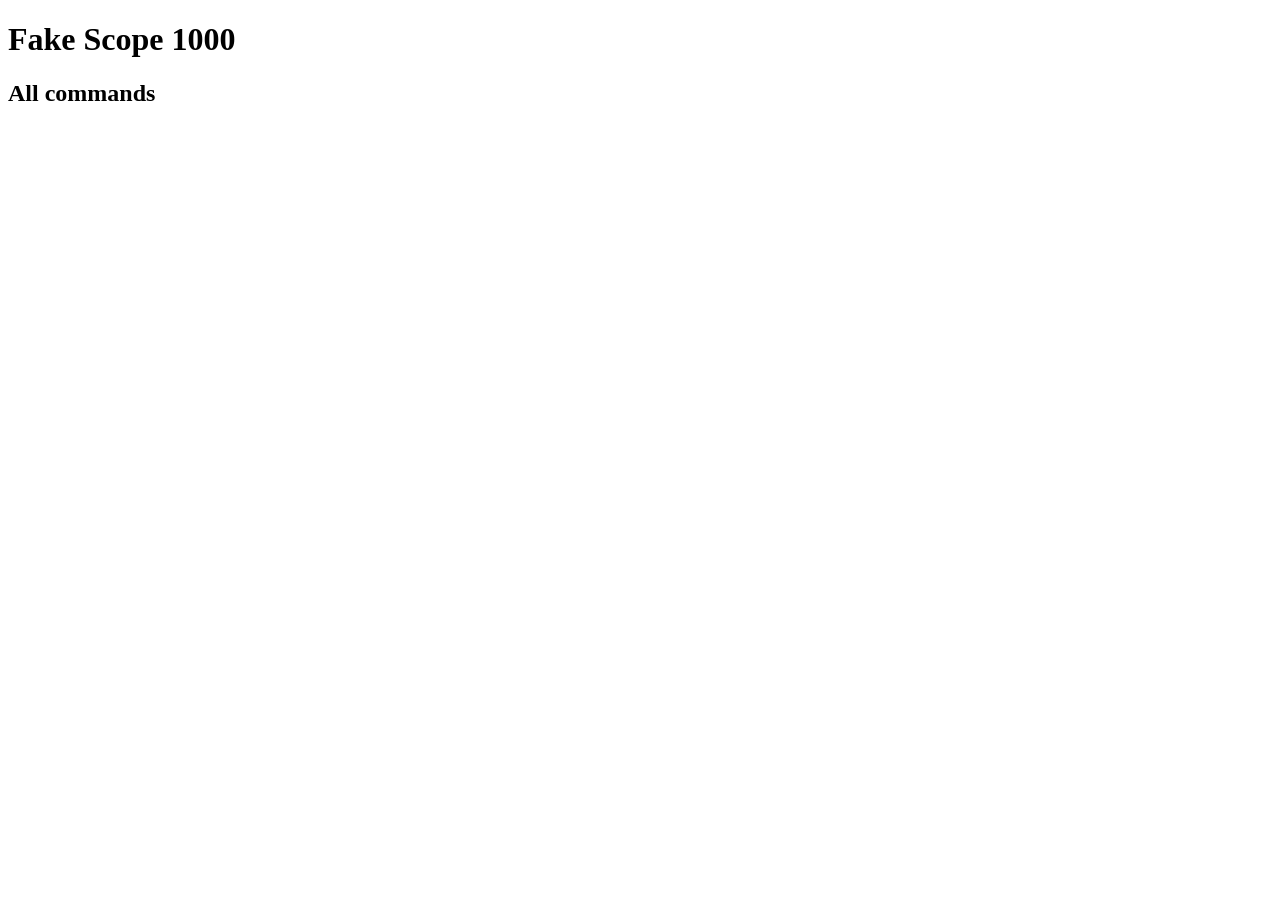
<file: tests/fixtures/reference_device.html>
<!doctype html>
<html><head><script type="application/ld+json">{"@context": "https://schema.org", "@graph": [{"@type": "TechArticle", "@id": "https://reference.invalid/equipment/instruments/fake-scope-1000#article", "headline": "Fake Scope 1000 SCPI Command Reference", "about": "Fake Scope 1000 SCPI remote-control command set", "articleSection": "Test & Measurement Automation", "keywords": ["Fake Scope 1000 SCPI", "FS1000 Series SCPI commands"], "isBasedOn": "FS1000 Programming Guide", "dateModified": "2026-01-02", "publisher": {"@type": "Organization", "name": "reference"}}, {"@type": "Dataset", "@id": "https://reference.invalid/equipment/instruments/fake-scope-1000#dataset", "name": "Fake Scope 1000 SCPI command set", "description": "3 SCPI commands across 3 subsystems for the Fake Scope 1000 (1 queries, 2 settable commands).", "variableMeasured": "SCPI command mnemonic, parameters, return values", "isBasedOn": "FS1000 Programming Guide"}, {"@type": "BreadcrumbList", "@id": "https://reference.invalid/equipment/instruments/fake-scope-1000#crumb", "itemListElement": [{"@type": "ListItem", "position": 1, "name": "Equipment", "item": "https://reference.invalid/equipment"}, {"@type": "ListItem", "position": 2, "name": "Fake", "item": "https://reference.invalid/equipment/vendors/fake"}, {"@type": "ListItem", "position": 3, "name": "FS1000 Series", "item": "https://reference.invalid/equipment/series/fs1000-series"}]}]}</script><script type="framer/handover" id="__framer__handoverData">["string", "Fake Scope 1000", "", "2026-01-02", "The Fake Scope 1000 is a pretend oscilloscope in the FS1000 Series family used only by the HIL scraper test-suite. It exposes a handful of SCPI commands so parsing, YAML round-tripping and manifest roll-up can be exercised without any network access.", "[{\"mnemonic\": \":CLEar\", \"subsystem\": \"CLEar\", \"is_query\": false, \"anchor\": \"clear\", \"description\": \"Clears the screen.\", \"section\": \"3.1\", \"page\": 10, \"parameters\": [], \"returns\": null, \"examples\": []}, {\"mnemonic\": \":MEASure:VPP\", \"subsystem\": \"MEASure\", \"is_query\": true, \"anchor\": \"measure-vpp\", \"description\": \"Measures peak-to-peak voltage.\", \"section\": \"3.4\", \"page\": 22, \"parameters\": [{\"name\": \"source\", \"type\": \"enum\", \"range_min\": null, \"range_max\": null, \"default\": \"CHAN1\", \"unit\": null, \"enum_values\": [\"CHAN1\", \"CHAN2\"], \"optional\": true, \"description\": \"Channel to measure.\"}], \"returns\": {\"type\": \"float\", \"description\": \"Peak-to-peak volts.\", \"enum_values\": [], \"range_min\": null, \"range_max\": null, \"unit\": \"V\"}, \"examples\": [\":MEASure:VPP? CHAN1 /*returns 3.3*/\"]}, {\"mnemonic\": \":CHANnel<n>:SCALe\", \"subsystem\": \"CHANnel<n>\", \"is_query\": false, \"anchor\": \"channel-scale\", \"description\": \"Sets vertical scale in volts per division.\", \"section\": \"3.2\", \"page\": 14, \"parameters\": [{\"name\": \"scale\", \"type\": \"float\", \"range_min\": 0.001, \"range_max\": 1000.0, \"default\": null, \"unit\": \"V\", \"enum_values\": [], \"optional\": false, \"description\": \"Volts per division.\"}], \"returns\": null, \"examples\": []}]", "{\"@context\": \"https://schema.org\", \"@graph\": [{\"@type\": \"TechArticle\", \"@id\": \"https://reference.invalid/equipment/instruments/fake-scope-1000#article\", \"headline\": \"Fake Scope 1000 SCPI Command Reference\", \"about\": \"Fake Scope 1000 SCPI remote-control command set\", \"articleSection\": \"Test & Measurement Automation\", \"keywords\": [\"Fake Scope 1000 SCPI\", \"FS1000 Series SCPI commands\"], \"isBasedOn\": \"FS1000 Programming Guide\", \"dateModified\": \"2026-01-02\", \"publisher\": {\"@type\": \"Organization\", \"name\": \"reference\"}}, {\"@type\": \"Dataset\", \"@id\": \"https://reference.invalid/equipment/instruments/fake-scope-1000#dataset\", \"name\": \"Fake Scope 1000 SCPI command set\", \"description\": \"3 SCPI commands across 3 subsystems for the Fake Scope 1000 (1 queries, 2 settable commands).\", \"variableMeasured\": \"SCPI command mnemonic, parameters, return values\", \"isBasedOn\": \"FS1000 Programming Guide\"}, {\"@type\": \"BreadcrumbList\", \"@id\": \"https://reference.invalid/equipment/instruments/fake-scope-1000#crumb\", \"itemListElement\": [{\"@type\": \"ListItem\", \"position\": 1, \"name\": \"Equipment\", \"item\": \"https://reference.invalid/equipment\"}, {\"@type\": \"ListItem\", \"position\": 2, \"name\": \"Fake\", \"item\": \"https://reference.invalid/equipment/vendors/fake\"}, {\"@type\": \"ListItem\", \"position\": 3, \"name\": \"FS1000 Series\", \"item\": \"https://reference.invalid/equipment/series/fs1000-series\"}]}]}", "number", 3, 2, 1, 2, "Fake"]</script></head><body><h1 class="framer-text">Fake Scope 1000</h1><h2 class="framer-text">All commands</h2></body></html>
</file>
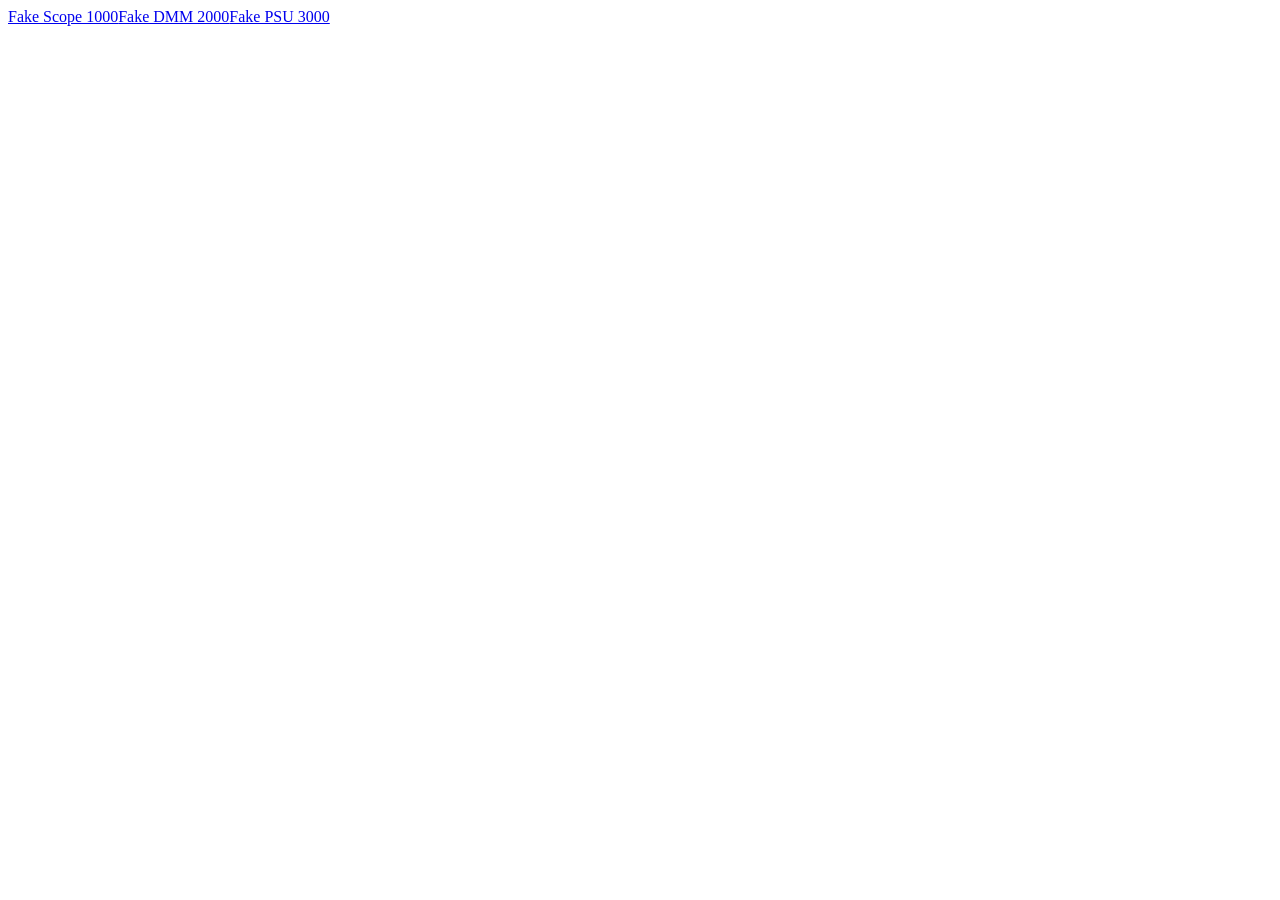
<file: tests/fixtures/reference_index.html>
<!doctype html>
<html><head><script type="framer/handover" id="__framer__handoverData">[{"0": 16, "1": 17}, "fake-scope-1000", "Fake Scope 1000", "oscilloscope", "aaa1", {"hpWTu_owi": 1, "eRVE7hbFO": 2, "YixQYNJC7": 3, "id": 4}, "fake-dmm-2000", "Fake DMM 2000", "multimeter", "bbb2", {"hpWTu_owi": 6, "eRVE7hbFO": 7, "YixQYNJC7": 8, "id": 9}, "fake-psu-3000", "Fake PSU 3000", "power supply", "ccc3", {"hpWTu_owi": 11, "eRVE7hbFO": 12, "YixQYNJC7": 13, "id": 14}, [5, 10, 15], ["Map"]]</script></head><body><a href="./equipment/instruments/fake-scope-1000">Fake Scope 1000</a><a href="./equipment/instruments/fake-dmm-2000">Fake DMM 2000</a><a href="./equipment/instruments/fake-psu-3000">Fake PSU 3000</a></body></html>
</file>
<file: site/assets/styles.css>
/* Hallmark · shape: Feature Stack · genre: modern-minimal · theme: Console (deal 2/3, seed hil-console) · job: try · draw: 0e285a
 * hero: Corridor · nav: banner over a retracting bar · footer: letter close · imagery: none/product · signature: the interactive bench · console: graphite
 * axes: dark/grotesk-sans/chromatic-amber · posture: restrained · contrast: pass · fold: pass · v2.0.0 */
/* Hallmark · pre-emit critique: P:B+ H:A- E:B+ S:A- R:A V:B · weakest: V, the bench figure carries the only ornament so prose sections stay rule-and-mono quiet */
@import url("./tokens.css");
@import url("./base.css");
@import url("./iso.css");

/* ---- Console -> Anatomy palette bridge (the bench lives on the same graphite) ---- */
.bench,
.loop-figure {
  --anatomy-page: var(--bench-page);
  --anatomy-card: var(--bench-card);
  --anatomy-paper: var(--bench-paper);
  --anatomy-face: var(--bench-face);
  --anatomy-top: var(--bench-top);
  --anatomy-shade-0: var(--bench-shade-0);
  --anatomy-shade-1: var(--bench-shade-1);
  --anatomy-shade-2: var(--bench-shade-2);
  --anatomy-shade-3: var(--bench-shade-3);
  --anatomy-lit-top: var(--bench-lit-top);
  --anatomy-lit-shade: var(--bench-lit-shade);
  --anatomy-hi: var(--bench-hi);
  --anatomy-mid: var(--bench-mid);
  --anatomy-lo: var(--bench-lo);
  --anatomy-faint: var(--bench-faint);
  --anatomy-lit: var(--color-accent);
  --anatomy-halo: var(--bench-halo);
  --anatomy-dot: var(--bench-dot);
  --anatomy-green: var(--color-ok);
  --anatomy-blue: var(--color-cool);
  --anatomy-red: var(--color-bad);
}
/* the kit ships tracked-caps plate corners; Console keeps labels sentence-case */
.iso-plate-corner[data-corner="title"],
.iso-plate-corner[data-corner="hint"] { text-transform: none; letter-spacing: 0; }
.iso-face-text[data-tone="lit"] { fill: var(--anatomy-lit); }
.iso-face-text[data-tone="blue"] { fill: var(--anatomy-blue); }
.iso-face-text[data-tone="green"] { fill: var(--anatomy-green); }

/* ---- page chrome ---- */
.skip-link { position: absolute; left: -9999px; top: 0; z-index: 60; padding: var(--space-sm) var(--space-md); background: var(--color-accent); color: var(--color-accent-ink); border-radius: var(--radius-pill); }
.skip-link:focus-visible { left: var(--space-md); top: var(--space-md); }

.site-header { position: sticky; top: 0; z-index: 40; background: color-mix(in oklab, var(--color-paper) 88%, transparent); backdrop-filter: blur(10px); border-bottom: var(--rule-hair) solid var(--color-rule); }
.site-header .container { display: flex; align-items: center; gap: var(--space-lg); min-height: 60px; }
.wordmark { display: inline-flex; align-items: baseline; gap: var(--space-xs); font-family: var(--font-outlier); font-size: var(--text-md); font-weight: 500; letter-spacing: -0.01em; text-decoration: none; color: var(--color-ink); }
.wordmark .mark { color: var(--color-accent); }
.wordmark .ver { color: var(--color-muted); font-size: var(--text-xs); }
.site-nav { margin-left: auto; display: flex; align-items: center; gap: var(--space-lg); }
.site-nav a { color: var(--color-muted); text-decoration: none; font-size: var(--text-sm); }
.site-nav a:hover { color: var(--color-ink); }
.site-nav .nav-cta { color: var(--color-accent); border: var(--rule-hair) solid var(--color-accent); padding: var(--space-xs) var(--space-sm); border-radius: var(--radius-pill); font-weight: 500; }
.site-nav .nav-cta:hover { background: var(--color-accent-soft); }
/* bilingual copy: html.zh flips every .i18n-en / .i18n-zh pair */
.i18n-zh { display: none; }
html.zh .i18n-en { display: none; }
html.zh .i18n-zh { display: inline; }
.lang-toggle { flex: none; appearance: none; cursor: pointer; background: transparent; border: var(--rule-hair) solid var(--color-rule); color: var(--color-muted); border-radius: var(--radius-pill); padding: var(--space-xs) var(--space-sm); font-family: var(--font-outlier); font-size: var(--text-xs); line-height: 1; }
.lang-toggle:hover { color: var(--color-ink); border-color: var(--color-rule-2); }
.lang-toggle[aria-pressed="true"] { color: var(--color-accent); border-color: var(--color-accent); background: var(--color-accent-soft); }
@media (max-width: 48rem) { .site-nav a:not(.nav-cta) { display: none; } }

/* ---- hero ---- */
.hero { padding-block: var(--space-3xl) var(--space-2xl); }
.hero-grid { display: grid; grid-template-columns: minmax(0, 1.15fr) minmax(0, 0.85fr); gap: var(--space-2xl); align-items: center; }
@media (max-width: 56rem) { .hero-grid { grid-template-columns: 1fr; gap: var(--space-xl); } }
.hero h1 { font-size: var(--text-display-s); }
.h1-accent { display: block; color: var(--color-accent); }
.hero .lead { margin-top: var(--space-md); color: var(--color-ink-2); }
.hero-cta { display: flex; flex-wrap: wrap; gap: var(--space-sm); margin-top: var(--space-lg); }
.btn { display: inline-flex; align-items: center; gap: var(--space-xs); padding: var(--space-sm) var(--space-md); border-radius: var(--radius-pill); border: var(--rule-hair) solid transparent; text-decoration: none; font-size: var(--text-sm); font-weight: 500; white-space: nowrap; }
.btn-primary { background: var(--color-accent); color: var(--color-accent-ink); }
.btn-primary:hover { filter: brightness(1.08); }
.btn-primary:active { filter: brightness(0.94); }
.btn-ghost { border-color: var(--color-rule-2); color: var(--color-ink); }
.btn-ghost:hover { border-color: var(--color-muted); }
.btn-ghost:active { background: var(--color-paper-2); }
.btn:disabled, .copy-btn:disabled, .bench-tab:disabled { opacity: 0.5; cursor: not-allowed; }
.stat-strip { display: flex; flex-wrap: wrap; gap: var(--space-xs) var(--space-lg); margin-top: var(--space-xl); padding-top: var(--space-md); border-top: var(--rule-hair) solid var(--color-rule); font-family: var(--font-outlier); font-size: var(--text-sm); color: var(--color-muted); }
.stat-strip b { color: var(--color-ink); font-weight: 500; }

/* the hero terminal card: a tactile bezel, not an empty frame */
.term { background: var(--color-paper-3); border: var(--rule-hair) solid var(--color-rule); border-radius: var(--radius-card); box-shadow: var(--shadow-card), inset 0 1px 0 0 color-mix(in oklab, var(--color-ink) 6%, transparent); overflow: hidden; }
.term-bar { display: flex; align-items: center; gap: var(--space-2xs); padding: var(--space-xs) var(--space-sm); border-bottom: var(--rule-hair) solid var(--color-rule); font-family: var(--font-outlier); font-size: var(--text-xs); color: var(--color-muted); }
.term-bar .dot { width: 9px; height: 9px; border-radius: 50%; background: var(--color-rule-2); }
.term-bar .dot.ok { background: var(--color-ok); }
.term-body { padding: var(--space-md) var(--space-md) var(--space-lg); font-family: var(--font-outlier); font-size: var(--text-sm); line-height: 1.75; color: var(--color-ink-2); white-space: pre-wrap; overflow-wrap: break-word; }
.term-body .p { color: var(--color-accent); }
.term-body .c { color: var(--color-cool); }
.term-body .g { color: var(--color-ok); }
.term-body .m { color: var(--color-muted); }

/* ---- generic section rhythm ---- */
.section { padding-block: var(--section-gap); border-top: var(--rule-hair) solid var(--color-rule); }
.section-head { position: relative; display: grid; grid-template-columns: minmax(0, 1fr) minmax(0, 1fr); gap: var(--space-xl); align-items: end; margin-bottom: var(--space-xl); }
@media (max-width: 56rem) { .section-head { grid-template-columns: 1fr; gap: var(--space-md); } }
.section-head .lead { color: var(--color-ink-2); }
.kicker { font-family: var(--font-outlier); font-size: var(--text-xs); color: var(--color-muted); margin-bottom: var(--space-sm); }
.section-flag { position: absolute; top: calc(-1 * var(--space-lg)); left: 0; margin: 0; }

/* ---- the bench switcher ---- */
.bench-tabs { display: flex; flex-wrap: wrap; gap: var(--space-xs); margin-bottom: var(--space-md); }
.bench-tab { appearance: none; cursor: pointer; background: transparent; border: var(--rule-hair) solid var(--color-rule); color: var(--color-muted); border-radius: var(--radius-pill); padding: var(--space-xs) var(--space-md); font-family: var(--font-outlier); font-size: var(--text-sm); }
.bench-tab:hover { color: var(--color-ink); border-color: var(--color-rule-2); }
.bench-tab:active { background: var(--color-paper-2); }
.bench-tab[aria-selected="true"] { background: var(--color-accent-soft); border-color: var(--color-accent); color: var(--color-accent); }
.bench-figure, .loop-figure { margin: 0; }
.bench-figure .iso-plate, .loop-figure .iso-plate { border-radius: var(--radius-card); box-shadow: 0 0 0 1px var(--color-rule); }
.bench-meta { display: flex; flex-wrap: wrap; gap: var(--space-xs) var(--space-lg); margin-top: var(--space-md); font-family: var(--font-outlier); font-size: var(--text-sm); color: var(--color-muted); }
.bench-meta .tag { color: var(--color-ink-2); }
.bench-part { margin-top: var(--space-sm); font-family: var(--font-outlier); font-size: var(--text-sm); color: var(--color-cool); min-height: 1.6em; }
/* ---- bench grid: agent console left, smaller figure right ---- */
.bench-grid { display: grid; grid-template-columns: minmax(0, 5fr) minmax(0, 7fr); gap: var(--space-lg); align-items: stretch; }
@media (max-width: 60rem) { .bench-grid { grid-template-columns: 1fr; } }
.agent-console { display: flex; flex-direction: column; background: var(--color-paper-3); border: var(--rule-hair) solid var(--color-rule); border-radius: var(--radius-card); overflow: hidden; }
.console-head { display: flex; justify-content: space-between; align-items: baseline; gap: var(--space-sm); padding: var(--space-sm) var(--space-md); border-bottom: var(--rule-hair) solid var(--color-rule); font-family: var(--font-outlier); font-size: var(--text-xs); color: var(--color-muted); }
.console-tag { color: var(--color-accent); }
.console-lines { list-style: none; margin: 0; padding: var(--space-md); display: grid; gap: var(--space-sm); align-content: start; flex: 1; font-family: var(--font-outlier); font-size: var(--text-xs); }
.console-line { display: grid; grid-template-columns: 3rem 1fr; gap: var(--space-sm); align-items: baseline; }
.console-line p { margin: 0; color: var(--color-ink-2); overflow-wrap: anywhere; }
.console-who { color: var(--color-muted); }
.console-line[data-kind="you"] .console-who { color: var(--color-accent); }
.console-line[data-kind="you"] p { color: var(--color-ink); }
.console-line[data-kind="call"] p { color: var(--color-cool); }
.console-line[data-kind="ok"] .console-who { color: var(--color-ok); }
.console-line[data-kind="note"] p { color: var(--color-muted); }
@media (prefers-reduced-motion: no-preference) {
  .agent-console.js .console-line { opacity: 0; }
  .agent-console.js.is-live .console-line { animation: prompt-in var(--dur-short) var(--ease-out) both; animation-delay: calc(var(--i, 0) * 360ms); }
  .agent-console.js.is-live .console-line:last-child p::after { content: ""; display: inline-block; width: 0.55ch; height: 1em; margin-left: 0.35ch; vertical-align: -0.15em; background: var(--color-accent); animation: caret-blink 1.1s steps(1) infinite; }
}
@keyframes caret-blink { 50% { opacity: 0; } }
/* ---- example prompts under the bench (they switch with the tabs) ---- */
.bench-prompts { margin-top: var(--space-lg); padding-top: var(--space-md); border-top: var(--rule-hair) solid var(--color-rule); }
.bench-prompts h3 { font-family: var(--font-display); font-size: var(--text-title); font-weight: var(--display-weight); letter-spacing: var(--tracking-display); color: var(--color-ink); }
.prompts-lead { margin-top: var(--space-xs); max-width: 68ch; color: var(--color-muted); font-size: var(--text-sm); }
.prompt-list { list-style: none; margin: var(--space-md) 0 0; padding: 0; display: grid; gap: var(--space-xs); }
.prompt-item { display: grid; grid-template-columns: minmax(8rem, 12rem) 1fr auto; gap: var(--space-sm); align-items: start; background: var(--color-paper-3); border: var(--rule-hair) solid var(--color-rule); border-radius: var(--radius-card); padding: var(--space-sm) var(--space-md); }
.prompt-tool { font-family: var(--font-outlier); font-size: var(--text-xs); color: var(--color-accent); border: var(--rule-hair) solid var(--color-accent-soft); border-radius: var(--radius-pill); padding: var(--space-3xs) var(--space-xs); white-space: nowrap; overflow: hidden; text-overflow: ellipsis; }
.prompt-item p { margin: 0; color: var(--color-ink-2); font-size: var(--text-sm); }
.prompt-item .copy-btn { justify-self: end; }
@media (prefers-reduced-motion: no-preference) {
  .prompt-item { animation: prompt-in var(--dur-short) var(--ease-out) both; }
  .prompt-item:nth-child(2) { animation-delay: var(--dur-micro); }
}
@keyframes prompt-in { from { opacity: 0; transform: translateY(4px); } to { opacity: 1; transform: none; } }
.bench-svg [data-part], .loop-svg [data-part] { transition: opacity var(--dur-short) var(--ease-out); cursor: pointer; }
@media (prefers-reduced-motion: no-preference) {
  .agent-spin { transform-box: fill-box; transform-origin: center; animation: agent-spin 1.4s linear infinite; }
  .agent-caret { animation: caret-blink 1.1s steps(1) infinite; }
}
@keyframes agent-spin { to { transform: rotate(360deg); } }
.bench-svg [data-part].is-dim, .loop-svg [data-part].is-dim { opacity: 0.35; }
.bench-svg:focus-visible, .loop-svg:focus-visible { outline: 2px solid var(--color-focus); outline-offset: 4px; border-radius: var(--radius-pill); }

/* ---- debug loop: figure + numbered steps, then the rig cards ---- */
.loop-grid { display: grid; grid-template-columns: minmax(0, 1fr) minmax(0, 29rem); gap: var(--space-lg); align-items: center; }
@media (max-width: 64rem) { .loop-grid { grid-template-columns: minmax(0, 1fr); } }
.loop-grid .loop-figure { width: 100%; max-width: 66rem; margin-inline: auto; }
.loop-track { position: relative; width: 100%; max-width: 30rem; margin-inline: auto; padding: 0 28px; }
.loop-track-svg { position: absolute; inset: 0; width: 100%; height: 100%; pointer-events: none; }
.loop-track-line { fill: none; stroke: var(--color-rule-2); stroke-width: 1.5; vector-effect: non-scaling-stroke; }
.loop-track-dash { fill: none; stroke: var(--color-accent); opacity: 0.45; stroke-width: 2; stroke-dasharray: 5 19; stroke-linecap: round; vector-effect: non-scaling-stroke; }
.loop-track-node circle:first-child { fill: var(--color-paper-2); stroke: var(--color-rule-2); stroke-width: 1.5; vector-effect: non-scaling-stroke; }
.loop-track-node circle:last-child { fill: none; stroke: var(--color-accent-soft); stroke-width: 1; vector-effect: non-scaling-stroke; }
.loop-track-arrow { position: absolute; top: 0; left: 0; width: 0; height: 0; offset-path: path("M100 14 H176 A24 24 0 0 1 200 38 V962 A24 24 0 0 1 176 986 H24 A24 24 0 0 1 0 962 V38 A24 24 0 0 1 24 14 Z"); offset-rotate: auto; offset-distance: 0%; }
.loop-track-arrow::before { content: ""; position: absolute; top: -5px; left: -5px; width: 10px; height: 10px; background: var(--color-accent); clip-path: polygon(0 0, 100% 50%, 0 100%); filter: drop-shadow(0 0 5px var(--color-accent-soft)); }
.loop-steps { position: relative; list-style: none; margin: 0; padding: 0; display: grid; grid-template-columns: minmax(0, 1fr); gap: var(--space-sm); align-content: center; }
.loop-steps li { display: grid; grid-template-columns: auto auto minmax(0, 1fr); grid-template-rows: auto auto; column-gap: var(--space-sm); row-gap: var(--space-2xs); align-items: center; padding: var(--space-sm); background: var(--color-paper-2); border: var(--rule-hair) solid var(--color-rule); border-radius: var(--radius-card); }
.loop-steps li > div { display: contents; }
.loop-art { grid-column: 1; grid-row: 1 / -1; width: 11.8rem; aspect-ratio: 4 / 3; object-fit: cover; display: block; border-radius: var(--radius-pill); border: var(--rule-hair) solid var(--color-rule); background: var(--color-paper-3); }
.loop-steps h3 { grid-column: 3; grid-row: 1; font-size: var(--text-md); font-weight: var(--display-weight); letter-spacing: var(--tracking-display); color: var(--color-ink); }
.loop-steps p { grid-column: 2 / -1; grid-row: 2; margin: 0; color: var(--color-ink-2); font-size: var(--text-sm); }
.loop-n { grid-column: 2; grid-row: 1; display: grid; place-items: center; width: 1.7rem; height: 1.7rem; border-radius: var(--radius-pill); background: var(--color-accent-soft); color: var(--color-accent); font-family: var(--font-outlier); font-size: var(--text-sm); }
.loop-svg [data-edge] { opacity: 0.3; transition: opacity var(--dur-short) var(--ease-out); }
.loop-svg [data-part].is-dim { opacity: 0.55; }
.loop-svg [data-edge].is-live { opacity: 1; }
.loop-token { will-change: transform; }
.loop-steps li.is-active { border-color: var(--color-accent); background: var(--color-paper-3); }
.loop-steps li.is-active .loop-art { border-color: var(--color-accent); }
.loop-steps li.is-active .loop-n { background: var(--color-accent); color: var(--color-accent-ink); }
@media (prefers-reduced-motion: no-preference) {
  .loop-track-dash { animation: loop-dash-run 1.6s linear infinite; }
  .loop-track-arrow { animation: loop-arrow-run 10s linear infinite; }
  .loop-steps li { animation: prompt-in var(--dur-short) var(--ease-out) both; }
  .loop-steps li:nth-child(2) { animation-delay: calc(var(--dur-micro) * 0.5); }
  .loop-steps li:nth-child(3) { animation-delay: calc(var(--dur-micro) * 1); }
  .loop-steps li:nth-child(4) { animation-delay: calc(var(--dur-micro) * 1.5); }
  .loop-steps li:nth-child(5) { animation-delay: calc(var(--dur-micro) * 2); }
}
@keyframes loop-dash-run { to { stroke-dashoffset: -24; } }
@keyframes loop-arrow-run { from { offset-distance: 0%; } to { offset-distance: 100%; } }
.rig { margin-top: var(--space-xl); }
.rig > h3 { font-family: var(--font-display); font-size: var(--text-title); font-weight: var(--display-weight); letter-spacing: var(--tracking-display); color: var(--color-ink); }
.rig-cards { display: grid; grid-template-columns: repeat(auto-fit, minmax(15rem, 1fr)); gap: var(--space-md); margin-top: var(--space-md); }
.rig-card { display: grid; gap: var(--space-xs); align-content: start; padding: var(--space-md); background: var(--color-paper-2); color: var(--color-ink-2); border: var(--rule-hair) solid var(--color-rule); border-radius: var(--radius-card); }
.rig-card h4 { font-size: var(--text-md); font-weight: var(--display-weight); color: var(--color-ink); }
.rig-wire { font-family: var(--font-outlier); font-size: var(--text-xs); color: var(--color-cool); }
.rig-card p { margin: 0; color: var(--color-ink-2); font-size: var(--text-sm); }
.rig-tags { margin-top: var(--space-md); font-family: var(--font-outlier); font-size: var(--text-xs); color: var(--color-muted); }

/* ---- layered stack (what's inside) ---- */
.stack { display: grid; gap: 0; border: var(--rule-hair) solid var(--color-rule); border-radius: var(--radius-card); overflow: hidden; }
.stack-row { display: grid; grid-template-columns: 132px minmax(0, 1fr); gap: var(--space-md); padding: var(--space-md) var(--space-lg); border-top: var(--rule-hair) solid var(--color-rule); background: var(--color-paper); }
.stack-row:first-child { border-top: 0; }
.stack-row:nth-child(odd) { background: var(--color-paper-2); }
.stack-row .layer { font-family: var(--font-outlier); font-size: var(--text-sm); color: var(--color-accent); }
.stack-row p { color: var(--color-ink-2); font-size: var(--text-sm); }
@media (max-width: 40rem) { .stack-row { grid-template-columns: 1fr; gap: var(--space-2xs); } .prompt-item { grid-template-columns: 1fr; } .prompt-item .copy-btn { justify-self: start; } }

/* ---- tables ---- */
.table-wrap { overflow-x: auto; border: var(--rule-hair) solid var(--color-rule); border-radius: var(--radius-card); }
table { width: 100%; border-collapse: collapse; font-size: var(--text-sm); }
th, td { text-align: left; padding: var(--space-sm) var(--space-md); border-bottom: var(--rule-hair) solid var(--color-rule); vertical-align: top; }
thead th { font-family: var(--font-outlier); font-weight: 500; color: var(--color-muted); background: var(--color-paper-2); }
tbody tr:last-child td { border-bottom: 0; }
td code, th code { font-family: var(--font-outlier); font-size: 0.92em; color: var(--color-cool); }

/* ---- copyable prompt line (hero install + bench prompts) ---- */
.hero-install { margin-top: var(--space-lg); display: grid; gap: var(--space-xs); max-width: 46rem; }
.hero-install-label { margin: 0; font-family: var(--font-outlier); font-size: var(--text-xs); color: var(--color-muted); }
.hero-install-shell { margin: 0; font-family: var(--font-outlier); font-size: var(--text-xs); color: var(--color-muted); overflow-wrap: anywhere; }
.hero-install-shell code { color: var(--color-cool); }
.prompt-cmd { display: flex; align-items: center; justify-content: space-between; gap: var(--space-md); font-family: var(--font-outlier); font-size: var(--text-sm); color: var(--color-muted); background: var(--color-paper-3); border: var(--rule-hair) solid var(--color-rule); border-radius: var(--radius-card); padding: var(--space-xs) var(--space-xs) var(--space-xs) var(--space-sm); }
.prompt-cmd code { overflow-wrap: anywhere; }
.copy-btn { flex: none; cursor: pointer; appearance: none; background: transparent; border: var(--rule-hair) solid var(--color-rule-2); color: var(--color-muted); border-radius: var(--radius-pill); padding: var(--space-2xs) var(--space-sm); font-family: var(--font-outlier); font-size: var(--text-xs); }
.copy-btn:hover { color: var(--color-ink); border-color: var(--color-muted); }
.copy-btn:active { background: var(--color-paper-2); }
.copy-btn[data-copied] { color: var(--color-ok); border-color: var(--color-ok); }

/* ---- FAQ ---- */
.faq { display: grid; gap: var(--space-lg); max-width: 76ch; }
.faq h3 { font-size: var(--text-lg); }
.faq p { color: var(--color-ink-2); margin-top: var(--space-xs); }

/* ---- footer ---- */
.site-footer { border-top: var(--rule-hair) solid var(--color-rule); padding-block: var(--space-2xl) var(--space-xl); color: var(--color-muted); font-size: var(--text-sm); }
.site-footer .container { display: grid; gap: var(--space-md); }
.footer-meta { list-style: none; margin: 0; padding: 0; display: flex; flex-wrap: wrap; gap: var(--space-xs) var(--space-lg); }
.site-footer nav { display: flex; flex-wrap: wrap; gap: var(--space-md); }
.site-footer a { color: var(--color-muted); }
.site-footer a:hover { color: var(--color-ink); }
</file>
